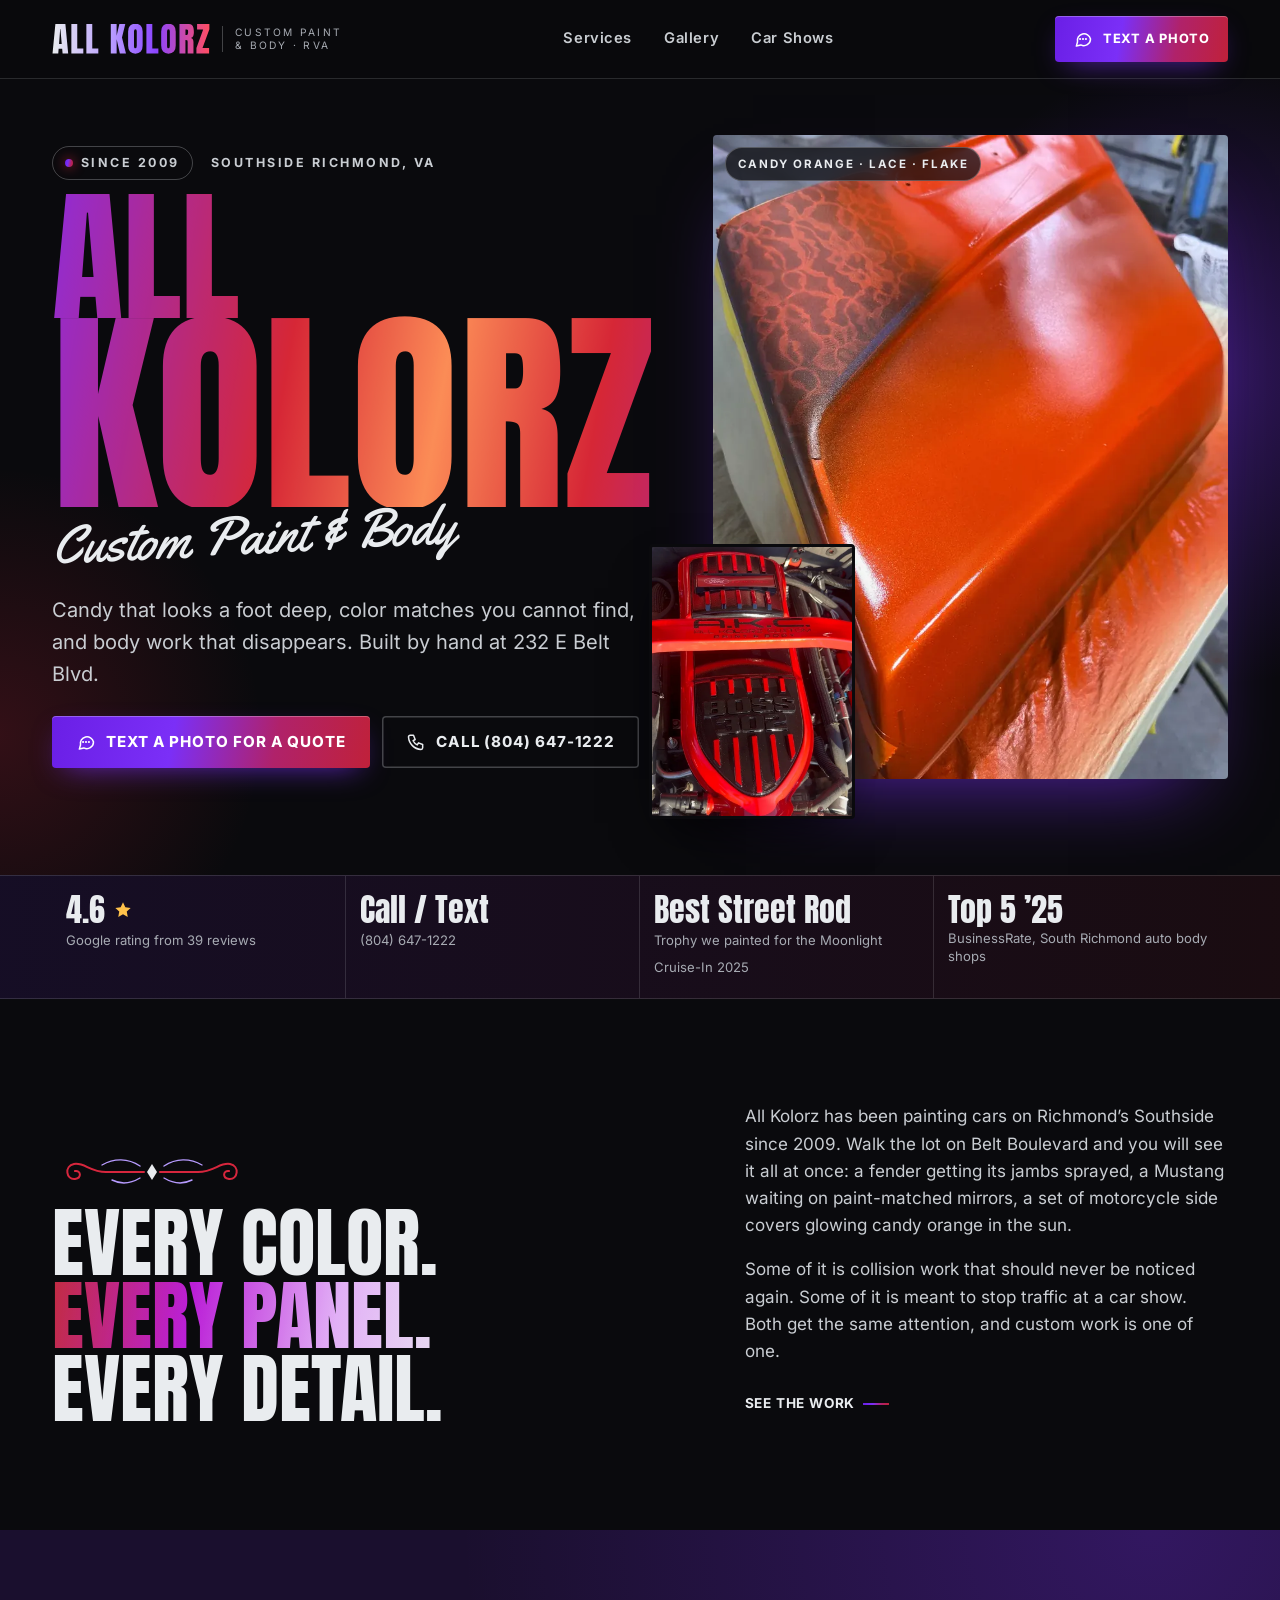
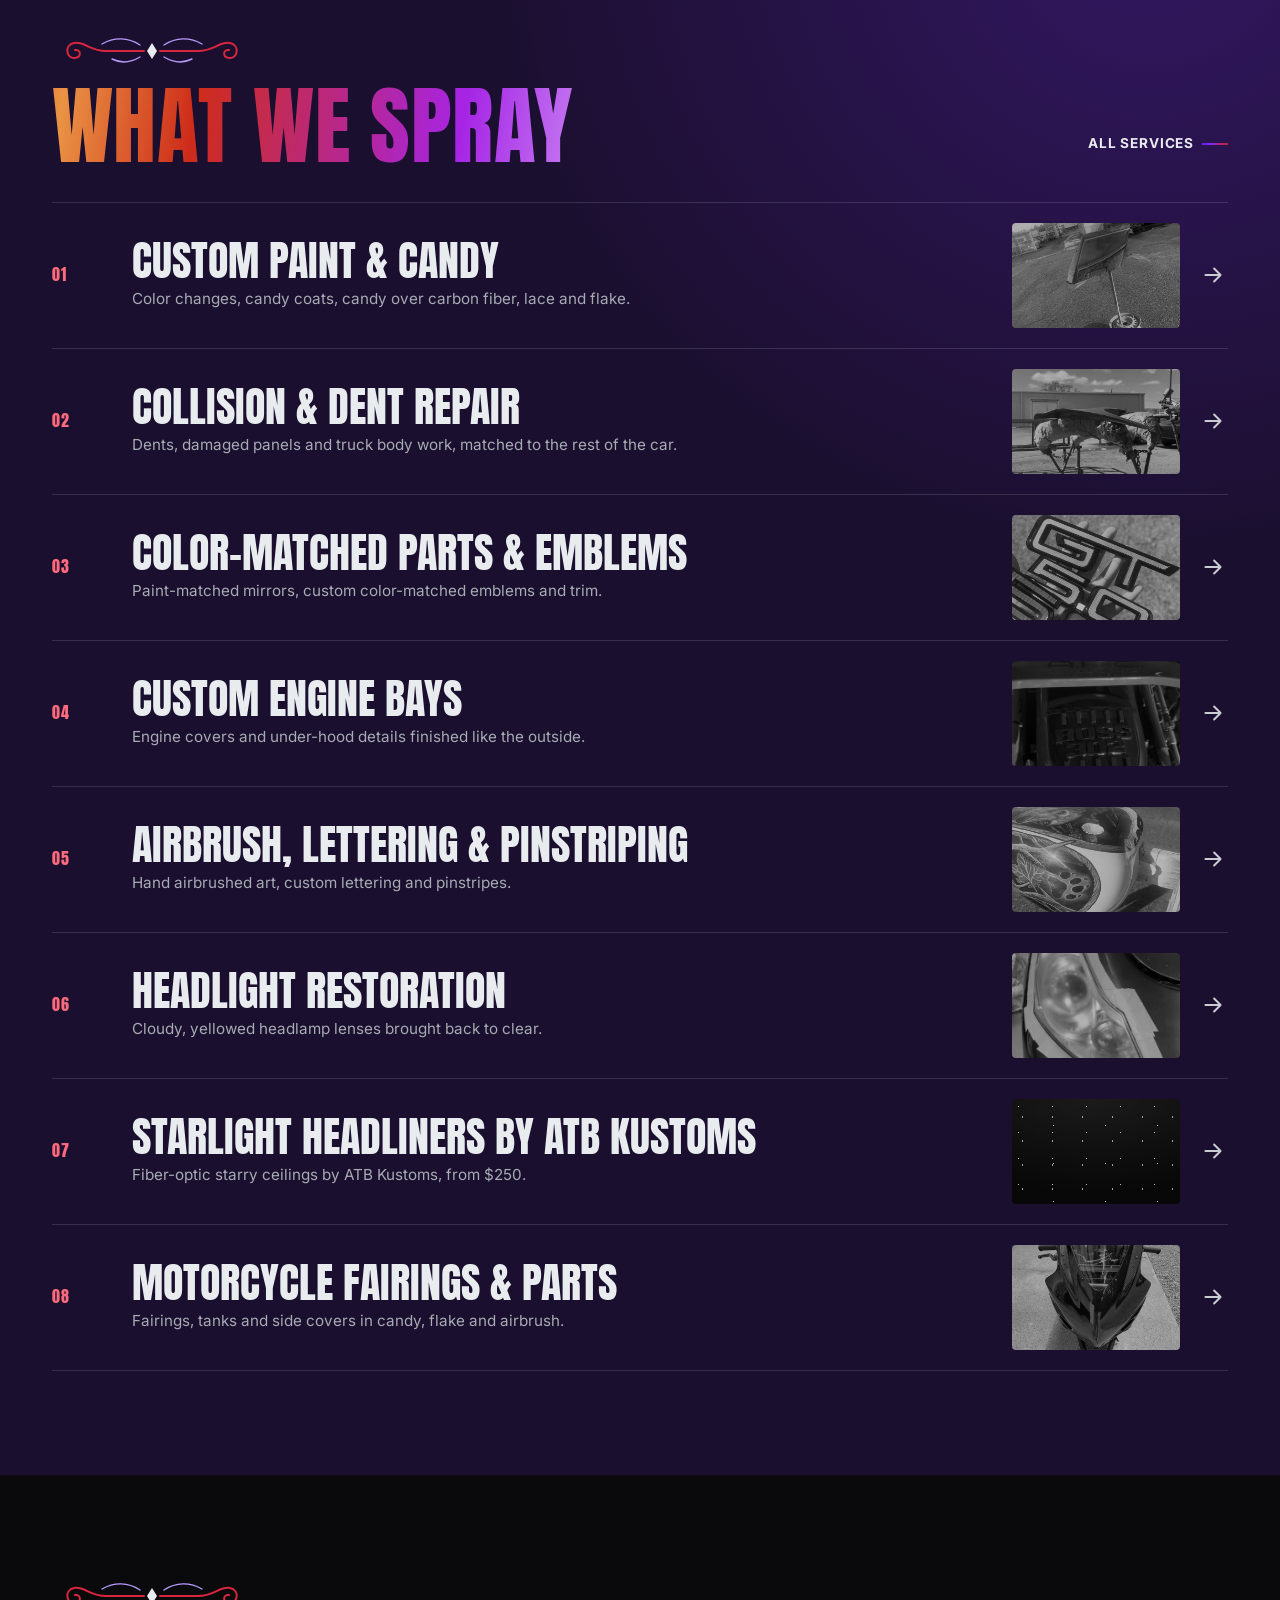
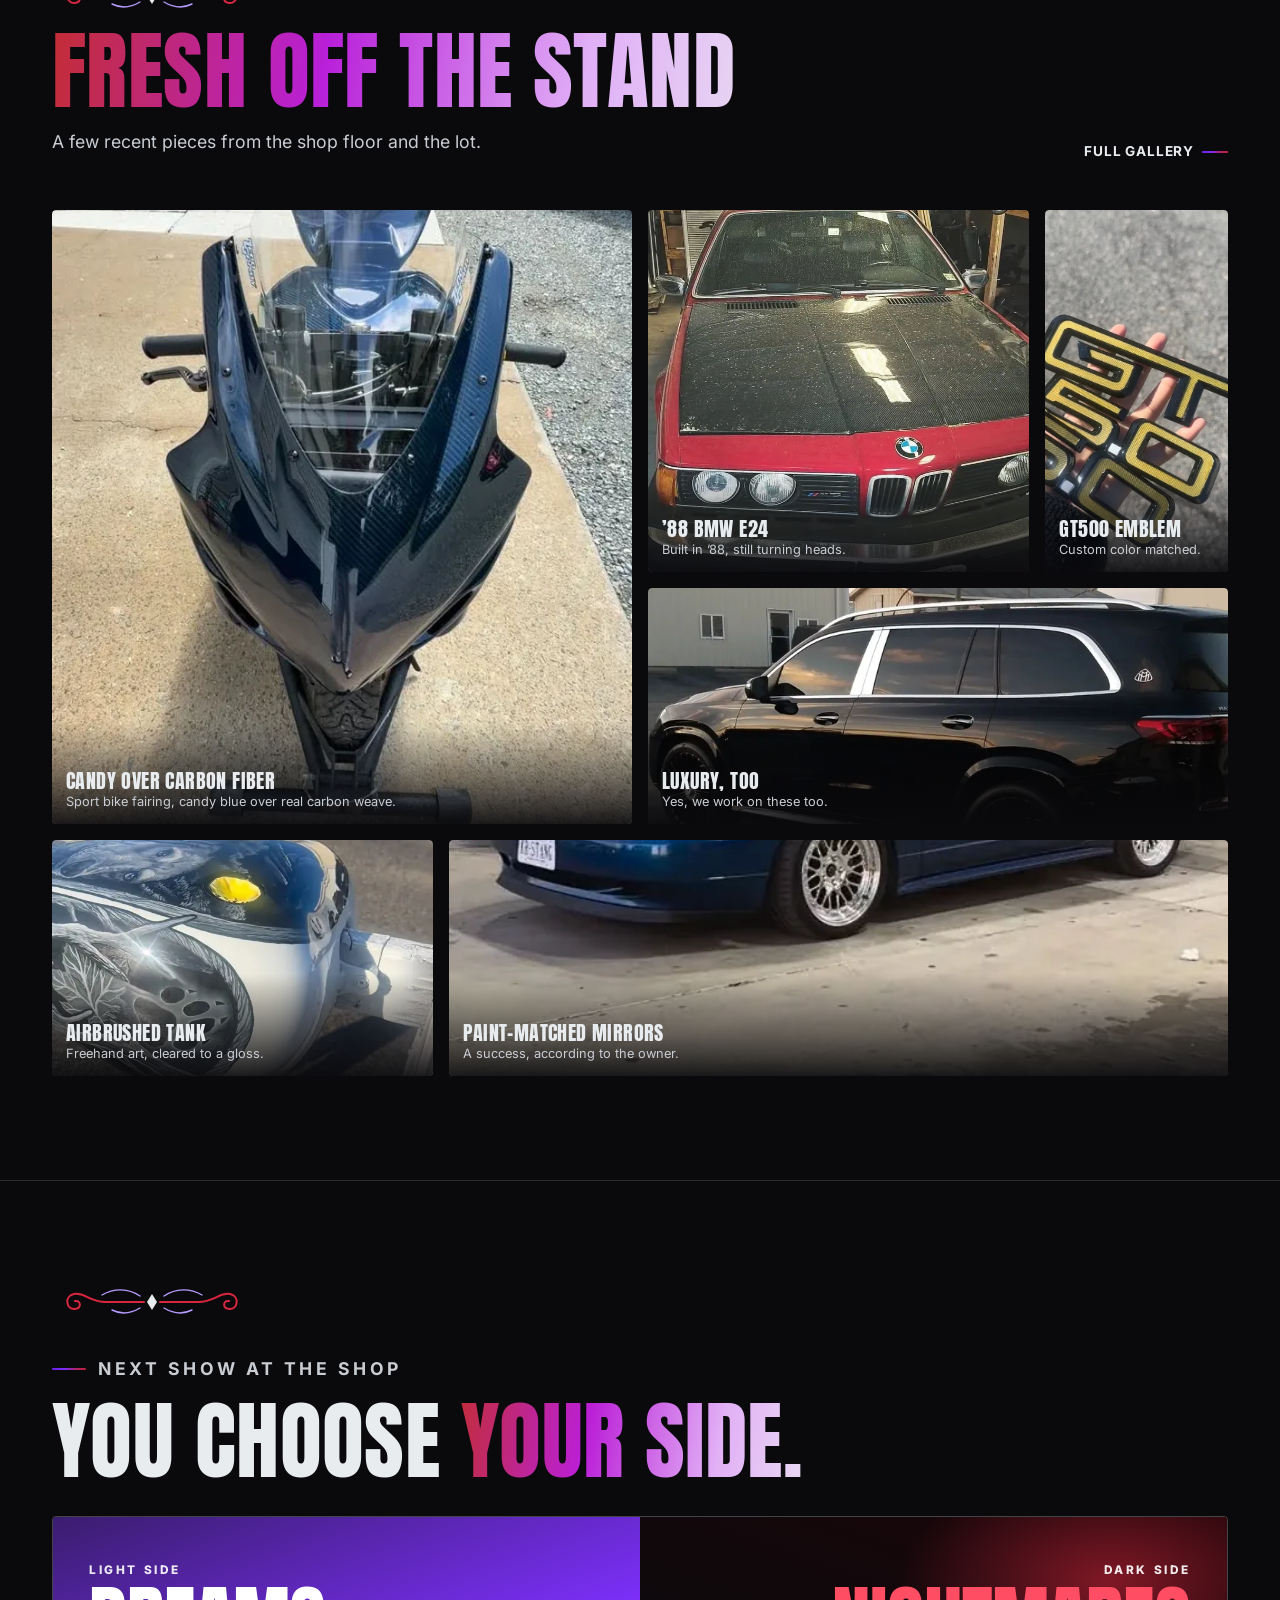
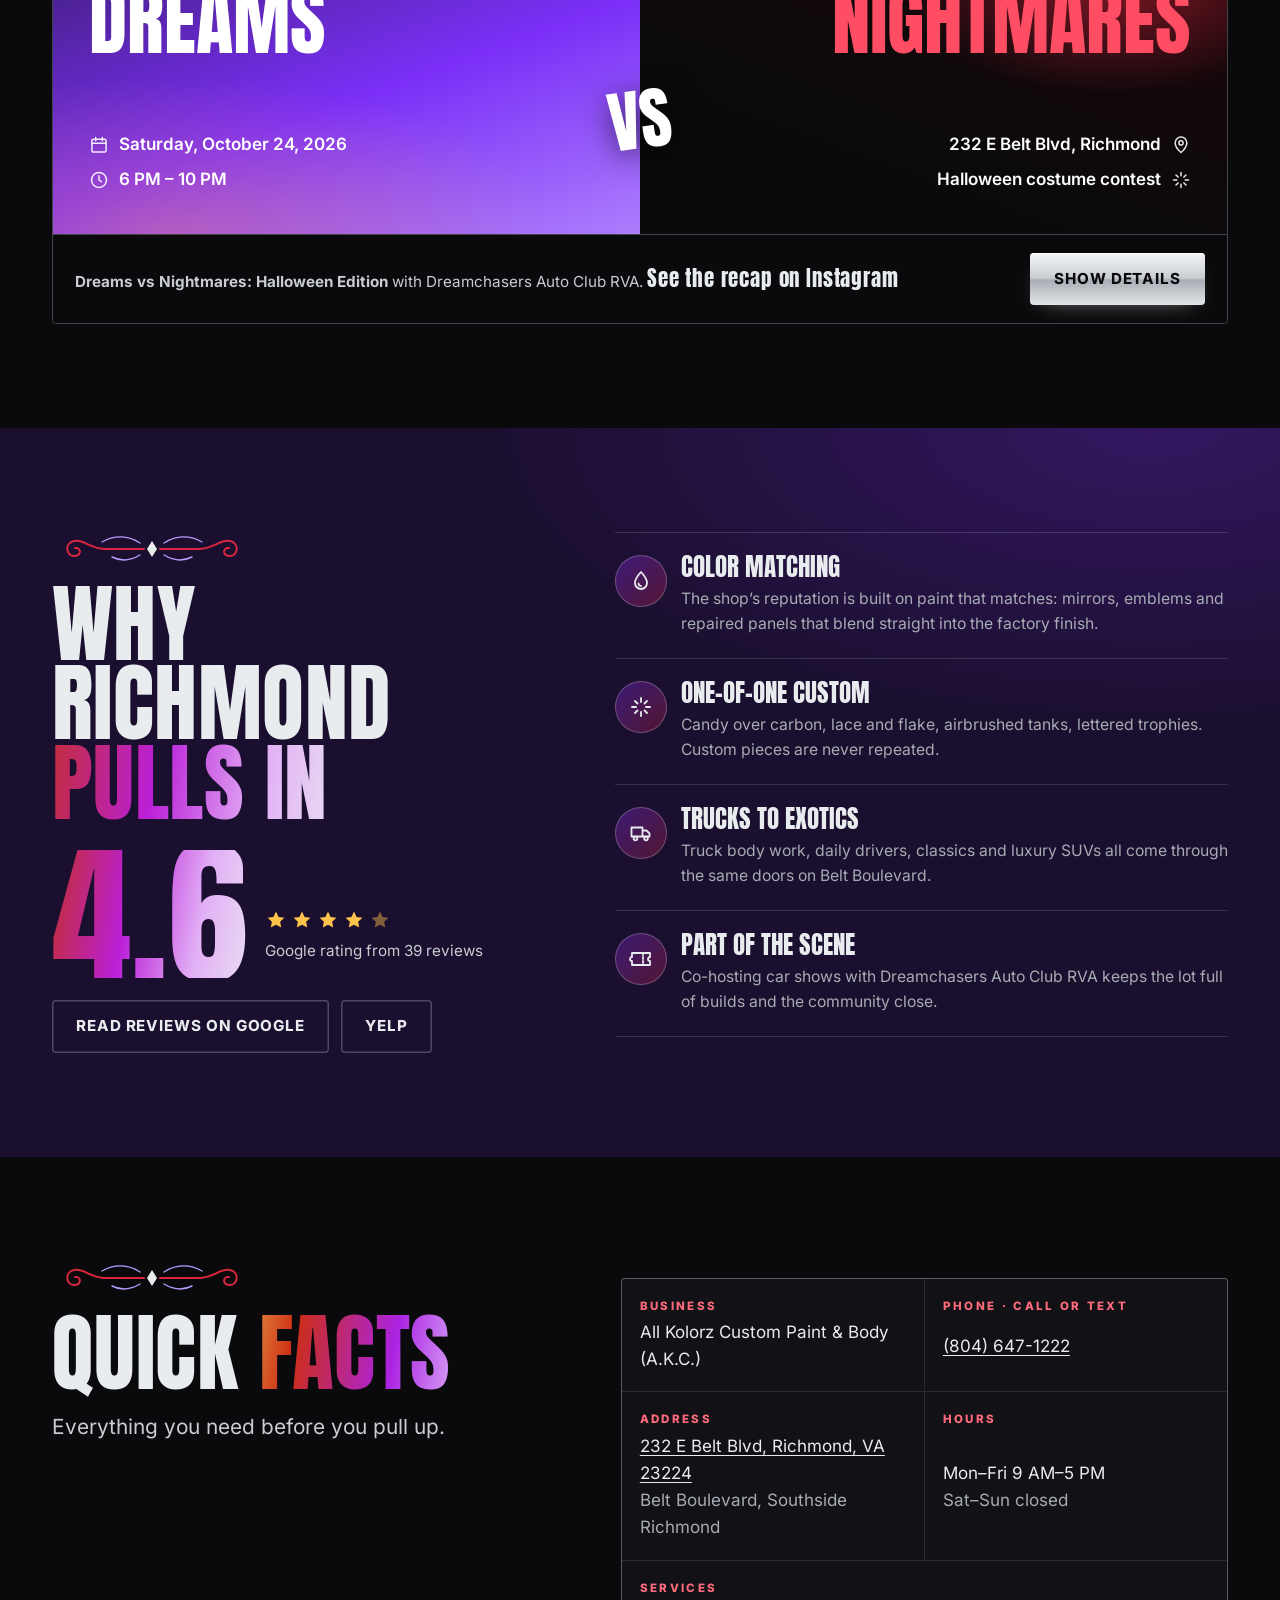
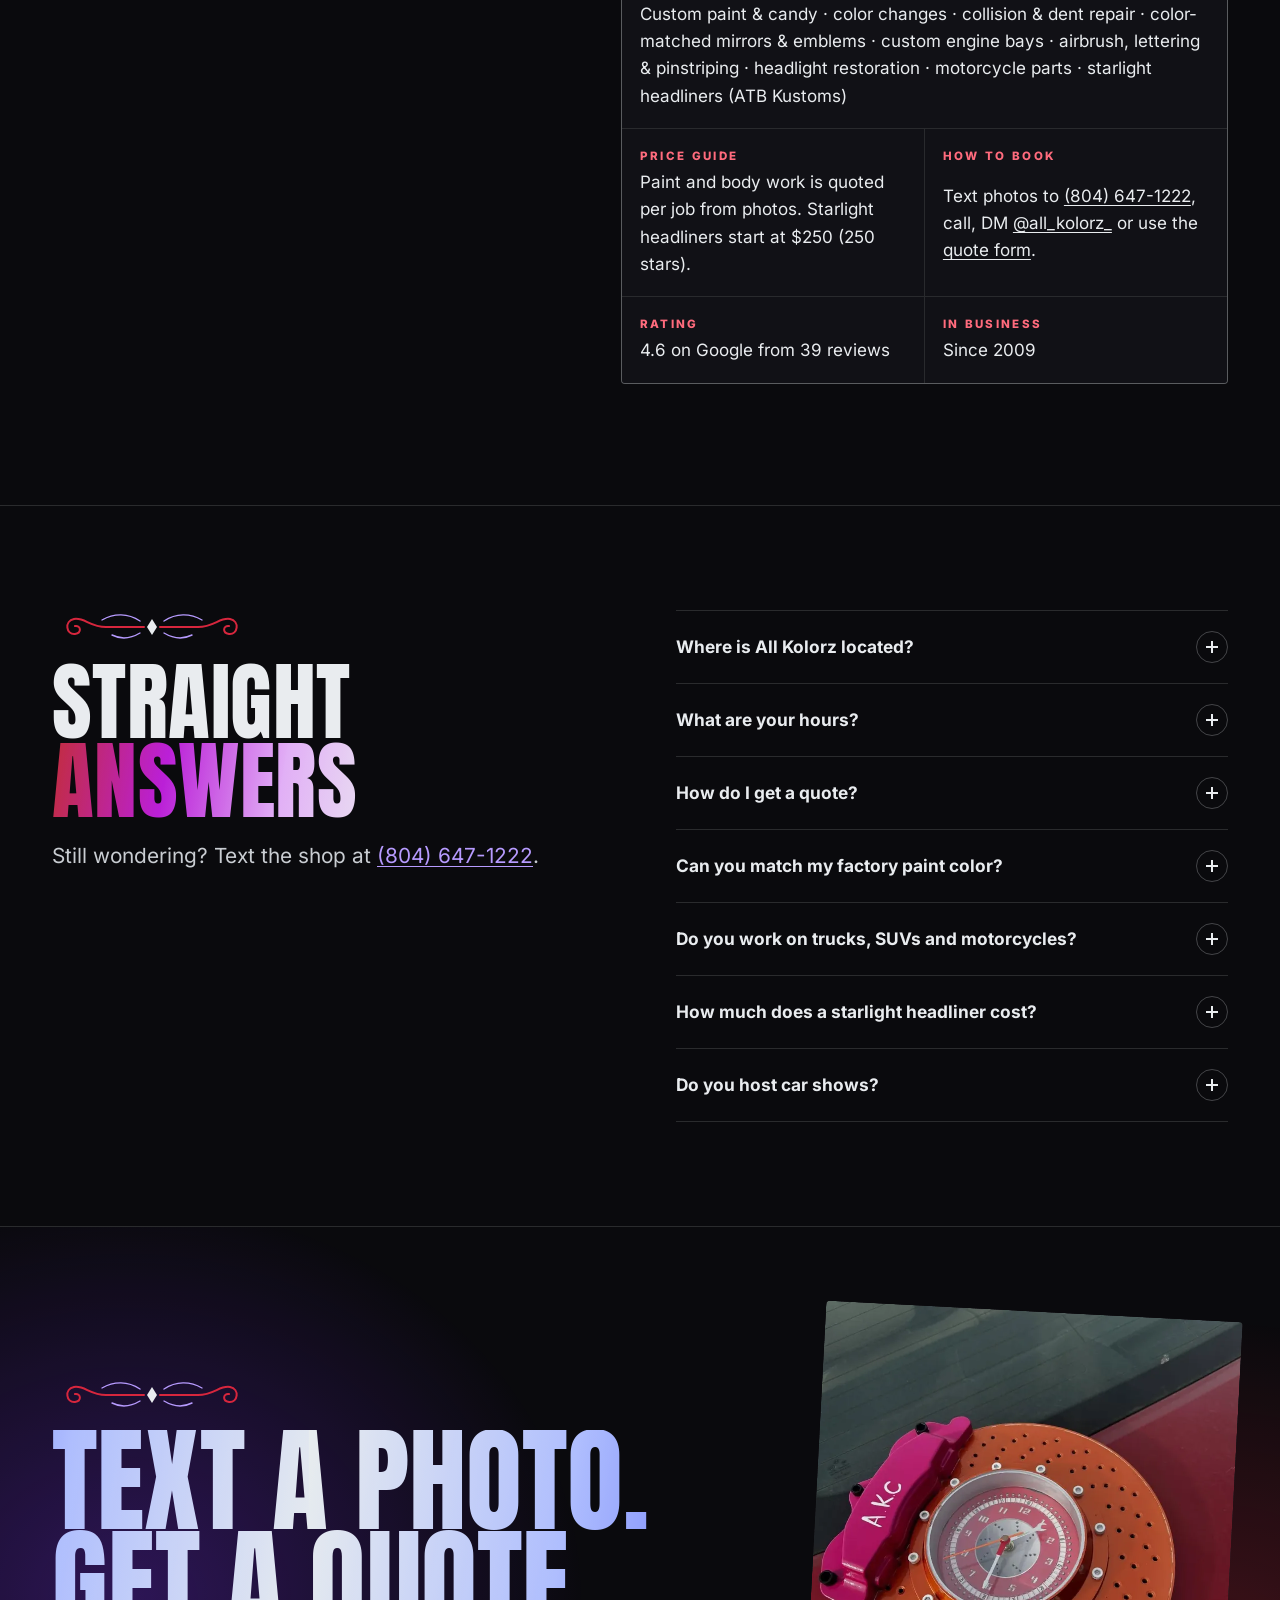
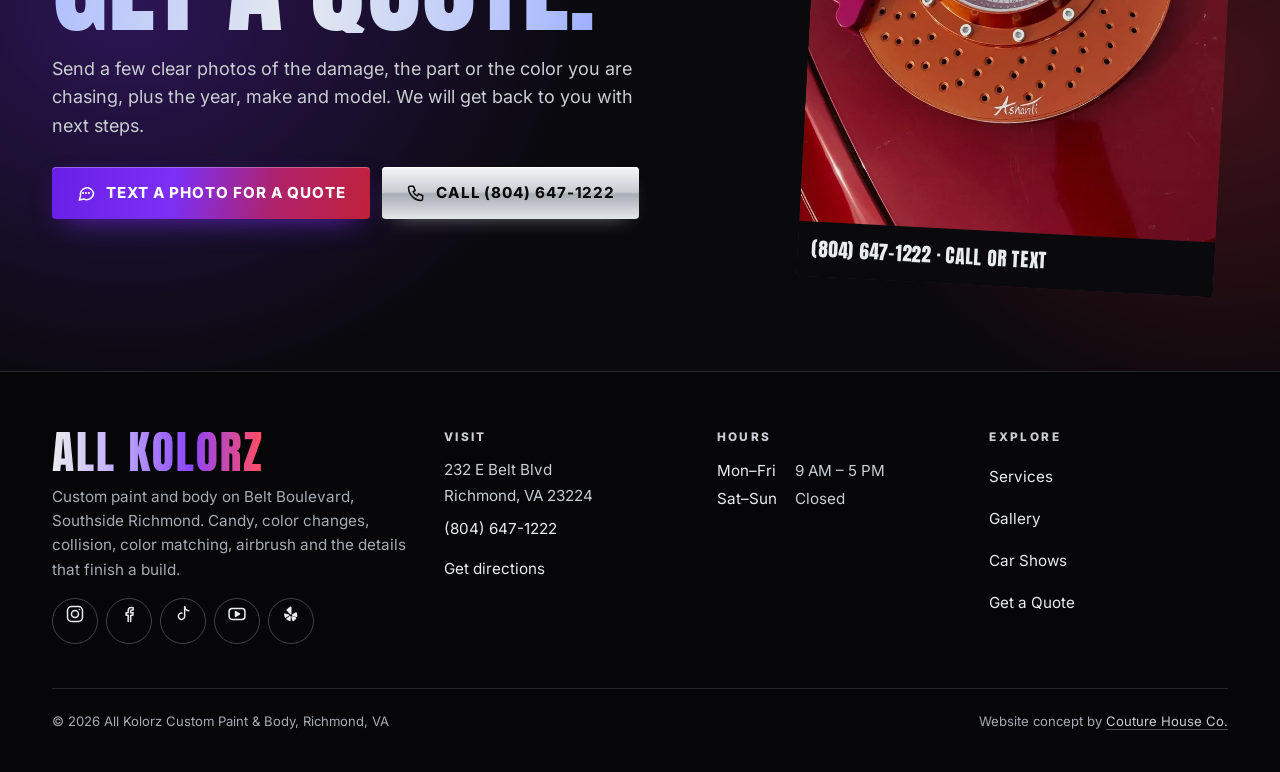
<file: index.html>
<!doctype html>
<html lang="en">
<head>
<meta charset="utf-8">
<meta name="viewport" content="width=device-width, initial-scale=1, viewport-fit=cover">
<title>All Kolorz Custom Paint &amp; Body | Richmond, VA</title>
<meta name="description" content="Custom paint, candy, collision repair and color matching on Belt Blvd in Southside Richmond, VA. Since 2009. Text a photo for a quote: (804) 647-1222.">
<link rel="canonical" href="https://all-kolorz-custom-paint-body.netlify.app/">
<meta name="theme-color" content="#0A0A0D">
<meta name="color-scheme" content="dark">
<meta name="robots" content="index, follow, max-image-preview:large">
<meta property="og:type" content="website">
<meta property="og:site_name" content="All Kolorz Custom Paint &amp; Body">
<meta property="og:title" content="All Kolorz Custom Paint &amp; Body | Richmond, VA">
<meta property="og:description" content="Custom paint, candy, collision repair and color matching on Belt Blvd in Southside Richmond, VA. Since 2009. Text a photo for a quote: (804) 647-1222.">
<meta property="og:url" content="https://all-kolorz-custom-paint-body.netlify.app/">
<meta property="og:image" content="https://all-kolorz-custom-paint-body.netlify.app/assets/img/og.jpg">
<meta property="og:image:width" content="1200">
<meta property="og:image:height" content="630">
<meta property="og:image:alt" content="All Kolorz Custom Paint and Body wordmark beside a candy orange motorcycle part">
<meta property="og:locale" content="en_US">
<meta name="twitter:card" content="summary_large_image">
<meta name="twitter:title" content="All Kolorz Custom Paint &amp; Body | Richmond, VA">
<meta name="twitter:description" content="Custom paint, candy, collision repair and color matching on Belt Blvd in Southside Richmond, VA. Since 2009. Text a photo for a quote: (804) 647-1222.">
<meta name="twitter:image" content="https://all-kolorz-custom-paint-body.netlify.app/assets/img/og.jpg">
<link rel="icon" href="favicon.svg" type="image/svg+xml">
<link rel="icon" href="assets/img/favicon-32.png" sizes="32x32" type="image/png">
<link rel="apple-touch-icon" href="assets/img/apple-touch-icon.png">
<link rel="manifest" href="site.webmanifest">
<link rel="preload" href="assets/fonts/anton-latin-400-normal.woff2" as="font" type="font/woff2" crossorigin>
<link rel="preload" href="assets/fonts/inter-latin-wght-normal.woff2" as="font" type="font/woff2" crossorigin>
<link rel="stylesheet" href="assets/css/fonts.css?v=20260930b">
<link rel="stylesheet" href="assets/css/site.css?v=20260930b">
<script>document.documentElement.classList.add('js')</script>
<script src="assets/js/site.js" defer></script>
<script type="application/ld+json">{"@context":"https://schema.org","@type":"AutoBodyShop","@id":"https://all-kolorz-custom-paint-body.netlify.app/#business","name":"All Kolorz Custom Paint & Body","alternateName":["All Kolorz","A.K.C. Paint & Body"],"url":"https://all-kolorz-custom-paint-body.netlify.app/","logo":"https://all-kolorz-custom-paint-body.netlify.app/assets/img/logo.png","image":["https://all-kolorz-custom-paint-body.netlify.app/assets/img/og.jpg","https://all-kolorz-custom-paint-body.netlify.app/assets/img/candy-orange-fairing-lace.webp","https://all-kolorz-custom-paint-body.netlify.app/assets/img/custom-engine-bay-boss-302.webp"],"description":"Custom paint and body shop on Belt Boulevard in Southside Richmond, VA: candy paint and color changes, collision and dent repair, color-matched parts and emblems, custom engine bays, airbrush, lettering, pinstriping, headlight restoration and starlight headliners.","telephone":"+1-804-647-1222","address":{"@type":"PostalAddress","streetAddress":"232 E Belt Blvd","addressLocality":"Richmond","addressRegion":"VA","postalCode":"23224","addressCountry":"US"},"openingHoursSpecification":[{"@type":"OpeningHoursSpecification","dayOfWeek":["Monday","Tuesday","Wednesday","Thursday","Friday"],"opens":"09:00","closes":"17:00"}],"foundingDate":"2009","areaServed":[{"@type":"City","name":"Richmond, VA"},{"@type":"Place","name":"Southside Richmond"},{"@type":"AdministrativeArea","name":"Chesterfield County, VA"},{"@type":"AdministrativeArea","name":"Henrico County, VA"}],"sameAs":["https://www.instagram.com/all_kolorz_/","https://www.facebook.com/allkolorz804/","https://www.tiktok.com/@allkolorzcustompaint","https://www.youtube.com/@AllKolorzCustomPaint","https://www.yelp.com/biz/all-kolorz-custom-paint-and-body-richmond"],"hasMap":"https://www.google.com/maps/search/?api=1&query=All+Kolorz+Custom+Paint+%26+Body+232+E+Belt+Blvd+Richmond+VA+23224","hasOfferCatalog":{"@type":"OfferCatalog","name":"Custom paint and body services","itemListElement":[{"@type":"Offer","itemOffered":{"@type":"Service","name":"Custom Paint & Candy","description":"Color changes, candy coats including candy over carbon fiber, lace and flake finishes.","url":"https://all-kolorz-custom-paint-body.netlify.app/services.html#custom-paint"}},{"@type":"Offer","itemOffered":{"@type":"Service","name":"Collision & Dent Repair","description":"Collision and dent repair, panel refinishing and truck body work, color matched to the car.","url":"https://all-kolorz-custom-paint-body.netlify.app/services.html#collision"}},{"@type":"Offer","itemOffered":{"@type":"Service","name":"Color-Matched Parts & Emblems","description":"Paint-matched mirrors, custom color-matched emblems and trim.","url":"https://all-kolorz-custom-paint-body.netlify.app/services.html#color-matched"}},{"@type":"Offer","itemOffered":{"@type":"Service","name":"Custom Engine Bays","description":"Custom-painted engine covers, bays and under-hood details.","url":"https://all-kolorz-custom-paint-body.netlify.app/services.html#engine-bays"}},{"@type":"Offer","itemOffered":{"@type":"Service","name":"Airbrush, Lettering & Pinstriping","description":"Hand airbrushed art, custom lettering and pinstriping on vehicles, parts and one-off pieces.","url":"https://all-kolorz-custom-paint-body.netlify.app/services.html#airbrush"}},{"@type":"Offer","itemOffered":{"@type":"Service","name":"Headlight Restoration","description":"Restoring cloudy, yellowed headlamp lenses.","url":"https://all-kolorz-custom-paint-body.netlify.app/services.html#headlights"}},{"@type":"Offer","itemOffered":{"@type":"Service","name":"Starlight Headliners by ATB Kustoms","description":"Fiber-optic starlight headliner installs with color and brightness control.","url":"https://all-kolorz-custom-paint-body.netlify.app/services.html#starlight"},"priceSpecification":{"@type":"PriceSpecification","minPrice":250,"maxPrice":900,"priceCurrency":"USD","description":"Starting prices from 250 to 1,200 stars; varies by vehicle"}},{"@type":"Offer","itemOffered":{"@type":"Service","name":"Motorcycle Fairings & Parts","description":"Paint, candy and airbrush for motorcycle fairings, tanks and side covers.","url":"https://all-kolorz-custom-paint-body.netlify.app/services.html#motorcycle"}}]},"aggregateRating":{"@type":"AggregateRating","ratingValue":"4.6","reviewCount":"39","bestRating":"5","worstRating":"1"}}</script>
<script type="application/ld+json">{"@context":"https://schema.org","@type":"WebSite","name":"All Kolorz Custom Paint & Body","url":"https://all-kolorz-custom-paint-body.netlify.app/","publisher":{"@id":"https://all-kolorz-custom-paint-body.netlify.app/#business"}}</script>
<script type="application/ld+json">{"@context":"https://schema.org","@type":"FAQPage","mainEntity":[{"@type":"Question","name":"Where is All Kolorz located?","acceptedAnswer":{"@type":"Answer","text":"All Kolorz Custom Paint &amp; Body is at 232 E Belt Blvd, Richmond, VA 23224, on Belt Boulevard in Southside Richmond."}},{"@type":"Question","name":"What are your hours?","acceptedAnswer":{"@type":"Answer","text":"Monday through Friday, 9 AM to 5 PM. The shop is closed Saturday and Sunday; evening car shows are announced on Instagram."}},{"@type":"Question","name":"How do I get a quote?","acceptedAnswer":{"@type":"Answer","text":"Text clear photos plus your vehicle year, make and model to (804) 647-1222, call, send a DM to @all_kolorz_ on Instagram, or fill out the quote form on this site. Every job is priced individually."}},{"@type":"Question","name":"Can you match my factory paint color?","acceptedAnswer":{"@type":"Answer","text":"Yes. Color matching is what the shop is known for, from paint-matched mirrors and emblems to panels blended back into the rest of the car."}},{"@type":"Question","name":"Do you work on trucks, SUVs and motorcycles?","acceptedAnswer":{"@type":"Answer","text":"Yes. The shop handles cars, trucks and SUVs, from daily drivers to luxury SUVs and classics, and paints motorcycle fairings, tanks and side covers."}},{"@type":"Question","name":"How much does a starlight headliner cost?","acceptedAnswer":{"@type":"Answer","text":"ATB Kustoms starlight packages start at $250 for 250 stars and run to $900 for 1,200 stars, with larger counts priced per vehicle. Prices vary by vehicle type."}},{"@type":"Question","name":"Do you host car shows?","acceptedAnswer":{"@type":"Answer","text":"Yes. All Kolorz co-hosts car shows with Dreamchasers Auto Club RVA at the shop. The next one is Dreams vs Nightmares: Halloween Edition on Saturday, October 24, 2026, 6 to 10 PM."}}]}</script>
</head><body>
<a class="skip" href="#main">Skip to content</a>
<header class="site-header">
  <div class="wrap">
    <a class="brand" href="index.html" aria-label="All Kolorz Custom Paint and Body, home"><svg class="" viewBox="0 31.7 460.4 86" role="img" aria-label="All Kolorz"><defs><linearGradient id="wm-h" x1="0" y1="0" x2="1" y2="0"><stop offset="0" stop-color="#E9ECEF"/><stop offset=".38" stop-color="#B79BFF"/><stop offset=".66" stop-color="#8B45FF"/><stop offset="1" stop-color="#FF4D63"/></linearGradient></defs><path fill="url(#wm-h)" d="M1.46484375 117.626953125 9.765625 31.689453125H38.916015625L47.0703125 117.626953125H30.810546875L29.58984375 103.759765625H19.23828125L18.1640625 117.626953125ZM20.458984375 90.0390625H28.271484375L24.51171875 46.337890625H23.73046875ZM56.34375 117.626953125V31.689453125H73.53125V102.978515625H91.20703125V117.626953125ZM100.08984375 117.626953125V31.689453125H117.27734375V102.978515625H134.953125V117.626953125ZM171.2734375 117.626953125V31.689453125H188.265625V66.11328125L196.2734375 31.689453125H213.55859375L203.939453125 71.044921875L215.560546875 117.626953125H197.73828125L188.36328125 76.025390625V117.626953125ZM242.998046875 118.408203125Q232.6953125 118.408203125 227.2509765625 112.1826171875Q221.806640625 105.95703125 221.806640625 94.189453125V53.369140625Q221.806640625 42.333984375 227.2021484375 36.62109375Q232.59765625 30.908203125 242.998046875 30.908203125Q253.3984375 30.908203125 258.7939453125 36.62109375Q264.189453125 42.333984375 264.189453125 53.369140625V94.189453125Q264.189453125 105.95703125 258.7451171875 112.1826171875Q253.30078125 118.408203125 242.998046875 118.408203125ZM243.14453125 102.587890625Q247.05078125 102.587890625 247.05078125 95.01953125V53.076171875Q247.05078125 46.728515625 243.2421875 46.728515625Q238.9453125 46.728515625 238.9453125 53.22265625V95.1171875Q238.9453125 99.12109375 239.921875 100.8544921875Q240.8984375 102.587890625 243.14453125 102.587890625ZM275.123046875 117.626953125V31.689453125H292.310546875V102.978515625H309.986328125V117.626953125ZM339.376953125 118.408203125Q329.07421875 118.408203125 323.6298828125 112.1826171875Q318.185546875 105.95703125 318.185546875 94.189453125V53.369140625Q318.185546875 42.333984375 323.5810546875 36.62109375Q328.9765625 30.908203125 339.376953125 30.908203125Q349.77734375 30.908203125 355.1728515625 36.62109375Q360.568359375 42.333984375 360.568359375 53.369140625V94.189453125Q360.568359375 105.95703125 355.1240234375 112.1826171875Q349.6796875 118.408203125 339.376953125 118.408203125ZM339.5234375 102.587890625Q343.4296875 102.587890625 343.4296875 95.01953125V53.076171875Q343.4296875 46.728515625 339.62109375 46.728515625Q335.32421875 46.728515625 335.32421875 53.22265625V95.1171875Q335.32421875 99.12109375 336.30078125 100.8544921875Q337.27734375 102.587890625 339.5234375 102.587890625ZM371.501953125 117.626953125V31.689453125H397.869140625Q404.4609375 31.689453125 407.830078125 34.6923828125Q411.19921875 37.6953125 412.3466796875 43.0908203125Q413.494140625 48.486328125 413.494140625 55.76171875Q413.494140625 62.79296875 411.7119140625 66.9921875Q409.9296875 71.19140625 404.998046875 72.802734375Q409.05078125 73.6328125 410.6865234375 76.8310546875Q412.322265625 80.029296875 412.322265625 85.107421875V117.626953125H395.37890625V83.984375Q395.37890625 80.224609375 393.8408203125 79.3212890625Q392.302734375 78.41796875 388.884765625 78.41796875V117.626953125ZM388.982421875 63.525390625H393.1328125Q396.697265625 63.525390625 396.697265625 55.76171875Q396.697265625 50.732421875 395.916015625 49.169921875Q395.134765625 47.607421875 392.986328125 47.607421875H388.982421875ZM420.912109375 117.626953125V102.001953125L440.58984375 47.509765625H422.81640625V31.689453125H458.705078125V46.728515625L438.685546875 101.806640625H457.875V117.626953125Z"/></svg><small>Custom Paint<br>&amp; Body &middot; RVA</small></a>
    <nav class="nav" aria-label="Primary"><ul><li><a href="services.html">Services</a></li><li><a href="gallery.html">Gallery</a></li><li><a href="car-shows.html">Car Shows</a></li></ul></nav>
    <a class="btn btn--candy header-cta" href="sms:+18046471222"><svg class="" viewBox="0 0 24 24" fill="none" stroke="currentColor" stroke-width="1.8" stroke-linecap="round" stroke-linejoin="round" aria-hidden="true" focusable="false"><path d="M21 12a8 8 0 0 1-11.6 7.1L4 20.5l1.4-4.9A8 8 0 1 1 21 12Z"/><path d="M8.5 12h.01M12 12h.01M15.5 12h.01" stroke-width="2.6"/></svg>Text a photo</a>
    <button class="menu-btn" type="button" aria-expanded="false" aria-controls="mobile-nav"><span class="bars" aria-hidden="true"></span><span class="menu-label">Menu</span></button>
  </div>
</header>
<nav class="mobile-nav" id="mobile-nav" aria-label="Mobile" hidden>
  <ul><li><a class="big" href="index.html" aria-current="page">Home<span>01</span></a></li><li><a class="big" href="services.html">Services<span>02</span></a></li><li><a class="big" href="gallery.html">Gallery<span>03</span></a></li><li><a class="big" href="car-shows.html">Car Shows<span>04</span></a></li><li><a class="big" href="quote.html">Get a Quote<span>05</span></a></li></ul>
  <div class="mn-contact">
    <a class="btn btn--candy" href="sms:+18046471222"><svg class="" viewBox="0 0 24 24" fill="none" stroke="currentColor" stroke-width="1.8" stroke-linecap="round" stroke-linejoin="round" aria-hidden="true" focusable="false"><path d="M21 12a8 8 0 0 1-11.6 7.1L4 20.5l1.4-4.9A8 8 0 1 1 21 12Z"/><path d="M8.5 12h.01M12 12h.01M15.5 12h.01" stroke-width="2.6"/></svg>Text a photo for a quote</a>
    <a class="btn btn--ghost" href="tel:+18046471222"><svg class="" viewBox="0 0 24 24" fill="none" stroke="currentColor" stroke-width="1.8" stroke-linecap="round" stroke-linejoin="round" aria-hidden="true" focusable="false"><path d="M5 4h4l2 5-2.5 1.5a11 11 0 0 0 5 5L15 13l5 2v4a2 2 0 0 1-2 2A16 16 0 0 1 3 6a2 2 0 0 1 2-2"/></svg>Call (804) 647-1222</a>
  </div>
  <p class="mn-meta">232 E Belt Blvd, Richmond, VA 23224<br>Mon&ndash;Fri 9 AM&ndash;5 PM</p>
</nav>
<main id="main">
<section class="hero" aria-labelledby="hero-h">
  <div class="wrap">
    <div class="hero__copy">
      <div class="hero__kicker"><span class="since">Since 2009</span><span>Southside Richmond, VA</span></div>
      <h1 id="hero-h"><span class="hero__word flip" data-hero><span class="l1">All</span><span class="l2">Kolorz</span></span><span class="hero__sub">Custom Paint &amp; Body</span></h1>
      <p class="hero__lead">Candy that looks a foot deep, color matches you cannot find, and body work that disappears. Built by hand at 232 E Belt Blvd.</p>
      <div class="btn-row">
        <a class="btn btn--candy" href="sms:+18046471222"><svg class="" viewBox="0 0 24 24" fill="none" stroke="currentColor" stroke-width="1.8" stroke-linecap="round" stroke-linejoin="round" aria-hidden="true" focusable="false"><path d="M21 12a8 8 0 0 1-11.6 7.1L4 20.5l1.4-4.9A8 8 0 1 1 21 12Z"/><path d="M8.5 12h.01M12 12h.01M15.5 12h.01" stroke-width="2.6"/></svg>Text a photo for a quote</a>
        <a class="btn btn--ghost" href="tel:+18046471222"><svg class="" viewBox="0 0 24 24" fill="none" stroke="currentColor" stroke-width="1.8" stroke-linecap="round" stroke-linejoin="round" aria-hidden="true" focusable="false"><path d="M5 4h4l2 5-2.5 1.5a11 11 0 0 0 5 5L15 13l5 2v4a2 2 0 0 1-2 2A16 16 0 0 1 3 6a2 2 0 0 1 2-2"/></svg>Call (804) 647-1222</a>
      </div>
    </div>
    <div class="hero__media">
      <div class="hero__main spray">
        <span class="hero__tag">Candy orange &middot; lace &middot; flake</span>
        <img src="assets/img/candy-orange-fairing-lace.webp" srcset="assets/img/candy-orange-fairing-lace-800.webp 800w, assets/img/candy-orange-fairing-lace.webp 1012w" sizes="(min-width:1024px) 46vw, 100vw" width="1012" height="1692" alt="Motorcycle fairing freshly sprayed in candy orange with a lace-pattern fade, drying in the paint booth" fetchpriority="high" decoding="async">
      </div>
      <div class="hero__inset"><img src="assets/img/custom-engine-bay-boss-302.webp" width="720" height="960" alt="Custom red and carbon Boss 302 engine cover with A.K.C. All Kolorz Custom lettering on the strut bar" decoding="async"></div>
    </div>
  </div>
</section>

<section class="trust" aria-label="Highlights">
  <ul class="wrap">
    <li><a href="https://www.google.com/maps/search/?api=1&query=All+Kolorz+Custom+Paint+%26+Body+232+E+Belt+Blvd+Richmond+VA+23224" rel="noopener" target="_blank"><span class="big">4.6 <svg viewBox="0 0 24 24" aria-hidden="true" focusable="false"><path fill="currentColor" d="M12 2.8l2.8 5.9 6.4.8-4.7 4.4 1.2 6.4L12 17.2l-5.7 3.1 1.2-6.4L2.8 9.5l6.4-.8z"/></svg></span><span class="small">Google rating from 39 reviews</span></a></li>
    <li><a href="sms:+18046471222"><span class="big">Call / Text</span><span class="small">(804) 647-1222</span></a></li>
    <li><a href="car-shows.html#trophy"><span class="big">Best Street Rod</span><span class="small">Trophy we painted for the Moonlight Cruise-In 2025</span></a></li>
    <li><span class="big">Top 5 &rsquo;25</span><span class="small">BusinessRate, South Richmond auto body shops</span></li>
  </ul>
</section>

<section class="sec" aria-labelledby="man-h">
  <div class="wrap manifesto">
    <div class="rise">
      <svg class="pin" viewBox="0 0 200 34" aria-hidden="true" focusable="false"><path class="p1" pathLength="1" d="M108 17 H146 C162 17 168 7 178 9 C188 11 186 25 177 24 C170 23 171 15 177 16"/><path class="p1" pathLength="1" d="M92 17 H54 C38 17 32 7 22 9 C12 11 14 25 23 24 C30 23 29 15 23 16"/><path class="p2" pathLength="1" d="M112 11 C124 3 138 3 150 10"/><path class="p2" pathLength="1" d="M88 11 C76 3 62 3 50 10"/><path class="p2" pathLength="1" d="M112 23 C122 29 132 29 140 25"/><path class="p2" pathLength="1" d="M88 23 C78 29 68 29 60 25"/><path class="p3" d="M100 9 L105 17 L100 25 L95 17 Z"/></svg>
      <h2 id="man-h" class="manifesto__big">Every color.<br><em class="flip">Every panel.</em><br>Every detail.</h2>
    </div>
    <div class="manifesto__copy rise">
      <p>All Kolorz has been painting cars on Richmond&rsquo;s Southside since 2009. Walk the lot on Belt Boulevard and you will see it all at once: a fender getting its jambs sprayed, a Mustang waiting on paint-matched mirrors, a set of motorcycle side covers glowing candy orange in the sun.</p>
      <p>Some of it is collision work that should never be noticed again. Some of it is meant to stop traffic at a car show. Both get the same attention, and custom work is one of one.</p>
      <a class="textlink" href="gallery.html">See the work</a>
    </div>
  </div>
</section>

<section class="sec sec--plum" aria-labelledby="svc-h">
  <div class="wrap">
    <div class="sec__head sec__head--row">
      <div>
        <svg class="pin" viewBox="0 0 200 34" aria-hidden="true" focusable="false"><path class="p1" pathLength="1" d="M108 17 H146 C162 17 168 7 178 9 C188 11 186 25 177 24 C170 23 171 15 177 16"/><path class="p1" pathLength="1" d="M92 17 H54 C38 17 32 7 22 9 C12 11 14 25 23 24 C30 23 29 15 23 16"/><path class="p2" pathLength="1" d="M112 11 C124 3 138 3 150 10"/><path class="p2" pathLength="1" d="M88 11 C76 3 62 3 50 10"/><path class="p2" pathLength="1" d="M112 23 C122 29 132 29 140 25"/><path class="p2" pathLength="1" d="M88 23 C78 29 68 29 60 25"/><path class="p3" d="M100 9 L105 17 L100 25 L95 17 Z"/></svg>
        <h2 id="svc-h" class="h2 flip">What we spray</h2>
      </div>
      <a class="textlink" href="services.html">All services</a>
    </div>
    <ol class="svc-index"><li><a href="services.html#custom-paint"><span class="num">01</span><span class="name">Custom Paint &amp; Candy<span class="desc">Color changes, candy coats, candy over carbon fiber, lace and flake.</span></span><span class="thumb"><img src="assets/img/candy-orange-side-cover.webp" width="720" height="405" alt="Candy orange side cover" loading="lazy" decoding="async"></span><svg class="arr" viewBox="0 0 24 24" fill="none" stroke="currentColor" stroke-width="1.8" stroke-linecap="round" stroke-linejoin="round" aria-hidden="true" focusable="false"><path d="M5 12h14M13 6l6 6-6 6"/></svg></a></li><li><a href="services.html#collision"><span class="num">02</span><span class="name">Collision &amp; Dent Repair<span class="desc">Dents, damaged panels and truck body work, matched to the rest of the car.</span></span><span class="thumb"><img src="assets/img/fender-jamb-spray.webp" width="576" height="1136" alt="Fender jambs being sprayed" loading="lazy" decoding="async"></span><svg class="arr" viewBox="0 0 24 24" fill="none" stroke="currentColor" stroke-width="1.8" stroke-linecap="round" stroke-linejoin="round" aria-hidden="true" focusable="false"><path d="M5 12h14M13 6l6 6-6 6"/></svg></a></li><li><a href="services.html#color-matched"><span class="num">03</span><span class="name">Color-Matched Parts &amp; Emblems<span class="desc">Paint-matched mirrors, custom color-matched emblems and trim.</span></span><span class="thumb"><img src="assets/img/gt500-color-matched-emblem.webp" width="640" height="943" alt="Custom GT500 emblem" loading="lazy" decoding="async"></span><svg class="arr" viewBox="0 0 24 24" fill="none" stroke="currentColor" stroke-width="1.8" stroke-linecap="round" stroke-linejoin="round" aria-hidden="true" focusable="false"><path d="M5 12h14M13 6l6 6-6 6"/></svg></a></li><li><a href="services.html#engine-bays"><span class="num">04</span><span class="name">Custom Engine Bays<span class="desc">Engine covers and under-hood details finished like the outside.</span></span><span class="thumb"><img src="assets/img/custom-engine-bay-boss-302.webp" width="720" height="960" alt="Custom Boss 302 engine bay" loading="lazy" decoding="async"></span><svg class="arr" viewBox="0 0 24 24" fill="none" stroke="currentColor" stroke-width="1.8" stroke-linecap="round" stroke-linejoin="round" aria-hidden="true" focusable="false"><path d="M5 12h14M13 6l6 6-6 6"/></svg></a></li><li><a href="services.html#airbrush"><span class="num">05</span><span class="name">Airbrush, Lettering &amp; Pinstriping<span class="desc">Hand airbrushed art, custom lettering and pinstripes.</span></span><span class="thumb"><img src="assets/img/airbrushed-motorcycle-tank.webp" width="640" height="830" alt="Airbrushed motorcycle tank" loading="lazy" decoding="async"></span><svg class="arr" viewBox="0 0 24 24" fill="none" stroke="currentColor" stroke-width="1.8" stroke-linecap="round" stroke-linejoin="round" aria-hidden="true" focusable="false"><path d="M5 12h14M13 6l6 6-6 6"/></svg></a></li><li><a href="services.html#headlights"><span class="num">06</span><span class="name">Headlight Restoration<span class="desc">Cloudy, yellowed headlamp lenses brought back to clear.</span></span><span class="thumb"><img src="assets/img/headlamp-restoration-prep.webp" srcset="assets/img/headlamp-restoration-prep-800.webp 800w, assets/img/headlamp-restoration-prep.webp 1440w" sizes="180px" width="1440" height="1800" alt="Headlamp masked for restoration" loading="lazy" decoding="async"></span><svg class="arr" viewBox="0 0 24 24" fill="none" stroke="currentColor" stroke-width="1.8" stroke-linecap="round" stroke-linejoin="round" aria-hidden="true" focusable="false"><path d="M5 12h14M13 6l6 6-6 6"/></svg></a></li><li><a href="services.html#starlight"><span class="num">07</span><span class="name">Starlight Headliners by ATB Kustoms<span class="desc">Fiber-optic starry ceilings by ATB Kustoms, from $250.</span></span><span class="thumb thumb--stars" aria-hidden="true"></span><svg class="arr" viewBox="0 0 24 24" fill="none" stroke="currentColor" stroke-width="1.8" stroke-linecap="round" stroke-linejoin="round" aria-hidden="true" focusable="false"><path d="M5 12h14M13 6l6 6-6 6"/></svg></a></li><li><a href="services.html#motorcycle"><span class="num">08</span><span class="name">Motorcycle Fairings &amp; Parts<span class="desc">Fairings, tanks and side covers in candy, flake and airbrush.</span></span><span class="thumb"><img src="assets/img/candy-over-carbon-fiber-fairing.webp" width="640" height="1068" alt="Candy over carbon fiber fairing" loading="lazy" decoding="async"></span><svg class="arr" viewBox="0 0 24 24" fill="none" stroke="currentColor" stroke-width="1.8" stroke-linecap="round" stroke-linejoin="round" aria-hidden="true" focusable="false"><path d="M5 12h14M13 6l6 6-6 6"/></svg></a></li></ol>
  </div>
</section>

<section class="sec" aria-labelledby="builds-h">
  <div class="wrap">
    <div class="sec__head sec__head--row">
      <div>
        <svg class="pin" viewBox="0 0 200 34" aria-hidden="true" focusable="false"><path class="p1" pathLength="1" d="M108 17 H146 C162 17 168 7 178 9 C188 11 186 25 177 24 C170 23 171 15 177 16"/><path class="p1" pathLength="1" d="M92 17 H54 C38 17 32 7 22 9 C12 11 14 25 23 24 C30 23 29 15 23 16"/><path class="p2" pathLength="1" d="M112 11 C124 3 138 3 150 10"/><path class="p2" pathLength="1" d="M88 11 C76 3 62 3 50 10"/><path class="p2" pathLength="1" d="M112 23 C122 29 132 29 140 25"/><path class="p2" pathLength="1" d="M88 23 C78 29 68 29 60 25"/><path class="p3" d="M100 9 L105 17 L100 25 L95 17 Z"/></svg>
        <h2 id="builds-h" class="h2 flip">Fresh off the stand</h2>
        <p>A few recent pieces from the shop floor and the lot.</p>
      </div>
      <a class="textlink" href="gallery.html">Full gallery</a>
    </div>
    <div class="builds">
      <figure class="build build--a spray"><img src="assets/img/candy-over-carbon-fiber-fairing.webp" width="640" height="1068" alt="Sport bike front fairing in deep blue candy laid over carbon fiber weave" loading="lazy" decoding="async"><figcaption><b>Candy over carbon fiber</b>Sport bike fairing, candy blue over real carbon weave.</figcaption></figure>
      <figure class="build build--b spray"><img src="assets/img/bmw-e24-1988-refinish.webp" width="720" height="1280" alt="Red 1988 BMW E24 coupe with a carbon hood parked inside the All Kolorz shop" loading="lazy" decoding="async"><figcaption><b>&rsquo;88 BMW E24</b>Built in &rsquo;88, still turning heads.</figcaption></figure>
      <figure class="build build--c spray"><img src="assets/img/gt500-color-matched-emblem.webp" width="640" height="943" alt="Custom GT500 emblem finished in gold and gloss black, held in hand" loading="lazy" decoding="async"><figcaption><b>GT500 emblem</b>Custom color matched.</figcaption></figure>
      <figure class="build build--d spray"><img src="assets/img/maybach-gls-black-paint.webp" srcset="assets/img/maybach-gls-black-paint-800.webp 800w, assets/img/maybach-gls-black-paint.webp 1440w" sizes="(min-width:768px) 48vw, 100vw" width="1440" height="1037" alt="Black Mercedes-Maybach GLS SUV with a deep gloss finish parked outside the shop at sunset" loading="lazy" decoding="async"><figcaption><b>Luxury, too</b>Yes, we work on these too.</figcaption></figure>
      <figure class="build build--e spray"><img src="assets/img/airbrushed-motorcycle-tank.webp" width="640" height="830" alt="Motorcycle gas tank with a hand airbrushed grayscale mural of leaves and animal tracks" loading="lazy" decoding="async"><figcaption><b>Airbrushed tank</b>Freehand art, cleared to a gloss.</figcaption></figure>
      <figure class="build build--f spray"><img src="assets/img/mustang-paint-matched-mirrors.webp" width="640" height="909" alt="Blue SN95 Ford Mustang with paint-matched mirrors at a gas station at dusk" style="object-position:50% 70%" loading="lazy" decoding="async"><figcaption><b>Paint-matched mirrors</b>A success, according to the owner.</figcaption></figure>
    </div>
  </div>
</section>

<section class="sec sec--line" aria-labelledby="event-h" id="next-show">
  <div class="wrap">
    <div class="sec__head">
      <svg class="pin" viewBox="0 0 200 34" aria-hidden="true" focusable="false"><path class="p1" pathLength="1" d="M108 17 H146 C162 17 168 7 178 9 C188 11 186 25 177 24 C170 23 171 15 177 16"/><path class="p1" pathLength="1" d="M92 17 H54 C38 17 32 7 22 9 C12 11 14 25 23 24 C30 23 29 15 23 16"/><path class="p2" pathLength="1" d="M112 11 C124 3 138 3 150 10"/><path class="p2" pathLength="1" d="M88 11 C76 3 62 3 50 10"/><path class="p2" pathLength="1" d="M112 23 C122 29 132 29 140 25"/><path class="p2" pathLength="1" d="M88 23 C78 29 68 29 60 25"/><path class="p3" d="M100 9 L105 17 L100 25 L95 17 Z"/></svg>
      <p class="eyebrow">Next show at the shop</p>
      <h2 id="event-h" class="h2">You choose <span class="flip">your side.</span></h2>
    </div>
    <div class="event rise">
      <div class="event__side event__light">
        <p class="event__label">Light side</p>
        <p class="event__title">Dreams</p>
        <div class="event__meta">
          <div><svg class="" viewBox="0 0 24 24" fill="none" stroke="currentColor" stroke-width="1.8" stroke-linecap="round" stroke-linejoin="round" aria-hidden="true" focusable="false"><rect x="3.5" y="5" width="17" height="15.5" rx="2"/><path d="M3.5 10h17M8 3v4M16 3v4"/></svg><span>Saturday, October 24, 2026</span></div>
          <div><svg class="" viewBox="0 0 24 24" fill="none" stroke="currentColor" stroke-width="1.8" stroke-linecap="round" stroke-linejoin="round" aria-hidden="true" focusable="false"><circle cx="12" cy="12" r="9"/><path d="M12 7v5l3 2"/></svg><span>6 PM &ndash; 10 PM</span></div>
        </div>
      </div>
      <span class="event__vs" aria-hidden="true">VS</span>
      <div class="event__side event__dark">
        <p class="event__label">Dark side</p>
        <p class="event__title">Nightmares</p>
        <div class="event__meta">
          <div><span>232 E Belt Blvd, Richmond</span><svg class="" viewBox="0 0 24 24" fill="none" stroke="currentColor" stroke-width="1.8" stroke-linecap="round" stroke-linejoin="round" aria-hidden="true" focusable="false"><path d="M12 21s-7-6.2-7-11.5a7 7 0 0 1 14 0C19 14.8 12 21 12 21Z"/><circle cx="12" cy="9.5" r="2.5"/></svg></div>
          <div><span>Halloween costume contest</span><svg class="" viewBox="0 0 24 24" fill="none" stroke="currentColor" stroke-width="1.8" stroke-linecap="round" stroke-linejoin="round" aria-hidden="true" focusable="false"><path d="M12 3v4M12 17v4M3 12h4M17 12h4M6 6l2.5 2.5M15.5 15.5 18 18M6 18l2.5-2.5M15.5 8.5 18 6"/></svg></div>
        </div>
      </div>
      <div class="event__foot">
        <p><strong>Dreams vs Nightmares: Halloween Edition</strong> with Dreamchasers Auto Club RVA. <span class="countdown" data-countdown="2026-10-24T18:00:00-04:00" data-after="See the recap on Instagram"></span></p>
        <a class="btn btn--chrome" href="car-shows.html#dreams-vs-nightmares">Show details</a>
      </div>
    </div>
  </div>
</section>

<section class="sec sec--plum" aria-labelledby="rep-h">
  <div class="wrap rep">
    <div class="rise">
      <svg class="pin" viewBox="0 0 200 34" aria-hidden="true" focusable="false"><path class="p1" pathLength="1" d="M108 17 H146 C162 17 168 7 178 9 C188 11 186 25 177 24 C170 23 171 15 177 16"/><path class="p1" pathLength="1" d="M92 17 H54 C38 17 32 7 22 9 C12 11 14 25 23 24 C30 23 29 15 23 16"/><path class="p2" pathLength="1" d="M112 11 C124 3 138 3 150 10"/><path class="p2" pathLength="1" d="M88 11 C76 3 62 3 50 10"/><path class="p2" pathLength="1" d="M112 23 C122 29 132 29 140 25"/><path class="p2" pathLength="1" d="M88 23 C78 29 68 29 60 25"/><path class="p3" d="M100 9 L105 17 L100 25 L95 17 Z"/></svg>
      <h2 id="rep-h" class="h2">Why Richmond<br><span class="flip">pulls in</span></h2>
      <div class="rep__score" style="margin-top:28px">
        <span class="rep__num flip">4.6</span>
        <div><div class="rep__stars" aria-hidden="true"><svg viewBox="0 0 24 24" aria-hidden="true" focusable="false"><path fill="currentColor" d="M12 2.8l2.8 5.9 6.4.8-4.7 4.4 1.2 6.4L12 17.2l-5.7 3.1 1.2-6.4L2.8 9.5l6.4-.8z"/></svg><svg viewBox="0 0 24 24" aria-hidden="true" focusable="false"><path fill="currentColor" d="M12 2.8l2.8 5.9 6.4.8-4.7 4.4 1.2 6.4L12 17.2l-5.7 3.1 1.2-6.4L2.8 9.5l6.4-.8z"/></svg><svg viewBox="0 0 24 24" aria-hidden="true" focusable="false"><path fill="currentColor" d="M12 2.8l2.8 5.9 6.4.8-4.7 4.4 1.2 6.4L12 17.2l-5.7 3.1 1.2-6.4L2.8 9.5l6.4-.8z"/></svg><svg viewBox="0 0 24 24" aria-hidden="true" focusable="false"><path fill="currentColor" d="M12 2.8l2.8 5.9 6.4.8-4.7 4.4 1.2 6.4L12 17.2l-5.7 3.1 1.2-6.4L2.8 9.5l6.4-.8z"/></svg><span style="opacity:.45;display:flex"><svg viewBox="0 0 24 24" aria-hidden="true" focusable="false"><path fill="currentColor" d="M12 2.8l2.8 5.9 6.4.8-4.7 4.4 1.2 6.4L12 17.2l-5.7 3.1 1.2-6.4L2.8 9.5l6.4-.8z"/></svg></span></div><p class="rep__count">Google rating from 39 reviews</p></div>
      </div>
      <div class="btn-row" style="margin-top:22px">
        <a class="btn btn--ghost" href="https://www.google.com/maps/search/?api=1&query=All+Kolorz+Custom+Paint+%26+Body+232+E+Belt+Blvd+Richmond+VA+23224" rel="noopener" target="_blank">Read reviews on Google</a>
        <a class="btn btn--ghost" href="https://www.yelp.com/biz/all-kolorz-custom-paint-and-body-richmond" rel="noopener" target="_blank">Yelp</a>
      </div>
    </div>
    <ul class="themes rise">
      <li><span class="ico"><svg class="" viewBox="0 0 24 24" fill="none" stroke="currentColor" stroke-width="1.8" stroke-linecap="round" stroke-linejoin="round" aria-hidden="true" focusable="false"><path d="M12 3s6 6.4 6 11a6 6 0 0 1-12 0c0-4.6 6-11 6-11Z"/><path d="M9.5 14.5a2.6 2.6 0 0 0 2.5 2.5"/></svg></span><div><h3>Color matching</h3><p>The shop&rsquo;s reputation is built on paint that matches: mirrors, emblems and repaired panels that blend straight into the factory finish.</p></div></li>
      <li><span class="ico"><svg class="" viewBox="0 0 24 24" fill="none" stroke="currentColor" stroke-width="1.8" stroke-linecap="round" stroke-linejoin="round" aria-hidden="true" focusable="false"><path d="M12 3v4M12 17v4M3 12h4M17 12h4M6 6l2.5 2.5M15.5 15.5 18 18M6 18l2.5-2.5M15.5 8.5 18 6"/></svg></span><div><h3>One-of-one custom</h3><p>Candy over carbon, lace and flake, airbrushed tanks, lettered trophies. Custom pieces are never repeated.</p></div></li>
      <li><span class="ico"><svg class="" viewBox="0 0 24 24" fill="none" stroke="currentColor" stroke-width="1.8" stroke-linecap="round" stroke-linejoin="round" aria-hidden="true" focusable="false"><path d="M2.5 6.5h11v9h-11zM13.5 9.5h4l3 3v3h-7z"/><circle cx="6.5" cy="17.5" r="1.8"/><circle cx="17" cy="17.5" r="1.8"/></svg></span><div><h3>Trucks to exotics</h3><p>Truck body work, daily drivers, classics and luxury SUVs all come through the same doors on Belt Boulevard.</p></div></li>
      <li><span class="ico"><svg class="" viewBox="0 0 24 24" fill="none" stroke="currentColor" stroke-width="1.8" stroke-linecap="round" stroke-linejoin="round" aria-hidden="true" focusable="false"><path d="M3 8a2 2 0 0 0 0 4v4h18v-4a2 2 0 0 1 0-4V4H3z" transform="translate(0 2)"/><path d="M14 6v12" stroke-dasharray="2 2"/></svg></span><div><h3>Part of the scene</h3><p>Co-hosting car shows with Dreamchasers Auto Club RVA keeps the lot full of builds and the community close.</p></div></li>
    </ul>
  </div>
</section>

<section class="sec" aria-labelledby="facts-h">
  <div class="wrap split split--facts">
    <div class="rise">
      <svg class="pin" viewBox="0 0 200 34" aria-hidden="true" focusable="false"><path class="p1" pathLength="1" d="M108 17 H146 C162 17 168 7 178 9 C188 11 186 25 177 24 C170 23 171 15 177 16"/><path class="p1" pathLength="1" d="M92 17 H54 C38 17 32 7 22 9 C12 11 14 25 23 24 C30 23 29 15 23 16"/><path class="p2" pathLength="1" d="M112 11 C124 3 138 3 150 10"/><path class="p2" pathLength="1" d="M88 11 C76 3 62 3 50 10"/><path class="p2" pathLength="1" d="M112 23 C122 29 132 29 140 25"/><path class="p2" pathLength="1" d="M88 23 C78 29 68 29 60 25"/><path class="p3" d="M100 9 L105 17 L100 25 L95 17 Z"/></svg>
      <h2 id="facts-h" class="h2">Quick <span class="flip">facts</span></h2>
      <p class="lead" style="margin-top:18px">Everything you need before you pull up.</p>
    </div>
    <div class="rise"><dl class="facts">
  <div><dt>Business</dt><dd>All Kolorz Custom Paint &amp; Body (A.K.C.)</dd></div>
  <div><dt>Phone &middot; call or text</dt><dd><a href="tel:+18046471222">(804) 647-1222</a></dd></div>
  <div><dt>Address</dt><dd><a href="https://www.google.com/maps/search/?api=1&query=All+Kolorz+Custom+Paint+%26+Body+232+E+Belt+Blvd+Richmond+VA+23224" rel="noopener" target="_blank">232 E Belt Blvd, Richmond, VA 23224</a><br><span class="muted">Belt Boulevard, Southside Richmond</span></dd></div>
  <div><dt>Hours</dt><dd>Mon&ndash;Fri 9 AM&ndash;5 PM<br><span class="muted">Sat&ndash;Sun closed</span></dd></div>
  <div class="full"><dt>Services</dt><dd>Custom paint &amp; candy &middot; color changes &middot; collision &amp; dent repair &middot; color-matched mirrors &amp; emblems &middot; custom engine bays &middot; airbrush, lettering &amp; pinstriping &middot; headlight restoration &middot; motorcycle parts &middot; starlight headliners (ATB Kustoms)</dd></div>
  <div><dt>Price guide</dt><dd>Paint and body work is quoted per job from photos. Starlight headliners start at $250 (250 stars).</dd></div>
  <div><dt>How to book</dt><dd>Text photos to <a href="sms:+18046471222">(804) 647-1222</a>, call, DM <a href="https://www.instagram.com/all_kolorz_/" rel="noopener" target="_blank">@all_kolorz_</a> or use the <a href="quote.html">quote form</a>.</dd></div>
  <div><dt>Rating</dt><dd>4.6 on Google from 39 reviews</dd></div>
  <div><dt>In business</dt><dd>Since 2009</dd></div>
</dl></div>
  </div>
</section>

<section class="sec sec--line" aria-labelledby="faq-h">
  <div class="wrap split">
    <div class="rise">
      <svg class="pin" viewBox="0 0 200 34" aria-hidden="true" focusable="false"><path class="p1" pathLength="1" d="M108 17 H146 C162 17 168 7 178 9 C188 11 186 25 177 24 C170 23 171 15 177 16"/><path class="p1" pathLength="1" d="M92 17 H54 C38 17 32 7 22 9 C12 11 14 25 23 24 C30 23 29 15 23 16"/><path class="p2" pathLength="1" d="M112 11 C124 3 138 3 150 10"/><path class="p2" pathLength="1" d="M88 11 C76 3 62 3 50 10"/><path class="p2" pathLength="1" d="M112 23 C122 29 132 29 140 25"/><path class="p2" pathLength="1" d="M88 23 C78 29 68 29 60 25"/><path class="p3" d="M100 9 L105 17 L100 25 L95 17 Z"/></svg>
      <h2 id="faq-h" class="h2">Straight <span class="flip">answers</span></h2>
      <p class="lead" style="margin-top:18px">Still wondering? Text the shop at <a href="sms:+18046471222">(804) 647-1222</a>.</p>
    </div>
    <div class="rise"><div class="faq"><details><summary>Where is All Kolorz located?<span class="pm" aria-hidden="true"></span></summary><div class="ans"><p>All Kolorz Custom Paint &amp; Body is at 232 E Belt Blvd, Richmond, VA 23224, on Belt Boulevard in Southside Richmond.</p></div></details><details><summary>What are your hours?<span class="pm" aria-hidden="true"></span></summary><div class="ans"><p>Monday through Friday, 9 AM to 5 PM. The shop is closed Saturday and Sunday; evening car shows are announced on Instagram.</p></div></details><details><summary>How do I get a quote?<span class="pm" aria-hidden="true"></span></summary><div class="ans"><p>Text clear photos plus your vehicle year, make and model to (804) 647-1222, call, send a DM to @all_kolorz_ on Instagram, or fill out the quote form on this site. Every job is priced individually.</p></div></details><details><summary>Can you match my factory paint color?<span class="pm" aria-hidden="true"></span></summary><div class="ans"><p>Yes. Color matching is what the shop is known for, from paint-matched mirrors and emblems to panels blended back into the rest of the car.</p></div></details><details><summary>Do you work on trucks, SUVs and motorcycles?<span class="pm" aria-hidden="true"></span></summary><div class="ans"><p>Yes. The shop handles cars, trucks and SUVs, from daily drivers to luxury SUVs and classics, and paints motorcycle fairings, tanks and side covers.</p></div></details><details><summary>How much does a starlight headliner cost?<span class="pm" aria-hidden="true"></span></summary><div class="ans"><p>ATB Kustoms starlight packages start at $250 for 250 stars and run to $900 for 1,200 stars, with larger counts priced per vehicle. Prices vary by vehicle type.</p></div></details><details><summary>Do you host car shows?<span class="pm" aria-hidden="true"></span></summary><div class="ans"><p>Yes. All Kolorz co-hosts car shows with Dreamchasers Auto Club RVA at the shop. The next one is Dreams vs Nightmares: Halloween Edition on Saturday, October 24, 2026, 6 to 10 PM.</p></div></details></div></div>
  </div>
</section>
<section class="cta-band" aria-labelledby="cta-h">
  <div class="wrap cta-grid">
  <div class="rise">
    <svg class="pin" viewBox="0 0 200 34" aria-hidden="true" focusable="false"><path class="p1" pathLength="1" d="M108 17 H146 C162 17 168 7 178 9 C188 11 186 25 177 24 C170 23 171 15 177 16"/><path class="p1" pathLength="1" d="M92 17 H54 C38 17 32 7 22 9 C12 11 14 25 23 24 C30 23 29 15 23 16"/><path class="p2" pathLength="1" d="M112 11 C124 3 138 3 150 10"/><path class="p2" pathLength="1" d="M88 11 C76 3 62 3 50 10"/><path class="p2" pathLength="1" d="M112 23 C122 29 132 29 140 25"/><path class="p2" pathLength="1" d="M88 23 C78 29 68 29 60 25"/><path class="p3" d="M100 9 L105 17 L100 25 L95 17 Z"/></svg>
    <h2 id="cta-h" class="flip">Text a photo.<br>Get a quote.</h2>
    <p>Send a few clear photos of the damage, the part or the color you are chasing, plus the year, make and model. We will get back to you with next steps.</p>
    <div class="btn-row">
      <a class="btn btn--candy" href="sms:+18046471222"><svg class="" viewBox="0 0 24 24" fill="none" stroke="currentColor" stroke-width="1.8" stroke-linecap="round" stroke-linejoin="round" aria-hidden="true" focusable="false"><path d="M21 12a8 8 0 0 1-11.6 7.1L4 20.5l1.4-4.9A8 8 0 1 1 21 12Z"/><path d="M8.5 12h.01M12 12h.01M15.5 12h.01" stroke-width="2.6"/></svg>Text a photo for a quote</a>
      <a class="btn btn--chrome" href="tel:+18046471222"><svg class="" viewBox="0 0 24 24" fill="none" stroke="currentColor" stroke-width="1.8" stroke-linecap="round" stroke-linejoin="round" aria-hidden="true" focusable="false"><path d="M5 4h4l2 5-2.5 1.5a11 11 0 0 0 5 5L15 13l5 2v4a2 2 0 0 1-2 2A16 16 0 0 1 3 6a2 2 0 0 1 2-2"/></svg>Call (804) 647-1222</a>
    </div>
  </div>
  <figure class="cta-pic spray"><img src="assets/img/akc-brake-rotor-clock.webp" srcset="assets/img/akc-brake-rotor-clock-800.webp 800w, assets/img/akc-brake-rotor-clock.webp 1350w" sizes="(min-width:1024px) 34vw, 100vw" width="1350" height="1620" alt="Custom clock made from an orange brake rotor and a pink caliper lettered A.K.C." loading="lazy" decoding="async"><figcaption>(804) 647-1222 &middot; call or text</figcaption></figure>
  </div>
</section></main>
<footer class="site-footer">
  <div class="wrap">
    <div class="foot-grid">
      <div class="foot-brand">
        <svg class="" viewBox="0 31.7 460.4 86" role="img" aria-label="All Kolorz"><defs><linearGradient id="wm-f" x1="0" y1="0" x2="1" y2="0"><stop offset="0" stop-color="#E9ECEF"/><stop offset=".38" stop-color="#B79BFF"/><stop offset=".66" stop-color="#8B45FF"/><stop offset="1" stop-color="#FF4D63"/></linearGradient></defs><path fill="url(#wm-f)" d="M1.46484375 117.626953125 9.765625 31.689453125H38.916015625L47.0703125 117.626953125H30.810546875L29.58984375 103.759765625H19.23828125L18.1640625 117.626953125ZM20.458984375 90.0390625H28.271484375L24.51171875 46.337890625H23.73046875ZM56.34375 117.626953125V31.689453125H73.53125V102.978515625H91.20703125V117.626953125ZM100.08984375 117.626953125V31.689453125H117.27734375V102.978515625H134.953125V117.626953125ZM171.2734375 117.626953125V31.689453125H188.265625V66.11328125L196.2734375 31.689453125H213.55859375L203.939453125 71.044921875L215.560546875 117.626953125H197.73828125L188.36328125 76.025390625V117.626953125ZM242.998046875 118.408203125Q232.6953125 118.408203125 227.2509765625 112.1826171875Q221.806640625 105.95703125 221.806640625 94.189453125V53.369140625Q221.806640625 42.333984375 227.2021484375 36.62109375Q232.59765625 30.908203125 242.998046875 30.908203125Q253.3984375 30.908203125 258.7939453125 36.62109375Q264.189453125 42.333984375 264.189453125 53.369140625V94.189453125Q264.189453125 105.95703125 258.7451171875 112.1826171875Q253.30078125 118.408203125 242.998046875 118.408203125ZM243.14453125 102.587890625Q247.05078125 102.587890625 247.05078125 95.01953125V53.076171875Q247.05078125 46.728515625 243.2421875 46.728515625Q238.9453125 46.728515625 238.9453125 53.22265625V95.1171875Q238.9453125 99.12109375 239.921875 100.8544921875Q240.8984375 102.587890625 243.14453125 102.587890625ZM275.123046875 117.626953125V31.689453125H292.310546875V102.978515625H309.986328125V117.626953125ZM339.376953125 118.408203125Q329.07421875 118.408203125 323.6298828125 112.1826171875Q318.185546875 105.95703125 318.185546875 94.189453125V53.369140625Q318.185546875 42.333984375 323.5810546875 36.62109375Q328.9765625 30.908203125 339.376953125 30.908203125Q349.77734375 30.908203125 355.1728515625 36.62109375Q360.568359375 42.333984375 360.568359375 53.369140625V94.189453125Q360.568359375 105.95703125 355.1240234375 112.1826171875Q349.6796875 118.408203125 339.376953125 118.408203125ZM339.5234375 102.587890625Q343.4296875 102.587890625 343.4296875 95.01953125V53.076171875Q343.4296875 46.728515625 339.62109375 46.728515625Q335.32421875 46.728515625 335.32421875 53.22265625V95.1171875Q335.32421875 99.12109375 336.30078125 100.8544921875Q337.27734375 102.587890625 339.5234375 102.587890625ZM371.501953125 117.626953125V31.689453125H397.869140625Q404.4609375 31.689453125 407.830078125 34.6923828125Q411.19921875 37.6953125 412.3466796875 43.0908203125Q413.494140625 48.486328125 413.494140625 55.76171875Q413.494140625 62.79296875 411.7119140625 66.9921875Q409.9296875 71.19140625 404.998046875 72.802734375Q409.05078125 73.6328125 410.6865234375 76.8310546875Q412.322265625 80.029296875 412.322265625 85.107421875V117.626953125H395.37890625V83.984375Q395.37890625 80.224609375 393.8408203125 79.3212890625Q392.302734375 78.41796875 388.884765625 78.41796875V117.626953125ZM388.982421875 63.525390625H393.1328125Q396.697265625 63.525390625 396.697265625 55.76171875Q396.697265625 50.732421875 395.916015625 49.169921875Q395.134765625 47.607421875 392.986328125 47.607421875H388.982421875ZM420.912109375 117.626953125V102.001953125L440.58984375 47.509765625H422.81640625V31.689453125H458.705078125V46.728515625L438.685546875 101.806640625H457.875V117.626953125Z"/></svg>
        <p>Custom paint and body on Belt Boulevard, Southside Richmond. Candy, color changes, collision, color matching, airbrush and the details that finish a build.</p>
        <div class="socials">
          <a href="https://www.instagram.com/all_kolorz_/" aria-label="All Kolorz on Instagram" rel="noopener" target="_blank"><svg class="" viewBox="0 0 24 24" fill="none" stroke="currentColor" stroke-width="1.8" stroke-linecap="round" stroke-linejoin="round" aria-hidden="true" focusable="false"><rect x="3" y="3" width="18" height="18" rx="5"/><circle cx="12" cy="12" r="4.2"/><circle cx="17.4" cy="6.6" r="1" fill="currentColor" stroke="none"/></svg></a>
          <a href="https://www.facebook.com/allkolorz804/" aria-label="All Kolorz on Facebook" rel="noopener" target="_blank"><svg class="" viewBox="0 0 24 24" fill="none" stroke="currentColor" stroke-width="1.8" stroke-linecap="round" stroke-linejoin="round" aria-hidden="true" focusable="false"><path d="M14 21v-7.5h2.6l.4-3H14V8.6c0-.9.3-1.5 1.6-1.5H17V4.4A21 21 0 0 0 14.8 4.3C12.6 4.3 11 5.6 11 8.1v2.4H8.5v3H11V21"/></svg></a>
          <a href="https://www.tiktok.com/@allkolorzcustompaint" aria-label="All Kolorz on TikTok" rel="noopener" target="_blank"><svg class="" viewBox="0 0 24 24" fill="none" stroke="currentColor" stroke-width="1.8" stroke-linecap="round" stroke-linejoin="round" aria-hidden="true" focusable="false"><path d="M14 3.5v11.2a3.8 3.8 0 1 1-3.3-3.8"/><path d="M14 3.5c.4 2.6 2.2 4.4 5 4.6"/></svg></a>
          <a href="https://www.youtube.com/@AllKolorzCustomPaint" aria-label="All Kolorz on YouTube" rel="noopener" target="_blank"><svg class="" viewBox="0 0 24 24" fill="none" stroke="currentColor" stroke-width="1.8" stroke-linecap="round" stroke-linejoin="round" aria-hidden="true" focusable="false"><rect x="2.5" y="5.5" width="19" height="13" rx="3.5"/><path d="M10.2 9.2v5.6l4.8-2.8z" fill="currentColor"/></svg></a>
          <a href="https://www.yelp.com/biz/all-kolorz-custom-paint-and-body-richmond" aria-label="All Kolorz on Yelp" rel="noopener" target="_blank"><svg class="" viewBox="0 0 24 24" fill="none" stroke="currentColor" stroke-width="1.8" stroke-linecap="round" stroke-linejoin="round" aria-hidden="true" focusable="false"><path d="M10.6 3.2c.9-.3 2 .2 2 1.2v7.3c0 .8-1 1.2-1.6.6L7 8c-.6-.6-.4-1.6.4-2zM13.4 14.6l4.2 1.4c.8.3 1 1.3.4 1.9l-2.6 2.6c-.6.6-1.6.3-1.8-.5l-1.2-4.3c-.2-.7.4-1.3 1-1.1zM13.6 12.4l3.9-2.2c.7-.4 1.6 0 1.7.8l.4 3.5c.1.8-.7 1.4-1.5 1.1l-4.3-1.3c-.7-.2-.8-1.5-.2-1.9zM10.4 14.3l-3.6 2.8c-.6.5-.5 1.5.2 1.8l3.2 1.5c.7.3 1.5-.2 1.5-1v-4.3c0-.8-.8-1.3-1.3-.8zM9.6 12.6 5 11.4c-.8-.2-1.5.5-1.3 1.3l.7 3c.2.8 1.1 1.1 1.7.6l3.8-2.5c.6-.4.4-1.1-.3-1.2z" fill="currentColor" stroke="none"/></svg></a>
        </div>
      </div>
      <div>
        <h2>Visit</h2>
        <address>232 E Belt Blvd<br>Richmond, VA 23224<br><a href="tel:+18046471222">(804) 647-1222</a></address>
        <a href="https://www.google.com/maps/dir/?api=1&destination=232+E+Belt+Blvd+Richmond+VA+23224" rel="noopener" target="_blank">Get directions</a>
      </div>
      <div>
        <h2>Hours</h2>
        <dl class="hours"><dt>Mon&ndash;Fri</dt><dd>9 AM &ndash; 5 PM</dd><dt>Sat&ndash;Sun</dt><dd>Closed</dd></dl>
      </div>
      <div>
        <h2>Explore</h2>
        <ul>
          <li><a href="services.html">Services</a></li>
          <li><a href="gallery.html">Gallery</a></li>
          <li><a href="car-shows.html">Car Shows</a></li>
          <li><a href="quote.html">Get a Quote</a></li>
        </ul>
      </div>
    </div>
    <div class="foot-bottom">
      <span>&copy; <span data-year>2026</span> All Kolorz Custom Paint &amp; Body, Richmond, VA</span>
      <span>Website concept by <a href="https://couturehouse.co" rel="noopener" target="_blank">Couture House Co.</a></span>
    </div>
  </div>
</footer>
<div class="mbar">
  <a class="btn btn--candy" href="sms:+18046471222"><svg class="" viewBox="0 0 24 24" fill="none" stroke="currentColor" stroke-width="1.8" stroke-linecap="round" stroke-linejoin="round" aria-hidden="true" focusable="false"><path d="M21 12a8 8 0 0 1-11.6 7.1L4 20.5l1.4-4.9A8 8 0 1 1 21 12Z"/><path d="M8.5 12h.01M12 12h.01M15.5 12h.01" stroke-width="2.6"/></svg>Text a photo</a>
  <a class="btn btn--chrome" href="tel:+18046471222"><svg class="" viewBox="0 0 24 24" fill="none" stroke="currentColor" stroke-width="1.8" stroke-linecap="round" stroke-linejoin="round" aria-hidden="true" focusable="false"><path d="M5 4h4l2 5-2.5 1.5a11 11 0 0 0 5 5L15 13l5 2v4a2 2 0 0 1-2 2A16 16 0 0 1 3 6a2 2 0 0 1 2-2"/></svg>Call</a>
</div>
</body>
</html>
</file>
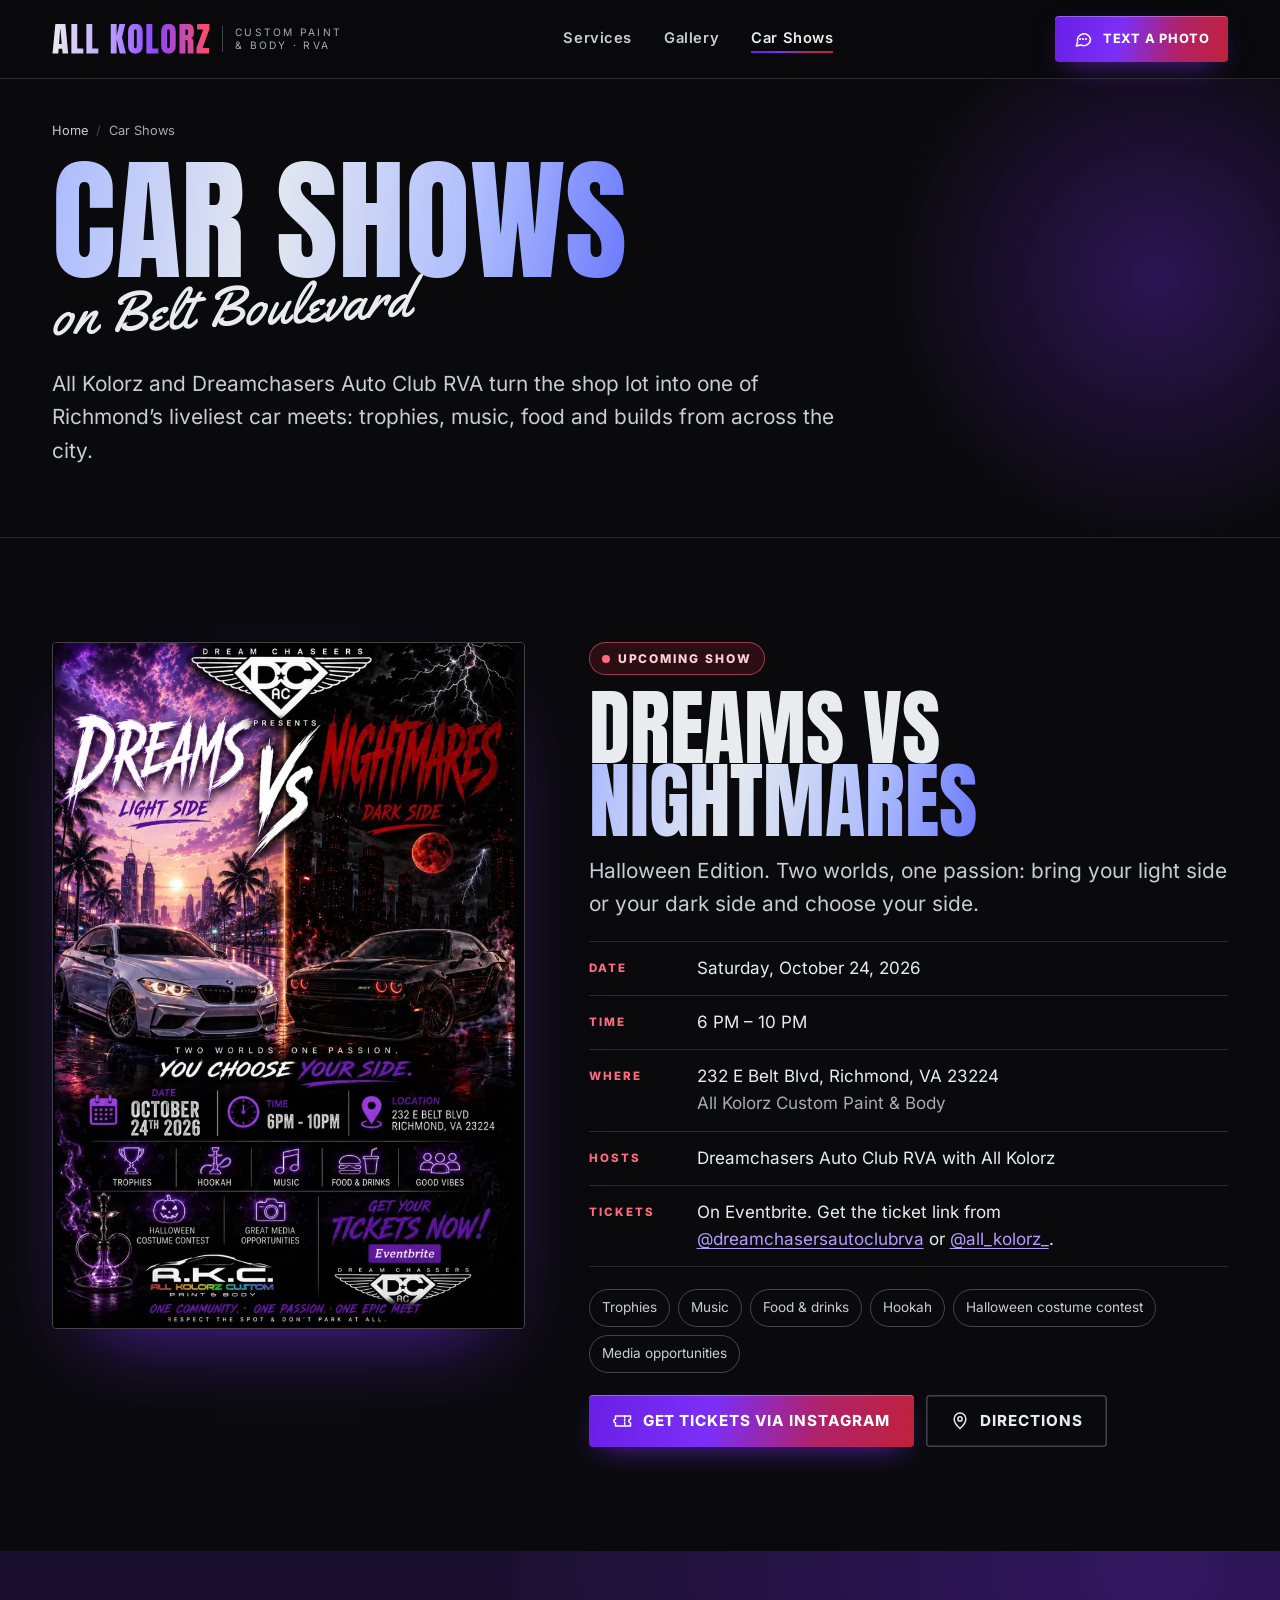
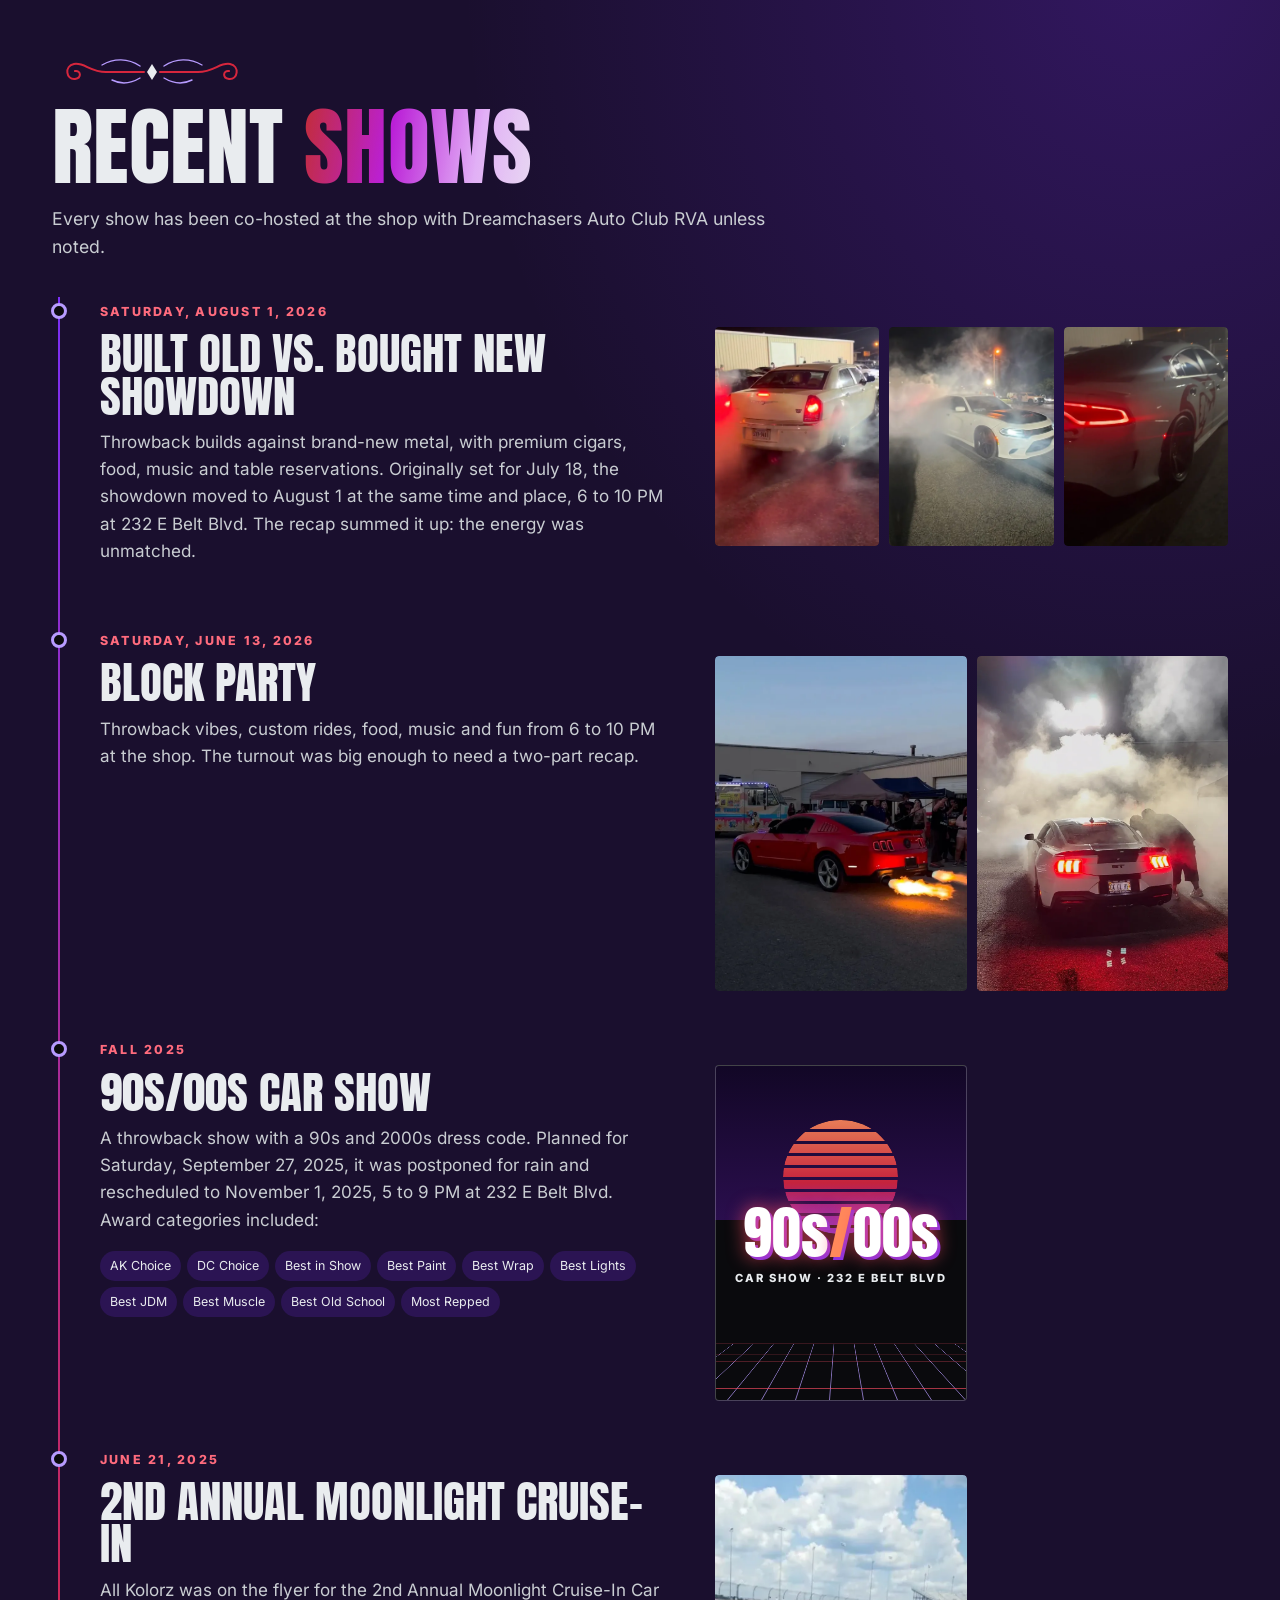
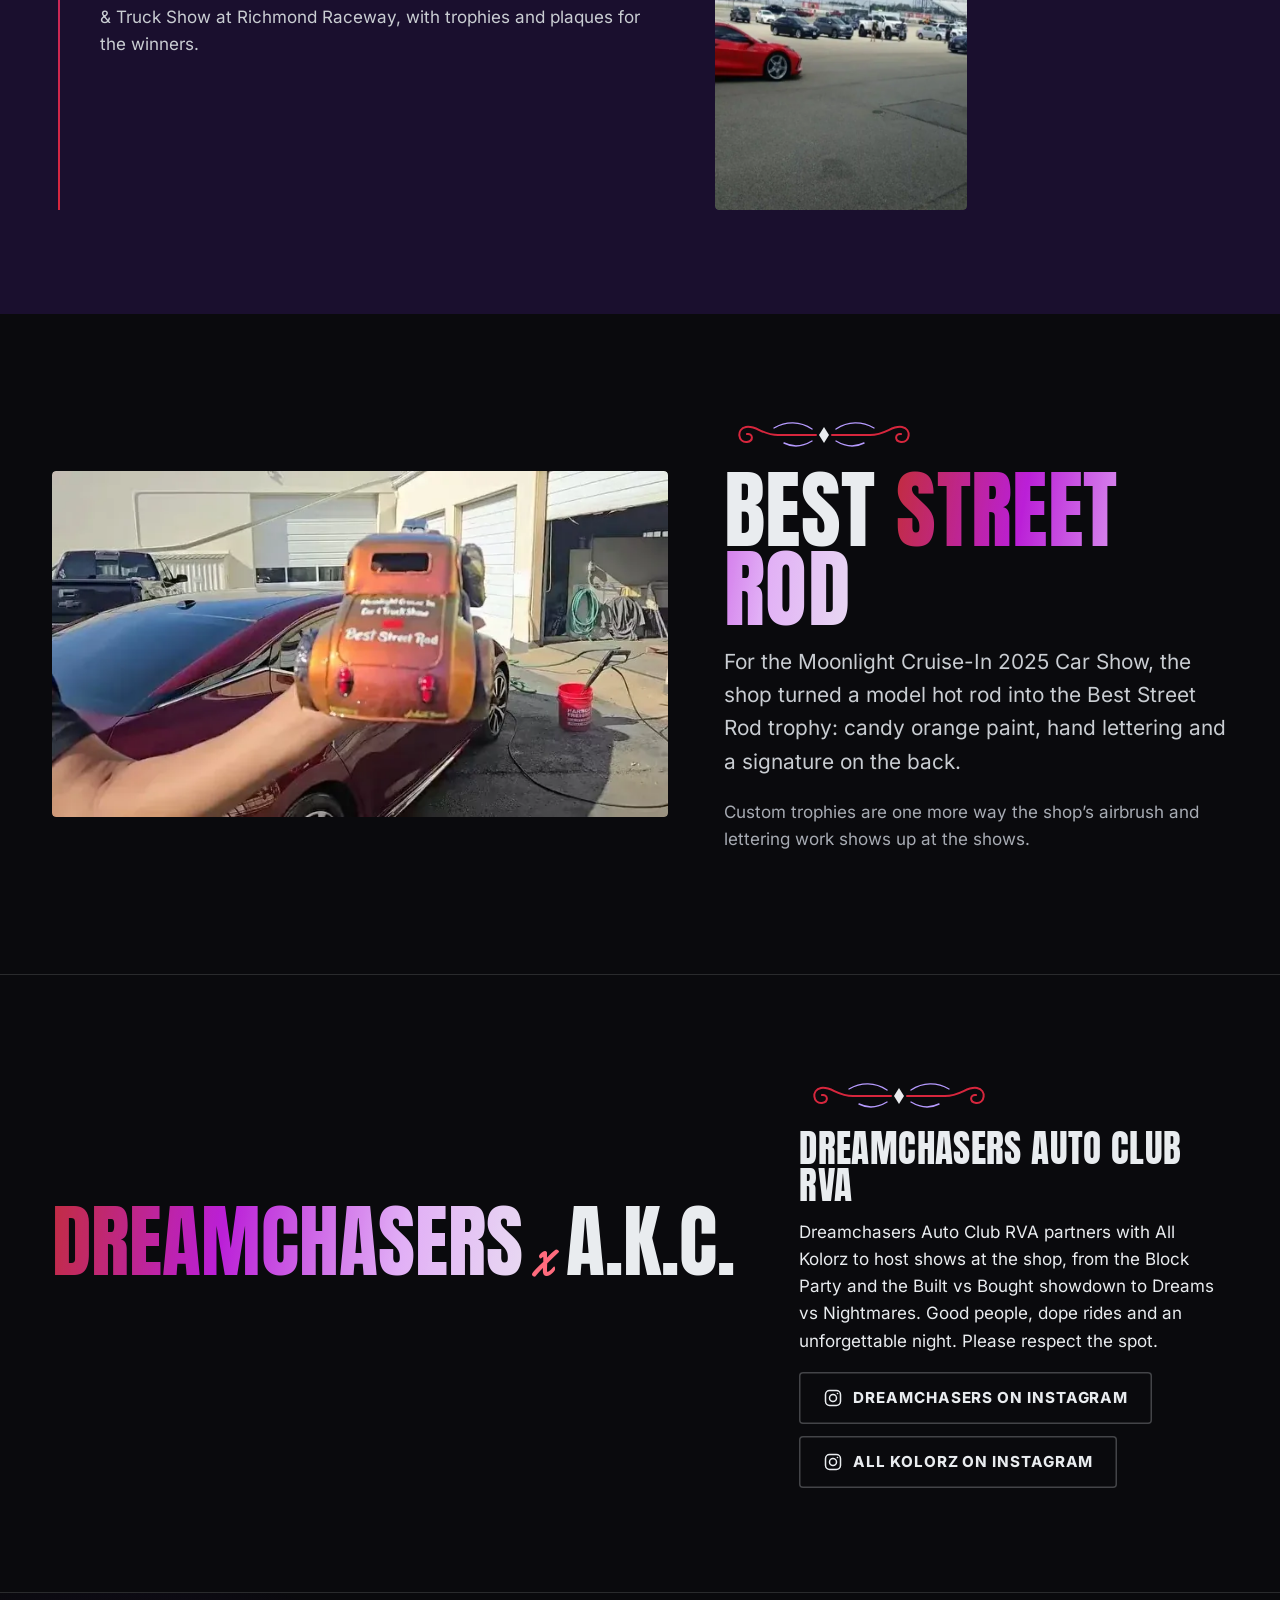
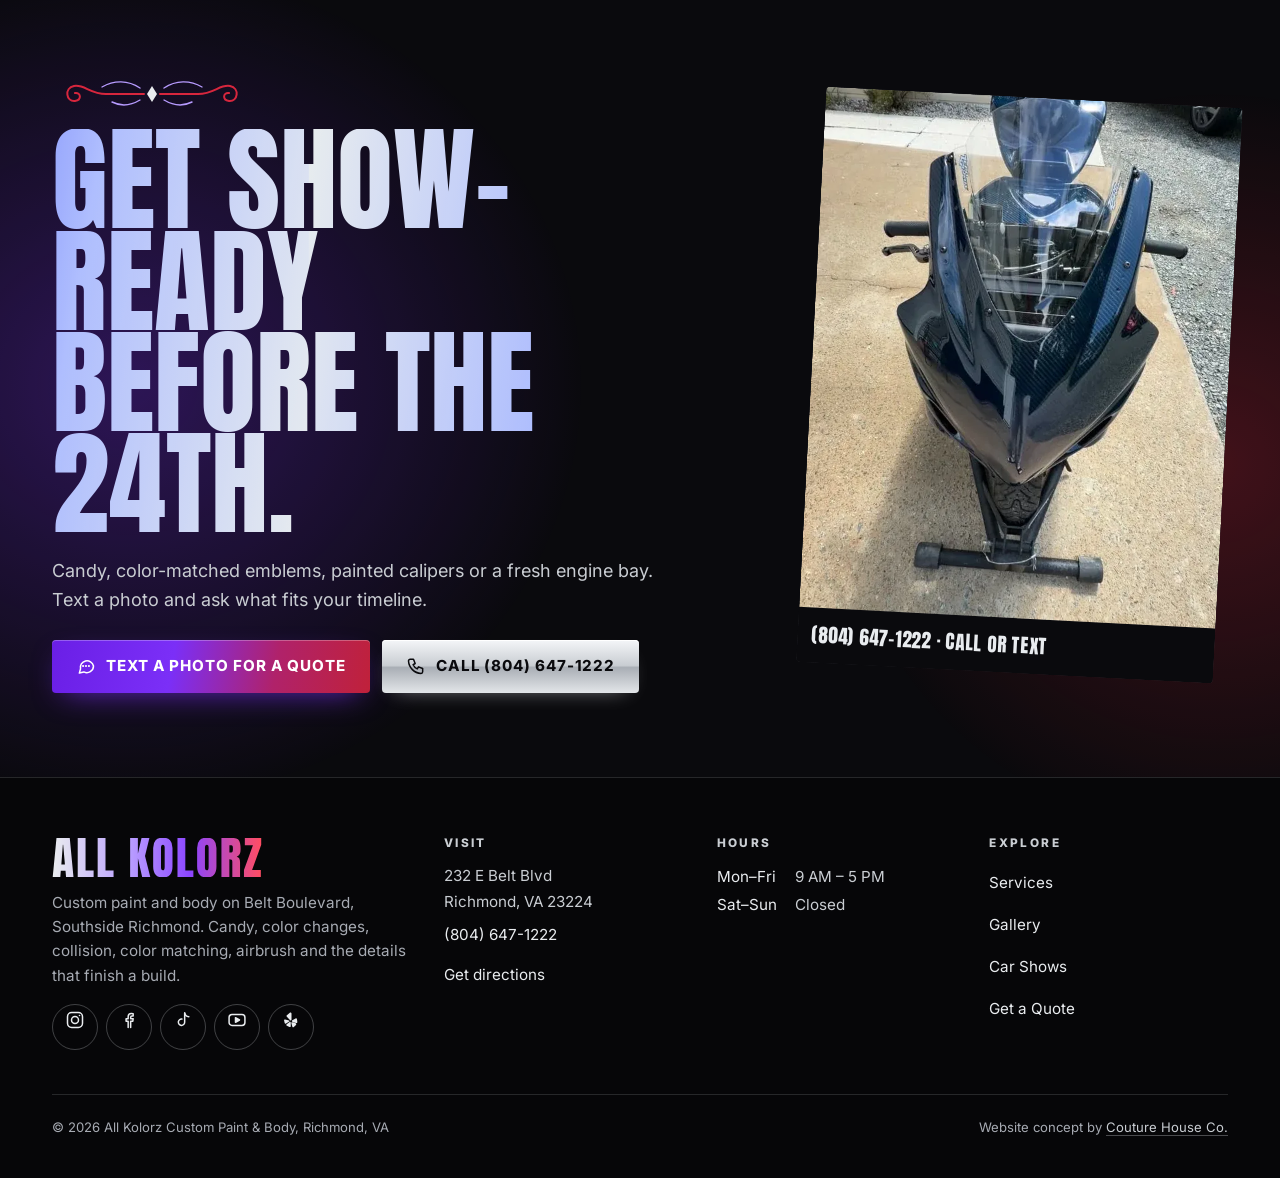
<file: car-shows.html>
<!doctype html>
<html lang="en">
<head>
<meta charset="utf-8">
<meta name="viewport" content="width=device-width, initial-scale=1, viewport-fit=cover">
<title>Richmond Car Shows at All Kolorz | Richmond, VA</title>
<meta name="description" content="Car shows at All Kolorz with Dreamchasers Auto Club RVA. Next: Dreams vs Nightmares Halloween Edition, Sat Oct 24, 2026, 6-10 PM, 232 E Belt Blvd.">
<link rel="canonical" href="https://all-kolorz-custom-paint-body.netlify.app/car-shows.html">
<meta name="theme-color" content="#0A0A0D">
<meta name="color-scheme" content="dark">
<meta name="robots" content="index, follow, max-image-preview:large">
<meta property="og:type" content="website">
<meta property="og:site_name" content="All Kolorz Custom Paint &amp; Body">
<meta property="og:title" content="Richmond Car Shows at All Kolorz | Richmond, VA">
<meta property="og:description" content="Car shows at All Kolorz with Dreamchasers Auto Club RVA. Next: Dreams vs Nightmares Halloween Edition, Sat Oct 24, 2026, 6-10 PM, 232 E Belt Blvd.">
<meta property="og:url" content="https://all-kolorz-custom-paint-body.netlify.app/car-shows.html">
<meta property="og:image" content="https://all-kolorz-custom-paint-body.netlify.app/assets/img/og.jpg">
<meta property="og:image:width" content="1200">
<meta property="og:image:height" content="630">
<meta property="og:image:alt" content="All Kolorz Custom Paint and Body wordmark beside a candy orange motorcycle part">
<meta property="og:locale" content="en_US">
<meta name="twitter:card" content="summary_large_image">
<meta name="twitter:title" content="Richmond Car Shows at All Kolorz | Richmond, VA">
<meta name="twitter:description" content="Car shows at All Kolorz with Dreamchasers Auto Club RVA. Next: Dreams vs Nightmares Halloween Edition, Sat Oct 24, 2026, 6-10 PM, 232 E Belt Blvd.">
<meta name="twitter:image" content="https://all-kolorz-custom-paint-body.netlify.app/assets/img/og.jpg">
<link rel="icon" href="favicon.svg" type="image/svg+xml">
<link rel="icon" href="assets/img/favicon-32.png" sizes="32x32" type="image/png">
<link rel="apple-touch-icon" href="assets/img/apple-touch-icon.png">
<link rel="manifest" href="site.webmanifest">
<link rel="preload" href="assets/fonts/anton-latin-400-normal.woff2" as="font" type="font/woff2" crossorigin>
<link rel="preload" href="assets/fonts/inter-latin-wght-normal.woff2" as="font" type="font/woff2" crossorigin>
<link rel="stylesheet" href="assets/css/fonts.css?v=20260930b">
<link rel="stylesheet" href="assets/css/site.css?v=20260930b">
<script>document.documentElement.classList.add('js')</script>
<script src="assets/js/site.js" defer></script>
<script type="application/ld+json">{"@context":"https://schema.org","@type":"AutoBodyShop","@id":"https://all-kolorz-custom-paint-body.netlify.app/#business","name":"All Kolorz Custom Paint & Body","alternateName":["All Kolorz","A.K.C. Paint & Body"],"url":"https://all-kolorz-custom-paint-body.netlify.app/","logo":"https://all-kolorz-custom-paint-body.netlify.app/assets/img/logo.png","image":["https://all-kolorz-custom-paint-body.netlify.app/assets/img/og.jpg","https://all-kolorz-custom-paint-body.netlify.app/assets/img/candy-orange-fairing-lace.webp","https://all-kolorz-custom-paint-body.netlify.app/assets/img/custom-engine-bay-boss-302.webp"],"description":"Custom paint and body shop on Belt Boulevard in Southside Richmond, VA: candy paint and color changes, collision and dent repair, color-matched parts and emblems, custom engine bays, airbrush, lettering, pinstriping, headlight restoration and starlight headliners.","telephone":"+1-804-647-1222","address":{"@type":"PostalAddress","streetAddress":"232 E Belt Blvd","addressLocality":"Richmond","addressRegion":"VA","postalCode":"23224","addressCountry":"US"},"openingHoursSpecification":[{"@type":"OpeningHoursSpecification","dayOfWeek":["Monday","Tuesday","Wednesday","Thursday","Friday"],"opens":"09:00","closes":"17:00"}],"foundingDate":"2009","areaServed":[{"@type":"City","name":"Richmond, VA"},{"@type":"Place","name":"Southside Richmond"},{"@type":"AdministrativeArea","name":"Chesterfield County, VA"},{"@type":"AdministrativeArea","name":"Henrico County, VA"}],"sameAs":["https://www.instagram.com/all_kolorz_/","https://www.facebook.com/allkolorz804/","https://www.tiktok.com/@allkolorzcustompaint","https://www.youtube.com/@AllKolorzCustomPaint","https://www.yelp.com/biz/all-kolorz-custom-paint-and-body-richmond"],"hasMap":"https://www.google.com/maps/search/?api=1&query=All+Kolorz+Custom+Paint+%26+Body+232+E+Belt+Blvd+Richmond+VA+23224","hasOfferCatalog":{"@type":"OfferCatalog","name":"Custom paint and body services","itemListElement":[{"@type":"Offer","itemOffered":{"@type":"Service","name":"Custom Paint & Candy","description":"Color changes, candy coats including candy over carbon fiber, lace and flake finishes.","url":"https://all-kolorz-custom-paint-body.netlify.app/services.html#custom-paint"}},{"@type":"Offer","itemOffered":{"@type":"Service","name":"Collision & Dent Repair","description":"Collision and dent repair, panel refinishing and truck body work, color matched to the car.","url":"https://all-kolorz-custom-paint-body.netlify.app/services.html#collision"}},{"@type":"Offer","itemOffered":{"@type":"Service","name":"Color-Matched Parts & Emblems","description":"Paint-matched mirrors, custom color-matched emblems and trim.","url":"https://all-kolorz-custom-paint-body.netlify.app/services.html#color-matched"}},{"@type":"Offer","itemOffered":{"@type":"Service","name":"Custom Engine Bays","description":"Custom-painted engine covers, bays and under-hood details.","url":"https://all-kolorz-custom-paint-body.netlify.app/services.html#engine-bays"}},{"@type":"Offer","itemOffered":{"@type":"Service","name":"Airbrush, Lettering & Pinstriping","description":"Hand airbrushed art, custom lettering and pinstriping on vehicles, parts and one-off pieces.","url":"https://all-kolorz-custom-paint-body.netlify.app/services.html#airbrush"}},{"@type":"Offer","itemOffered":{"@type":"Service","name":"Headlight Restoration","description":"Restoring cloudy, yellowed headlamp lenses.","url":"https://all-kolorz-custom-paint-body.netlify.app/services.html#headlights"}},{"@type":"Offer","itemOffered":{"@type":"Service","name":"Starlight Headliners by ATB Kustoms","description":"Fiber-optic starlight headliner installs with color and brightness control.","url":"https://all-kolorz-custom-paint-body.netlify.app/services.html#starlight"},"priceSpecification":{"@type":"PriceSpecification","minPrice":250,"maxPrice":900,"priceCurrency":"USD","description":"Starting prices from 250 to 1,200 stars; varies by vehicle"}},{"@type":"Offer","itemOffered":{"@type":"Service","name":"Motorcycle Fairings & Parts","description":"Paint, candy and airbrush for motorcycle fairings, tanks and side covers.","url":"https://all-kolorz-custom-paint-body.netlify.app/services.html#motorcycle"}}]}}</script>
<script type="application/ld+json">{"@context":"https://schema.org","@type":"BreadcrumbList","itemListElement":[{"@type":"ListItem","position":1,"name":"Home","item":"https://all-kolorz-custom-paint-body.netlify.app/"},{"@type":"ListItem","position":2,"name":"Car Shows","item":"https://all-kolorz-custom-paint-body.netlify.app/car-shows.html"}]}</script>
<script type="application/ld+json">{"@context":"https://schema.org","@type":"Event","name":"Dreams vs Nightmares: Halloween Edition","description":"Dreamchasers Auto Club RVA and All Kolorz Custom Paint & Body present a Halloween car show: light side vs dark side. Trophies, music, food and drinks, hookah, a Halloween costume contest and media opportunities.","startDate":"2026-10-24T18:00:00-04:00","endDate":"2026-10-24T22:00:00-04:00","eventStatus":"https://schema.org/EventScheduled","eventAttendanceMode":"https://schema.org/OfflineEventAttendanceMode","image":["https://all-kolorz-custom-paint-body.netlify.app/assets/img/dreams-vs-nightmares-flyer.webp"],"location":{"@type":"Place","name":"All Kolorz Custom Paint & Body","address":{"@type":"PostalAddress","streetAddress":"232 E Belt Blvd","addressLocality":"Richmond","addressRegion":"VA","postalCode":"23224","addressCountry":"US"}},"organizer":[{"@type":"Organization","name":"Dreamchasers Auto Club RVA","url":"https://www.instagram.com/dreamchasersautoclubrva/"},{"@type":"AutoBodyShop","name":"All Kolorz Custom Paint & Body","url":"https://all-kolorz-custom-paint-body.netlify.app/"}],"url":"https://all-kolorz-custom-paint-body.netlify.app/car-shows.html#dreams-vs-nightmares"}</script>
</head><body>
<a class="skip" href="#main">Skip to content</a>
<header class="site-header">
  <div class="wrap">
    <a class="brand" href="index.html" aria-label="All Kolorz Custom Paint and Body, home"><svg class="" viewBox="0 31.7 460.4 86" role="img" aria-label="All Kolorz"><defs><linearGradient id="wm-h" x1="0" y1="0" x2="1" y2="0"><stop offset="0" stop-color="#E9ECEF"/><stop offset=".38" stop-color="#B79BFF"/><stop offset=".66" stop-color="#8B45FF"/><stop offset="1" stop-color="#FF4D63"/></linearGradient></defs><path fill="url(#wm-h)" d="M1.46484375 117.626953125 9.765625 31.689453125H38.916015625L47.0703125 117.626953125H30.810546875L29.58984375 103.759765625H19.23828125L18.1640625 117.626953125ZM20.458984375 90.0390625H28.271484375L24.51171875 46.337890625H23.73046875ZM56.34375 117.626953125V31.689453125H73.53125V102.978515625H91.20703125V117.626953125ZM100.08984375 117.626953125V31.689453125H117.27734375V102.978515625H134.953125V117.626953125ZM171.2734375 117.626953125V31.689453125H188.265625V66.11328125L196.2734375 31.689453125H213.55859375L203.939453125 71.044921875L215.560546875 117.626953125H197.73828125L188.36328125 76.025390625V117.626953125ZM242.998046875 118.408203125Q232.6953125 118.408203125 227.2509765625 112.1826171875Q221.806640625 105.95703125 221.806640625 94.189453125V53.369140625Q221.806640625 42.333984375 227.2021484375 36.62109375Q232.59765625 30.908203125 242.998046875 30.908203125Q253.3984375 30.908203125 258.7939453125 36.62109375Q264.189453125 42.333984375 264.189453125 53.369140625V94.189453125Q264.189453125 105.95703125 258.7451171875 112.1826171875Q253.30078125 118.408203125 242.998046875 118.408203125ZM243.14453125 102.587890625Q247.05078125 102.587890625 247.05078125 95.01953125V53.076171875Q247.05078125 46.728515625 243.2421875 46.728515625Q238.9453125 46.728515625 238.9453125 53.22265625V95.1171875Q238.9453125 99.12109375 239.921875 100.8544921875Q240.8984375 102.587890625 243.14453125 102.587890625ZM275.123046875 117.626953125V31.689453125H292.310546875V102.978515625H309.986328125V117.626953125ZM339.376953125 118.408203125Q329.07421875 118.408203125 323.6298828125 112.1826171875Q318.185546875 105.95703125 318.185546875 94.189453125V53.369140625Q318.185546875 42.333984375 323.5810546875 36.62109375Q328.9765625 30.908203125 339.376953125 30.908203125Q349.77734375 30.908203125 355.1728515625 36.62109375Q360.568359375 42.333984375 360.568359375 53.369140625V94.189453125Q360.568359375 105.95703125 355.1240234375 112.1826171875Q349.6796875 118.408203125 339.376953125 118.408203125ZM339.5234375 102.587890625Q343.4296875 102.587890625 343.4296875 95.01953125V53.076171875Q343.4296875 46.728515625 339.62109375 46.728515625Q335.32421875 46.728515625 335.32421875 53.22265625V95.1171875Q335.32421875 99.12109375 336.30078125 100.8544921875Q337.27734375 102.587890625 339.5234375 102.587890625ZM371.501953125 117.626953125V31.689453125H397.869140625Q404.4609375 31.689453125 407.830078125 34.6923828125Q411.19921875 37.6953125 412.3466796875 43.0908203125Q413.494140625 48.486328125 413.494140625 55.76171875Q413.494140625 62.79296875 411.7119140625 66.9921875Q409.9296875 71.19140625 404.998046875 72.802734375Q409.05078125 73.6328125 410.6865234375 76.8310546875Q412.322265625 80.029296875 412.322265625 85.107421875V117.626953125H395.37890625V83.984375Q395.37890625 80.224609375 393.8408203125 79.3212890625Q392.302734375 78.41796875 388.884765625 78.41796875V117.626953125ZM388.982421875 63.525390625H393.1328125Q396.697265625 63.525390625 396.697265625 55.76171875Q396.697265625 50.732421875 395.916015625 49.169921875Q395.134765625 47.607421875 392.986328125 47.607421875H388.982421875ZM420.912109375 117.626953125V102.001953125L440.58984375 47.509765625H422.81640625V31.689453125H458.705078125V46.728515625L438.685546875 101.806640625H457.875V117.626953125Z"/></svg><small>Custom Paint<br>&amp; Body &middot; RVA</small></a>
    <nav class="nav" aria-label="Primary"><ul><li><a href="services.html">Services</a></li><li><a href="gallery.html">Gallery</a></li><li><a href="car-shows.html" aria-current="page">Car Shows</a></li></ul></nav>
    <a class="btn btn--candy header-cta" href="sms:+18046471222"><svg class="" viewBox="0 0 24 24" fill="none" stroke="currentColor" stroke-width="1.8" stroke-linecap="round" stroke-linejoin="round" aria-hidden="true" focusable="false"><path d="M21 12a8 8 0 0 1-11.6 7.1L4 20.5l1.4-4.9A8 8 0 1 1 21 12Z"/><path d="M8.5 12h.01M12 12h.01M15.5 12h.01" stroke-width="2.6"/></svg>Text a photo</a>
    <button class="menu-btn" type="button" aria-expanded="false" aria-controls="mobile-nav"><span class="bars" aria-hidden="true"></span><span class="menu-label">Menu</span></button>
  </div>
</header>
<nav class="mobile-nav" id="mobile-nav" aria-label="Mobile" hidden>
  <ul><li><a class="big" href="index.html">Home<span>01</span></a></li><li><a class="big" href="services.html">Services<span>02</span></a></li><li><a class="big" href="gallery.html">Gallery<span>03</span></a></li><li><a class="big" href="car-shows.html" aria-current="page">Car Shows<span>04</span></a></li><li><a class="big" href="quote.html">Get a Quote<span>05</span></a></li></ul>
  <div class="mn-contact">
    <a class="btn btn--candy" href="sms:+18046471222"><svg class="" viewBox="0 0 24 24" fill="none" stroke="currentColor" stroke-width="1.8" stroke-linecap="round" stroke-linejoin="round" aria-hidden="true" focusable="false"><path d="M21 12a8 8 0 0 1-11.6 7.1L4 20.5l1.4-4.9A8 8 0 1 1 21 12Z"/><path d="M8.5 12h.01M12 12h.01M15.5 12h.01" stroke-width="2.6"/></svg>Text a photo for a quote</a>
    <a class="btn btn--ghost" href="tel:+18046471222"><svg class="" viewBox="0 0 24 24" fill="none" stroke="currentColor" stroke-width="1.8" stroke-linecap="round" stroke-linejoin="round" aria-hidden="true" focusable="false"><path d="M5 4h4l2 5-2.5 1.5a11 11 0 0 0 5 5L15 13l5 2v4a2 2 0 0 1-2 2A16 16 0 0 1 3 6a2 2 0 0 1 2-2"/></svg>Call (804) 647-1222</a>
  </div>
  <p class="mn-meta">232 E Belt Blvd, Richmond, VA 23224<br>Mon&ndash;Fri 9 AM&ndash;5 PM</p>
</nav>
<main id="main">
<section class="phero" aria-labelledby="page-h">
  <div class="wrap">
    <nav class="crumbs" aria-label="Breadcrumb"><ol><li><a href="index.html">Home</a></li><li aria-current="page">Car Shows</li></ol></nav>
    <h1 id="page-h"><span class="flip">Car shows</span><span class="script">on Belt Boulevard</span></h1>
    <p class="lead">All Kolorz and Dreamchasers Auto Club RVA turn the shop lot into one of Richmond&rsquo;s liveliest car meets: trophies, music, food and builds from across the city.</p>
  </div>
</section>

<section class="sec" id="dreams-vs-nightmares" aria-labelledby="up-h">
  <div class="wrap upcoming">
    <figure class="poster spray"><img src="assets/img/dreams-vs-nightmares-flyer.webp" srcset="assets/img/dreams-vs-nightmares-flyer-800.webp 800w, assets/img/dreams-vs-nightmares-flyer.webp 1236w" sizes="(min-width:1024px) 38vw, 100vw" width="1236" height="1800" alt="Dreams vs Nightmares Halloween Edition flyer: light side vs dark side, October 24, 2026, 6 to 10 PM, 232 E Belt Blvd, presented by Dream Chasers Auto Club with All Kolorz Custom Paint and Body" loading="lazy" decoding="async"></figure>
    <div class="rise">
      <p class="status">Upcoming show</p>
      <h2 id="up-h">Dreams vs <span class="flip">Nightmares</span></h2>
      <p class="lead">Halloween Edition. Two worlds, one passion: bring your light side or your dark side and choose your side.</p>
      <dl class="detail-list">
        <div><dt>Date</dt><dd>Saturday, October 24, 2026</dd></div>
        <div><dt>Time</dt><dd>6 PM &ndash; 10 PM</dd></div>
        <div><dt>Where</dt><dd>232 E Belt Blvd, Richmond, VA 23224<br><span class="muted">All Kolorz Custom Paint &amp; Body</span></dd></div>
        <div><dt>Hosts</dt><dd>Dreamchasers Auto Club RVA with All Kolorz</dd></div>
        <div><dt>Tickets</dt><dd>On Eventbrite. Get the ticket link from <a href="https://www.instagram.com/dreamchasersautoclubrva/" rel="noopener" target="_blank">@dreamchasersautoclubrva</a> or <a href="https://www.instagram.com/all_kolorz_/" rel="noopener" target="_blank">@all_kolorz_</a>.</dd></div>
      </dl>
      <ul class="pills" aria-label="At the show">
        <li>Trophies</li><li>Music</li><li>Food &amp; drinks</li><li>Hookah</li><li>Halloween costume contest</li><li>Media opportunities</li>
      </ul>
      <div class="btn-row">
        <a class="btn btn--candy" href="https://www.instagram.com/dreamchasersautoclubrva/" rel="noopener" target="_blank"><svg class="" viewBox="0 0 24 24" fill="none" stroke="currentColor" stroke-width="1.8" stroke-linecap="round" stroke-linejoin="round" aria-hidden="true" focusable="false"><path d="M3 8a2 2 0 0 0 0 4v4h18v-4a2 2 0 0 1 0-4V4H3z" transform="translate(0 2)"/><path d="M14 6v12" stroke-dasharray="2 2"/></svg>Get tickets via Instagram</a>
        <a class="btn btn--ghost" href="https://www.google.com/maps/dir/?api=1&destination=232+E+Belt+Blvd+Richmond+VA+23224" rel="noopener" target="_blank"><svg class="" viewBox="0 0 24 24" fill="none" stroke="currentColor" stroke-width="1.8" stroke-linecap="round" stroke-linejoin="round" aria-hidden="true" focusable="false"><path d="M12 21s-7-6.2-7-11.5a7 7 0 0 1 14 0C19 14.8 12 21 12 21Z"/><circle cx="12" cy="9.5" r="2.5"/></svg>Directions</a>
      </div>
    </div>
  </div>
</section>

<section class="sec sec--plum" aria-labelledby="recent-h">
  <div class="wrap">
    <div class="sec__head">
      <svg class="pin" viewBox="0 0 200 34" aria-hidden="true" focusable="false"><path class="p1" pathLength="1" d="M108 17 H146 C162 17 168 7 178 9 C188 11 186 25 177 24 C170 23 171 15 177 16"/><path class="p1" pathLength="1" d="M92 17 H54 C38 17 32 7 22 9 C12 11 14 25 23 24 C30 23 29 15 23 16"/><path class="p2" pathLength="1" d="M112 11 C124 3 138 3 150 10"/><path class="p2" pathLength="1" d="M88 11 C76 3 62 3 50 10"/><path class="p2" pathLength="1" d="M112 23 C122 29 132 29 140 25"/><path class="p2" pathLength="1" d="M88 23 C78 29 68 29 60 25"/><path class="p3" d="M100 9 L105 17 L100 25 L95 17 Z"/></svg>
      <h2 id="recent-h" class="h2">Recent <span class="flip">shows</span></h2>
      <p>Every show has been co-hosted at the shop with Dreamchasers Auto Club RVA unless noted.</p>
    </div>
    <ol class="timeline">
      <li class="rise">
        <div class="tl-text">
        <time datetime="2026-08-01">Saturday, August 1, 2026</time>
        <h3>Built Old vs. Bought New Showdown</h3>
        <p>Throwback builds against brand-new metal, with premium cigars, food, music and table reservations. Originally set for July 18, the showdown moved to August 1 at the same time and place, 6 to 10 PM at 232 E Belt Blvd. The recap summed it up: the energy was unmatched.</p>
        </div>
        <div class="tl-media">
          <figure class="spray"><img src="assets/img/night-show-burnout.webp" srcset="assets/img/night-show-burnout-800.webp 800w, assets/img/night-show-burnout.webp 952w" sizes="(min-width:768px) 20vw, 50vw" width="952" height="1602" alt="White Chrysler 300 doing a burnout at night in front of a crowd outside the shop" loading="lazy" decoding="async"></figure>
          <figure class="spray"><img src="assets/img/night-show-charger.webp" width="720" height="935" alt="White Dodge Charger rolling through tire smoke under the lights at a night car show" loading="lazy" decoding="async"></figure>
          <figure class="spray"><img src="assets/img/night-show-graphics-charger.webp" srcset="assets/img/night-show-graphics-charger-800.webp 800w, assets/img/night-show-graphics-charger.webp 952w" sizes="(min-width:768px) 20vw, 50vw" width="952" height="1530" alt="Dodge Charger with custom side graphics and glowing tail lights at night" loading="lazy" decoding="async"></figure>
        </div>
      </li>
      <li class="rise">
        <div class="tl-text">
        <time datetime="2026-06-13">Saturday, June 13, 2026</time>
        <h3>Block Party</h3>
        <p>Throwback vibes, custom rides, food, music and fun from 6 to 10 PM at the shop. The turnout was big enough to need a two-part recap.</p>
        </div>
        <div class="tl-media">
          <figure class="spray"><img src="assets/img/block-party-flames.webp" srcset="assets/img/block-party-flames-800.webp 800w, assets/img/block-party-flames.webp 1015w" sizes="(min-width:768px) 20vw, 50vw" width="1015" height="1656" alt="Red Mustang shooting flames from the exhaust at the Block Party, with food trucks and tents behind" loading="lazy" decoding="async"></figure>
          <figure class="spray"><img src="assets/img/block-party-burnout.webp" srcset="assets/img/block-party-burnout-800.webp 800w, assets/img/block-party-burnout.webp 1350w" sizes="(min-width:768px) 20vw, 50vw" width="1350" height="1800" alt="White Mustang GT in a cloud of tire smoke at the Block Party car meet" loading="lazy" decoding="async"></figure>
        </div>
      </li>
      <li class="rise">
        <div class="tl-text">
        <time datetime="2025-11-01">Fall 2025</time>
        <h3>90s/00s Car Show</h3>
        <p>A throwback show with a 90s and 2000s dress code. Planned for Saturday, September 27, 2025, it was postponed for rain and rescheduled to November 1, 2025, 5 to 9 PM at 232 E Belt Blvd. Award categories included:</p>
        <ul class="cats"><li>AK Choice</li><li>DC Choice</li><li>Best in Show</li><li>Best Paint</li><li>Best Wrap</li><li>Best Lights</li><li>Best JDM</li><li>Best Muscle</li><li>Best Old School</li><li>Most Repped</li></ul>
        </div>
        <div class="tl-media tl-media--one"><div class="retro" aria-hidden="true"><span class="retro__sun"></span><span class="retro__t">90s<i>/</i>00s</span><span class="retro__s">Car show &middot; 232 E Belt Blvd</span></div></div>
      </li>
      <li class="rise">
        <div class="tl-text">
        <time datetime="2025-06-21">June 21, 2025</time>
        <h3>2nd Annual Moonlight Cruise-In</h3>
        <p>All Kolorz was on the flyer for the 2nd Annual Moonlight Cruise-In Car &amp; Truck Show at Richmond Raceway, with trophies and plaques for the winners.</p>
        </div>
        <div class="tl-media tl-media--one"><figure class="spray"><img src="assets/img/moonlight-cruise-in-raceway.webp" width="540" height="720" alt="Red Corvette and rows of show cars on the lot at Richmond Raceway under summer clouds" loading="lazy" decoding="async"></figure></div>
      </li>
    </ol>
  </div>
</section>

<section class="sec" id="trophy" aria-labelledby="trophy-h">
  <div class="wrap trophy">
    <figure class="spray"><img src="assets/img/best-street-rod-trophy.webp" width="720" height="405" alt="Hand-painted candy orange hot rod trophy lettered Best Street Rod for the Moonlight Cruise-In Car and Truck Show, held up outside the shop" loading="lazy" decoding="async"></figure>
    <div class="rise">
      <svg class="pin" viewBox="0 0 200 34" aria-hidden="true" focusable="false"><path class="p1" pathLength="1" d="M108 17 H146 C162 17 168 7 178 9 C188 11 186 25 177 24 C170 23 171 15 177 16"/><path class="p1" pathLength="1" d="M92 17 H54 C38 17 32 7 22 9 C12 11 14 25 23 24 C30 23 29 15 23 16"/><path class="p2" pathLength="1" d="M112 11 C124 3 138 3 150 10"/><path class="p2" pathLength="1" d="M88 11 C76 3 62 3 50 10"/><path class="p2" pathLength="1" d="M112 23 C122 29 132 29 140 25"/><path class="p2" pathLength="1" d="M88 23 C78 29 68 29 60 25"/><path class="p3" d="M100 9 L105 17 L100 25 L95 17 Z"/></svg>
      <h2 id="trophy-h" class="h2">Best <span class="flip">Street Rod</span></h2>
      <p class="lead" style="margin-top:16px">For the Moonlight Cruise-In 2025 Car Show, the shop turned a model hot rod into the Best Street Rod trophy: candy orange paint, hand lettering and a signature on the back.</p>
      <p class="muted">Custom trophies are one more way the shop&rsquo;s airbrush and lettering work shows up at the shows.</p>
    </div>
  </div>
</section>

<section class="sec sec--line" aria-labelledby="partner-h">
  <div class="wrap partner">
    <div class="rise">
      <p class="partner__mark" aria-hidden="true"><span class="flip">Dreamchasers</span><span class="x">x</span>A.K.C.</p>
    </div>
    <div class="rise">
      <svg class="pin" viewBox="0 0 200 34" aria-hidden="true" focusable="false"><path class="p1" pathLength="1" d="M108 17 H146 C162 17 168 7 178 9 C188 11 186 25 177 24 C170 23 171 15 177 16"/><path class="p1" pathLength="1" d="M92 17 H54 C38 17 32 7 22 9 C12 11 14 25 23 24 C30 23 29 15 23 16"/><path class="p2" pathLength="1" d="M112 11 C124 3 138 3 150 10"/><path class="p2" pathLength="1" d="M88 11 C76 3 62 3 50 10"/><path class="p2" pathLength="1" d="M112 23 C122 29 132 29 140 25"/><path class="p2" pathLength="1" d="M88 23 C78 29 68 29 60 25"/><path class="p3" d="M100 9 L105 17 L100 25 L95 17 Z"/></svg>
      <h2 id="partner-h" class="h3">Dreamchasers Auto Club RVA</h2>
      <p style="margin-top:14px">Dreamchasers Auto Club RVA partners with All Kolorz to host shows at the shop, from the Block Party and the Built vs Bought showdown to Dreams vs Nightmares. Good people, dope rides and an unforgettable night. Please respect the spot.</p>
      <div class="btn-row"><a class="btn btn--ghost" href="https://www.instagram.com/dreamchasersautoclubrva/" rel="noopener" target="_blank"><svg class="" viewBox="0 0 24 24" fill="none" stroke="currentColor" stroke-width="1.8" stroke-linecap="round" stroke-linejoin="round" aria-hidden="true" focusable="false"><rect x="3" y="3" width="18" height="18" rx="5"/><circle cx="12" cy="12" r="4.2"/><circle cx="17.4" cy="6.6" r="1" fill="currentColor" stroke="none"/></svg>Dreamchasers on Instagram</a><a class="btn btn--ghost" href="https://www.instagram.com/all_kolorz_/" rel="noopener" target="_blank"><svg class="" viewBox="0 0 24 24" fill="none" stroke="currentColor" stroke-width="1.8" stroke-linecap="round" stroke-linejoin="round" aria-hidden="true" focusable="false"><rect x="3" y="3" width="18" height="18" rx="5"/><circle cx="12" cy="12" r="4.2"/><circle cx="17.4" cy="6.6" r="1" fill="currentColor" stroke="none"/></svg>All Kolorz on Instagram</a></div>
    </div>
  </div>
</section>
<section class="cta-band" aria-labelledby="cta-h">
  <div class="wrap cta-grid">
  <div class="rise">
    <svg class="pin" viewBox="0 0 200 34" aria-hidden="true" focusable="false"><path class="p1" pathLength="1" d="M108 17 H146 C162 17 168 7 178 9 C188 11 186 25 177 24 C170 23 171 15 177 16"/><path class="p1" pathLength="1" d="M92 17 H54 C38 17 32 7 22 9 C12 11 14 25 23 24 C30 23 29 15 23 16"/><path class="p2" pathLength="1" d="M112 11 C124 3 138 3 150 10"/><path class="p2" pathLength="1" d="M88 11 C76 3 62 3 50 10"/><path class="p2" pathLength="1" d="M112 23 C122 29 132 29 140 25"/><path class="p2" pathLength="1" d="M88 23 C78 29 68 29 60 25"/><path class="p3" d="M100 9 L105 17 L100 25 L95 17 Z"/></svg>
    <h2 id="cta-h" class="flip">Get show-ready<br>before the 24th.</h2>
    <p>Candy, color-matched emblems, painted calipers or a fresh engine bay. Text a photo and ask what fits your timeline.</p>
    <div class="btn-row">
      <a class="btn btn--candy" href="sms:+18046471222"><svg class="" viewBox="0 0 24 24" fill="none" stroke="currentColor" stroke-width="1.8" stroke-linecap="round" stroke-linejoin="round" aria-hidden="true" focusable="false"><path d="M21 12a8 8 0 0 1-11.6 7.1L4 20.5l1.4-4.9A8 8 0 1 1 21 12Z"/><path d="M8.5 12h.01M12 12h.01M15.5 12h.01" stroke-width="2.6"/></svg>Text a photo for a quote</a>
      <a class="btn btn--chrome" href="tel:+18046471222"><svg class="" viewBox="0 0 24 24" fill="none" stroke="currentColor" stroke-width="1.8" stroke-linecap="round" stroke-linejoin="round" aria-hidden="true" focusable="false"><path d="M5 4h4l2 5-2.5 1.5a11 11 0 0 0 5 5L15 13l5 2v4a2 2 0 0 1-2 2A16 16 0 0 1 3 6a2 2 0 0 1 2-2"/></svg>Call (804) 647-1222</a>
    </div>
  </div>
  <figure class="cta-pic spray"><img src="assets/img/candy-over-carbon-fiber-fairing.webp" width="640" height="1068" alt="Candy blue over carbon fiber sport bike fairing" loading="lazy" decoding="async"><figcaption>(804) 647-1222 &middot; call or text</figcaption></figure>
  </div>
</section></main>
<footer class="site-footer">
  <div class="wrap">
    <div class="foot-grid">
      <div class="foot-brand">
        <svg class="" viewBox="0 31.7 460.4 86" role="img" aria-label="All Kolorz"><defs><linearGradient id="wm-f" x1="0" y1="0" x2="1" y2="0"><stop offset="0" stop-color="#E9ECEF"/><stop offset=".38" stop-color="#B79BFF"/><stop offset=".66" stop-color="#8B45FF"/><stop offset="1" stop-color="#FF4D63"/></linearGradient></defs><path fill="url(#wm-f)" d="M1.46484375 117.626953125 9.765625 31.689453125H38.916015625L47.0703125 117.626953125H30.810546875L29.58984375 103.759765625H19.23828125L18.1640625 117.626953125ZM20.458984375 90.0390625H28.271484375L24.51171875 46.337890625H23.73046875ZM56.34375 117.626953125V31.689453125H73.53125V102.978515625H91.20703125V117.626953125ZM100.08984375 117.626953125V31.689453125H117.27734375V102.978515625H134.953125V117.626953125ZM171.2734375 117.626953125V31.689453125H188.265625V66.11328125L196.2734375 31.689453125H213.55859375L203.939453125 71.044921875L215.560546875 117.626953125H197.73828125L188.36328125 76.025390625V117.626953125ZM242.998046875 118.408203125Q232.6953125 118.408203125 227.2509765625 112.1826171875Q221.806640625 105.95703125 221.806640625 94.189453125V53.369140625Q221.806640625 42.333984375 227.2021484375 36.62109375Q232.59765625 30.908203125 242.998046875 30.908203125Q253.3984375 30.908203125 258.7939453125 36.62109375Q264.189453125 42.333984375 264.189453125 53.369140625V94.189453125Q264.189453125 105.95703125 258.7451171875 112.1826171875Q253.30078125 118.408203125 242.998046875 118.408203125ZM243.14453125 102.587890625Q247.05078125 102.587890625 247.05078125 95.01953125V53.076171875Q247.05078125 46.728515625 243.2421875 46.728515625Q238.9453125 46.728515625 238.9453125 53.22265625V95.1171875Q238.9453125 99.12109375 239.921875 100.8544921875Q240.8984375 102.587890625 243.14453125 102.587890625ZM275.123046875 117.626953125V31.689453125H292.310546875V102.978515625H309.986328125V117.626953125ZM339.376953125 118.408203125Q329.07421875 118.408203125 323.6298828125 112.1826171875Q318.185546875 105.95703125 318.185546875 94.189453125V53.369140625Q318.185546875 42.333984375 323.5810546875 36.62109375Q328.9765625 30.908203125 339.376953125 30.908203125Q349.77734375 30.908203125 355.1728515625 36.62109375Q360.568359375 42.333984375 360.568359375 53.369140625V94.189453125Q360.568359375 105.95703125 355.1240234375 112.1826171875Q349.6796875 118.408203125 339.376953125 118.408203125ZM339.5234375 102.587890625Q343.4296875 102.587890625 343.4296875 95.01953125V53.076171875Q343.4296875 46.728515625 339.62109375 46.728515625Q335.32421875 46.728515625 335.32421875 53.22265625V95.1171875Q335.32421875 99.12109375 336.30078125 100.8544921875Q337.27734375 102.587890625 339.5234375 102.587890625ZM371.501953125 117.626953125V31.689453125H397.869140625Q404.4609375 31.689453125 407.830078125 34.6923828125Q411.19921875 37.6953125 412.3466796875 43.0908203125Q413.494140625 48.486328125 413.494140625 55.76171875Q413.494140625 62.79296875 411.7119140625 66.9921875Q409.9296875 71.19140625 404.998046875 72.802734375Q409.05078125 73.6328125 410.6865234375 76.8310546875Q412.322265625 80.029296875 412.322265625 85.107421875V117.626953125H395.37890625V83.984375Q395.37890625 80.224609375 393.8408203125 79.3212890625Q392.302734375 78.41796875 388.884765625 78.41796875V117.626953125ZM388.982421875 63.525390625H393.1328125Q396.697265625 63.525390625 396.697265625 55.76171875Q396.697265625 50.732421875 395.916015625 49.169921875Q395.134765625 47.607421875 392.986328125 47.607421875H388.982421875ZM420.912109375 117.626953125V102.001953125L440.58984375 47.509765625H422.81640625V31.689453125H458.705078125V46.728515625L438.685546875 101.806640625H457.875V117.626953125Z"/></svg>
        <p>Custom paint and body on Belt Boulevard, Southside Richmond. Candy, color changes, collision, color matching, airbrush and the details that finish a build.</p>
        <div class="socials">
          <a href="https://www.instagram.com/all_kolorz_/" aria-label="All Kolorz on Instagram" rel="noopener" target="_blank"><svg class="" viewBox="0 0 24 24" fill="none" stroke="currentColor" stroke-width="1.8" stroke-linecap="round" stroke-linejoin="round" aria-hidden="true" focusable="false"><rect x="3" y="3" width="18" height="18" rx="5"/><circle cx="12" cy="12" r="4.2"/><circle cx="17.4" cy="6.6" r="1" fill="currentColor" stroke="none"/></svg></a>
          <a href="https://www.facebook.com/allkolorz804/" aria-label="All Kolorz on Facebook" rel="noopener" target="_blank"><svg class="" viewBox="0 0 24 24" fill="none" stroke="currentColor" stroke-width="1.8" stroke-linecap="round" stroke-linejoin="round" aria-hidden="true" focusable="false"><path d="M14 21v-7.5h2.6l.4-3H14V8.6c0-.9.3-1.5 1.6-1.5H17V4.4A21 21 0 0 0 14.8 4.3C12.6 4.3 11 5.6 11 8.1v2.4H8.5v3H11V21"/></svg></a>
          <a href="https://www.tiktok.com/@allkolorzcustompaint" aria-label="All Kolorz on TikTok" rel="noopener" target="_blank"><svg class="" viewBox="0 0 24 24" fill="none" stroke="currentColor" stroke-width="1.8" stroke-linecap="round" stroke-linejoin="round" aria-hidden="true" focusable="false"><path d="M14 3.5v11.2a3.8 3.8 0 1 1-3.3-3.8"/><path d="M14 3.5c.4 2.6 2.2 4.4 5 4.6"/></svg></a>
          <a href="https://www.youtube.com/@AllKolorzCustomPaint" aria-label="All Kolorz on YouTube" rel="noopener" target="_blank"><svg class="" viewBox="0 0 24 24" fill="none" stroke="currentColor" stroke-width="1.8" stroke-linecap="round" stroke-linejoin="round" aria-hidden="true" focusable="false"><rect x="2.5" y="5.5" width="19" height="13" rx="3.5"/><path d="M10.2 9.2v5.6l4.8-2.8z" fill="currentColor"/></svg></a>
          <a href="https://www.yelp.com/biz/all-kolorz-custom-paint-and-body-richmond" aria-label="All Kolorz on Yelp" rel="noopener" target="_blank"><svg class="" viewBox="0 0 24 24" fill="none" stroke="currentColor" stroke-width="1.8" stroke-linecap="round" stroke-linejoin="round" aria-hidden="true" focusable="false"><path d="M10.6 3.2c.9-.3 2 .2 2 1.2v7.3c0 .8-1 1.2-1.6.6L7 8c-.6-.6-.4-1.6.4-2zM13.4 14.6l4.2 1.4c.8.3 1 1.3.4 1.9l-2.6 2.6c-.6.6-1.6.3-1.8-.5l-1.2-4.3c-.2-.7.4-1.3 1-1.1zM13.6 12.4l3.9-2.2c.7-.4 1.6 0 1.7.8l.4 3.5c.1.8-.7 1.4-1.5 1.1l-4.3-1.3c-.7-.2-.8-1.5-.2-1.9zM10.4 14.3l-3.6 2.8c-.6.5-.5 1.5.2 1.8l3.2 1.5c.7.3 1.5-.2 1.5-1v-4.3c0-.8-.8-1.3-1.3-.8zM9.6 12.6 5 11.4c-.8-.2-1.5.5-1.3 1.3l.7 3c.2.8 1.1 1.1 1.7.6l3.8-2.5c.6-.4.4-1.1-.3-1.2z" fill="currentColor" stroke="none"/></svg></a>
        </div>
      </div>
      <div>
        <h2>Visit</h2>
        <address>232 E Belt Blvd<br>Richmond, VA 23224<br><a href="tel:+18046471222">(804) 647-1222</a></address>
        <a href="https://www.google.com/maps/dir/?api=1&destination=232+E+Belt+Blvd+Richmond+VA+23224" rel="noopener" target="_blank">Get directions</a>
      </div>
      <div>
        <h2>Hours</h2>
        <dl class="hours"><dt>Mon&ndash;Fri</dt><dd>9 AM &ndash; 5 PM</dd><dt>Sat&ndash;Sun</dt><dd>Closed</dd></dl>
      </div>
      <div>
        <h2>Explore</h2>
        <ul>
          <li><a href="services.html">Services</a></li>
          <li><a href="gallery.html">Gallery</a></li>
          <li><a href="car-shows.html">Car Shows</a></li>
          <li><a href="quote.html">Get a Quote</a></li>
        </ul>
      </div>
    </div>
    <div class="foot-bottom">
      <span>&copy; <span data-year>2026</span> All Kolorz Custom Paint &amp; Body, Richmond, VA</span>
      <span>Website concept by <a href="https://couturehouse.co" rel="noopener" target="_blank">Couture House Co.</a></span>
    </div>
  </div>
</footer>
<div class="mbar">
  <a class="btn btn--candy" href="sms:+18046471222"><svg class="" viewBox="0 0 24 24" fill="none" stroke="currentColor" stroke-width="1.8" stroke-linecap="round" stroke-linejoin="round" aria-hidden="true" focusable="false"><path d="M21 12a8 8 0 0 1-11.6 7.1L4 20.5l1.4-4.9A8 8 0 1 1 21 12Z"/><path d="M8.5 12h.01M12 12h.01M15.5 12h.01" stroke-width="2.6"/></svg>Text a photo</a>
  <a class="btn btn--chrome" href="tel:+18046471222"><svg class="" viewBox="0 0 24 24" fill="none" stroke="currentColor" stroke-width="1.8" stroke-linecap="round" stroke-linejoin="round" aria-hidden="true" focusable="false"><path d="M5 4h4l2 5-2.5 1.5a11 11 0 0 0 5 5L15 13l5 2v4a2 2 0 0 1-2 2A16 16 0 0 1 3 6a2 2 0 0 1 2-2"/></svg>Call</a>
</div>
</body>
</html>
</file>
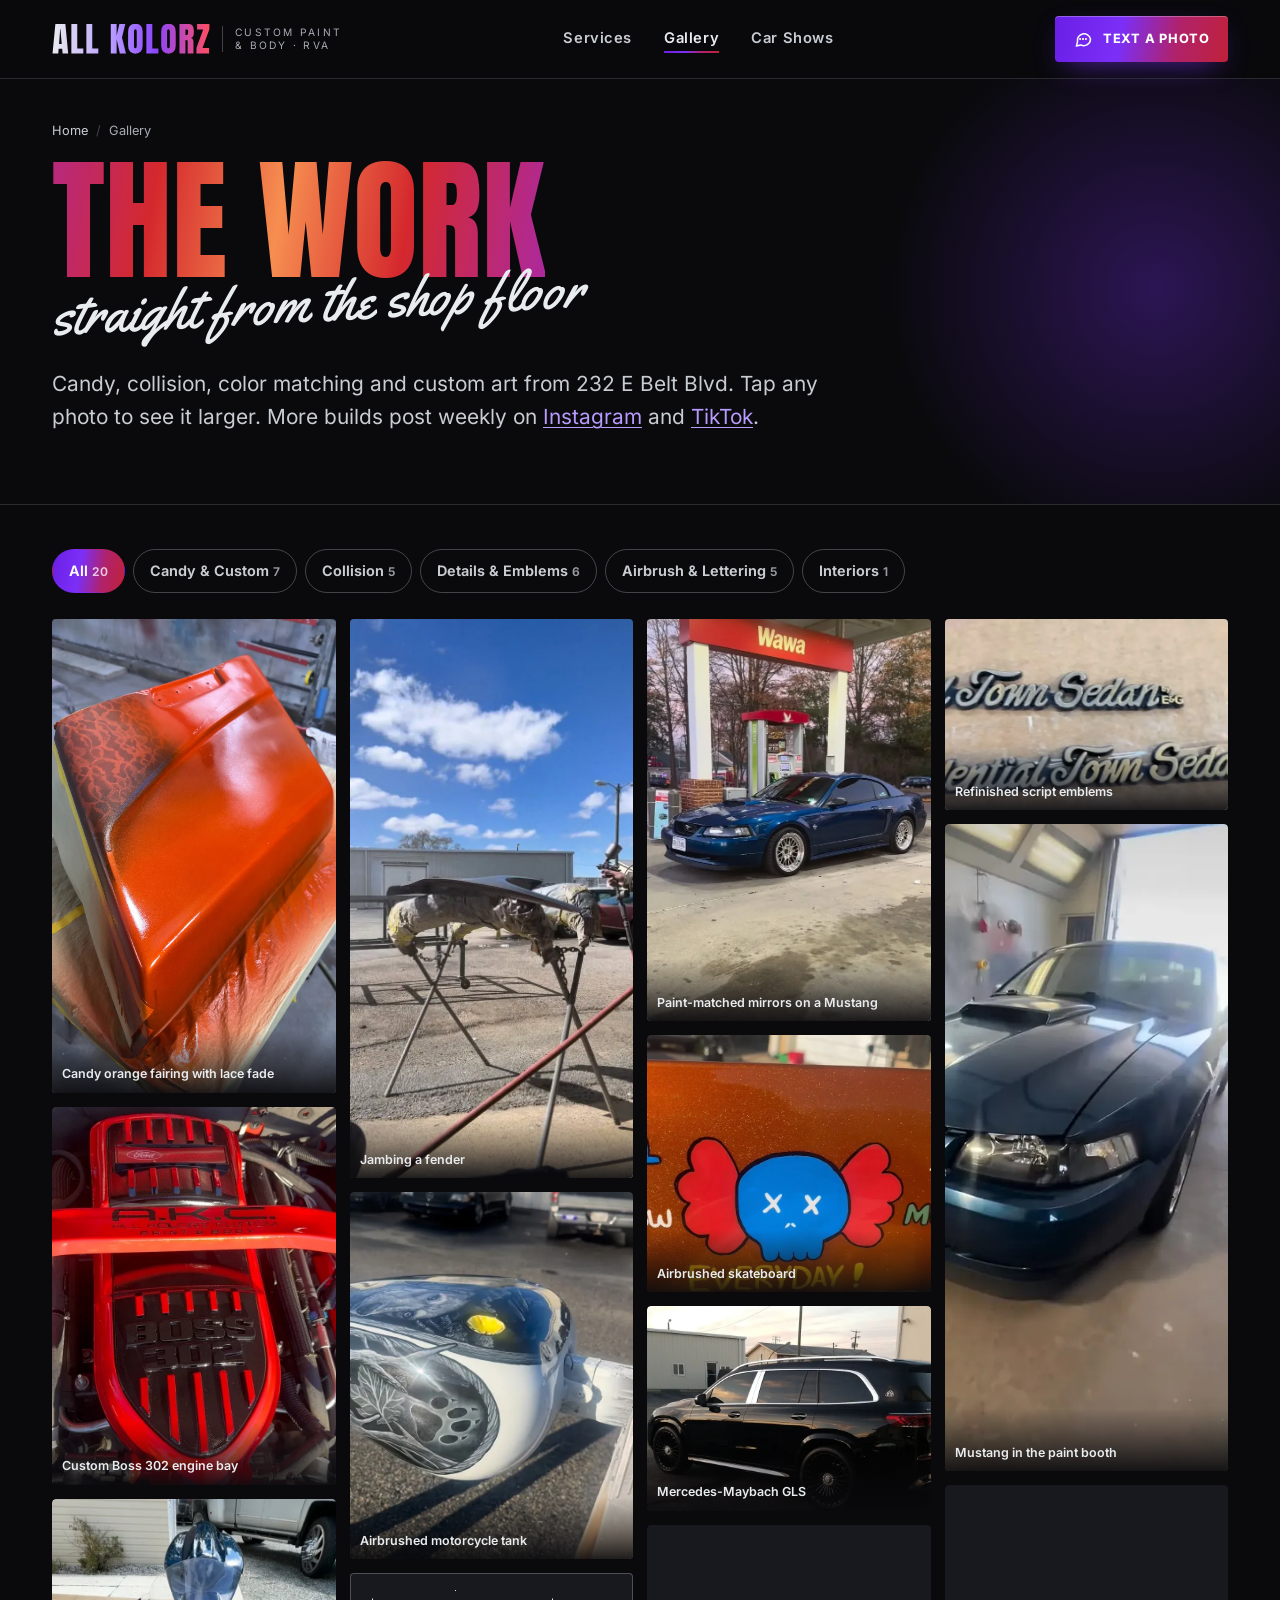
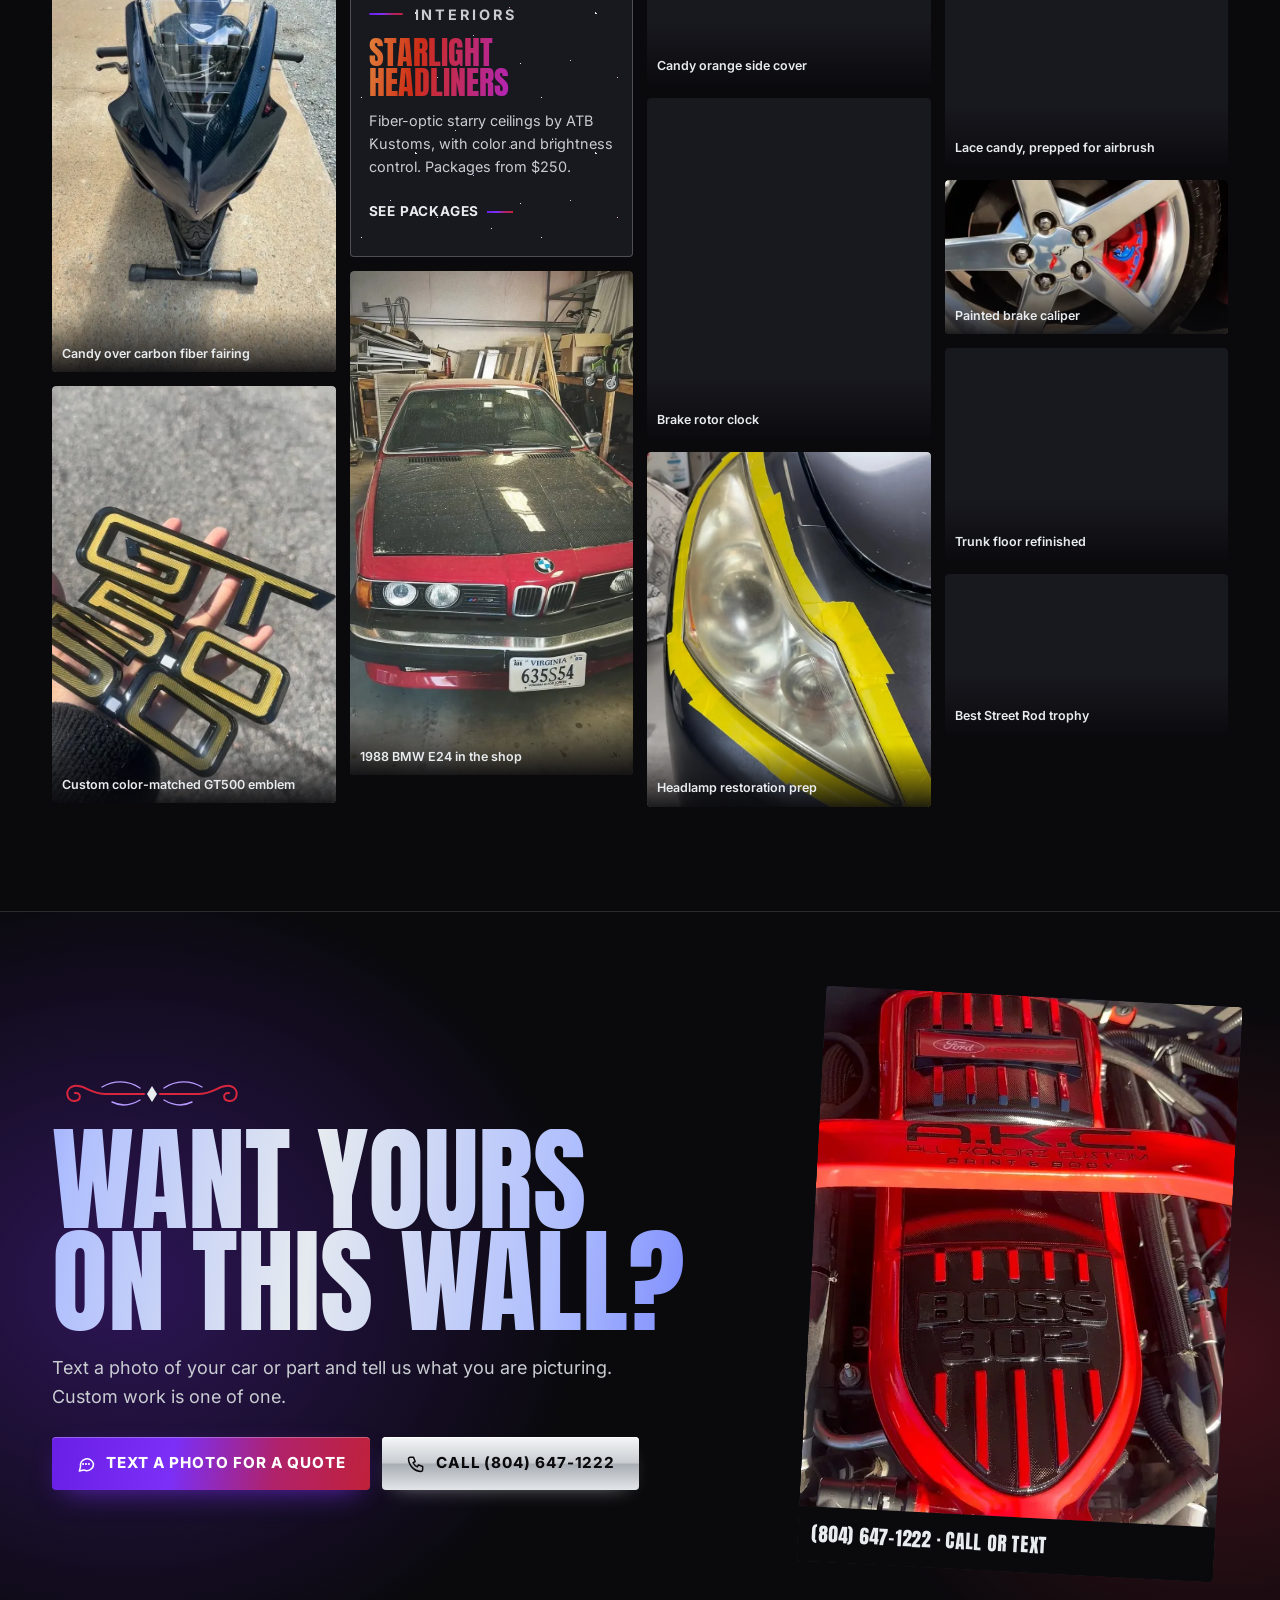
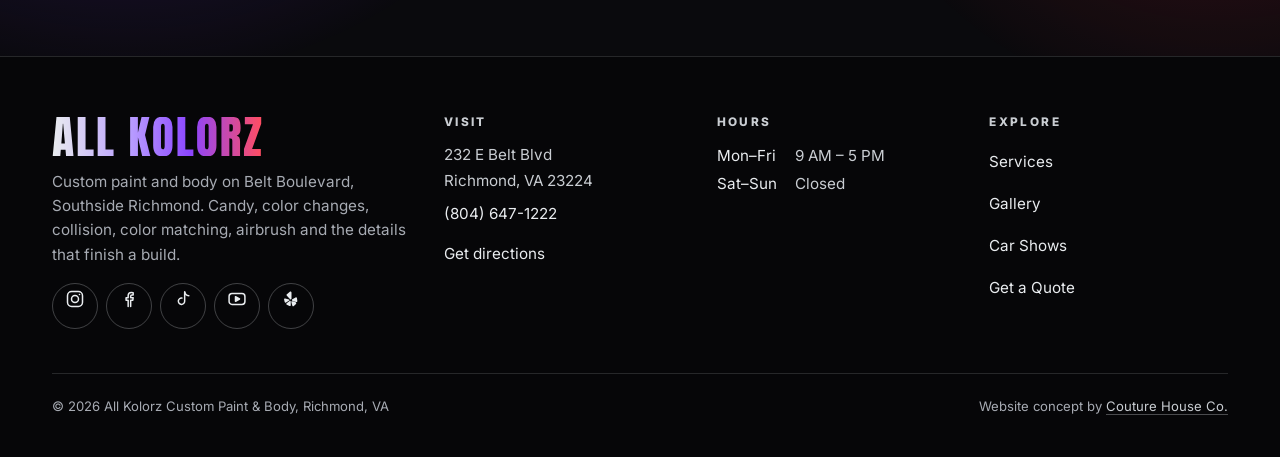
<file: gallery.html>
<!doctype html>
<html lang="en">
<head>
<meta charset="utf-8">
<meta name="viewport" content="width=device-width, initial-scale=1, viewport-fit=cover">
<title>Custom Paint &amp; Body Gallery | All Kolorz, Richmond, VA</title>
<meta name="description" content="Candy paint, custom engine bays, color-matched emblems, airbrush and collision work from All Kolorz Custom Paint &amp; Body in Southside Richmond, VA.">
<link rel="canonical" href="https://all-kolorz-custom-paint-body.netlify.app/gallery.html">
<meta name="theme-color" content="#0A0A0D">
<meta name="color-scheme" content="dark">
<meta name="robots" content="index, follow, max-image-preview:large">
<meta property="og:type" content="website">
<meta property="og:site_name" content="All Kolorz Custom Paint &amp; Body">
<meta property="og:title" content="Custom Paint &amp; Body Gallery | All Kolorz, Richmond, VA">
<meta property="og:description" content="Candy paint, custom engine bays, color-matched emblems, airbrush and collision work from All Kolorz Custom Paint &amp; Body in Southside Richmond, VA.">
<meta property="og:url" content="https://all-kolorz-custom-paint-body.netlify.app/gallery.html">
<meta property="og:image" content="https://all-kolorz-custom-paint-body.netlify.app/assets/img/og.jpg">
<meta property="og:image:width" content="1200">
<meta property="og:image:height" content="630">
<meta property="og:image:alt" content="All Kolorz Custom Paint and Body wordmark beside a candy orange motorcycle part">
<meta property="og:locale" content="en_US">
<meta name="twitter:card" content="summary_large_image">
<meta name="twitter:title" content="Custom Paint &amp; Body Gallery | All Kolorz, Richmond, VA">
<meta name="twitter:description" content="Candy paint, custom engine bays, color-matched emblems, airbrush and collision work from All Kolorz Custom Paint &amp; Body in Southside Richmond, VA.">
<meta name="twitter:image" content="https://all-kolorz-custom-paint-body.netlify.app/assets/img/og.jpg">
<link rel="icon" href="favicon.svg" type="image/svg+xml">
<link rel="icon" href="assets/img/favicon-32.png" sizes="32x32" type="image/png">
<link rel="apple-touch-icon" href="assets/img/apple-touch-icon.png">
<link rel="manifest" href="site.webmanifest">
<link rel="preload" href="assets/fonts/anton-latin-400-normal.woff2" as="font" type="font/woff2" crossorigin>
<link rel="preload" href="assets/fonts/inter-latin-wght-normal.woff2" as="font" type="font/woff2" crossorigin>
<link rel="stylesheet" href="assets/css/fonts.css?v=20260930b">
<link rel="stylesheet" href="assets/css/site.css?v=20260930b">
<script>document.documentElement.classList.add('js')</script>
<script src="assets/js/site.js" defer></script>
<script type="application/ld+json">{"@context":"https://schema.org","@type":"AutoBodyShop","@id":"https://all-kolorz-custom-paint-body.netlify.app/#business","name":"All Kolorz Custom Paint & Body","alternateName":["All Kolorz","A.K.C. Paint & Body"],"url":"https://all-kolorz-custom-paint-body.netlify.app/","logo":"https://all-kolorz-custom-paint-body.netlify.app/assets/img/logo.png","image":["https://all-kolorz-custom-paint-body.netlify.app/assets/img/og.jpg","https://all-kolorz-custom-paint-body.netlify.app/assets/img/candy-orange-fairing-lace.webp","https://all-kolorz-custom-paint-body.netlify.app/assets/img/custom-engine-bay-boss-302.webp"],"description":"Custom paint and body shop on Belt Boulevard in Southside Richmond, VA: candy paint and color changes, collision and dent repair, color-matched parts and emblems, custom engine bays, airbrush, lettering, pinstriping, headlight restoration and starlight headliners.","telephone":"+1-804-647-1222","address":{"@type":"PostalAddress","streetAddress":"232 E Belt Blvd","addressLocality":"Richmond","addressRegion":"VA","postalCode":"23224","addressCountry":"US"},"openingHoursSpecification":[{"@type":"OpeningHoursSpecification","dayOfWeek":["Monday","Tuesday","Wednesday","Thursday","Friday"],"opens":"09:00","closes":"17:00"}],"foundingDate":"2009","areaServed":[{"@type":"City","name":"Richmond, VA"},{"@type":"Place","name":"Southside Richmond"},{"@type":"AdministrativeArea","name":"Chesterfield County, VA"},{"@type":"AdministrativeArea","name":"Henrico County, VA"}],"sameAs":["https://www.instagram.com/all_kolorz_/","https://www.facebook.com/allkolorz804/","https://www.tiktok.com/@allkolorzcustompaint","https://www.youtube.com/@AllKolorzCustomPaint","https://www.yelp.com/biz/all-kolorz-custom-paint-and-body-richmond"],"hasMap":"https://www.google.com/maps/search/?api=1&query=All+Kolorz+Custom+Paint+%26+Body+232+E+Belt+Blvd+Richmond+VA+23224","hasOfferCatalog":{"@type":"OfferCatalog","name":"Custom paint and body services","itemListElement":[{"@type":"Offer","itemOffered":{"@type":"Service","name":"Custom Paint & Candy","description":"Color changes, candy coats including candy over carbon fiber, lace and flake finishes.","url":"https://all-kolorz-custom-paint-body.netlify.app/services.html#custom-paint"}},{"@type":"Offer","itemOffered":{"@type":"Service","name":"Collision & Dent Repair","description":"Collision and dent repair, panel refinishing and truck body work, color matched to the car.","url":"https://all-kolorz-custom-paint-body.netlify.app/services.html#collision"}},{"@type":"Offer","itemOffered":{"@type":"Service","name":"Color-Matched Parts & Emblems","description":"Paint-matched mirrors, custom color-matched emblems and trim.","url":"https://all-kolorz-custom-paint-body.netlify.app/services.html#color-matched"}},{"@type":"Offer","itemOffered":{"@type":"Service","name":"Custom Engine Bays","description":"Custom-painted engine covers, bays and under-hood details.","url":"https://all-kolorz-custom-paint-body.netlify.app/services.html#engine-bays"}},{"@type":"Offer","itemOffered":{"@type":"Service","name":"Airbrush, Lettering & Pinstriping","description":"Hand airbrushed art, custom lettering and pinstriping on vehicles, parts and one-off pieces.","url":"https://all-kolorz-custom-paint-body.netlify.app/services.html#airbrush"}},{"@type":"Offer","itemOffered":{"@type":"Service","name":"Headlight Restoration","description":"Restoring cloudy, yellowed headlamp lenses.","url":"https://all-kolorz-custom-paint-body.netlify.app/services.html#headlights"}},{"@type":"Offer","itemOffered":{"@type":"Service","name":"Starlight Headliners by ATB Kustoms","description":"Fiber-optic starlight headliner installs with color and brightness control.","url":"https://all-kolorz-custom-paint-body.netlify.app/services.html#starlight"},"priceSpecification":{"@type":"PriceSpecification","minPrice":250,"maxPrice":900,"priceCurrency":"USD","description":"Starting prices from 250 to 1,200 stars; varies by vehicle"}},{"@type":"Offer","itemOffered":{"@type":"Service","name":"Motorcycle Fairings & Parts","description":"Paint, candy and airbrush for motorcycle fairings, tanks and side covers.","url":"https://all-kolorz-custom-paint-body.netlify.app/services.html#motorcycle"}}]}}</script>
<script type="application/ld+json">{"@context":"https://schema.org","@type":"BreadcrumbList","itemListElement":[{"@type":"ListItem","position":1,"name":"Home","item":"https://all-kolorz-custom-paint-body.netlify.app/"},{"@type":"ListItem","position":2,"name":"Gallery","item":"https://all-kolorz-custom-paint-body.netlify.app/gallery.html"}]}</script>
</head><body>
<a class="skip" href="#main">Skip to content</a>
<header class="site-header">
  <div class="wrap">
    <a class="brand" href="index.html" aria-label="All Kolorz Custom Paint and Body, home"><svg class="" viewBox="0 31.7 460.4 86" role="img" aria-label="All Kolorz"><defs><linearGradient id="wm-h" x1="0" y1="0" x2="1" y2="0"><stop offset="0" stop-color="#E9ECEF"/><stop offset=".38" stop-color="#B79BFF"/><stop offset=".66" stop-color="#8B45FF"/><stop offset="1" stop-color="#FF4D63"/></linearGradient></defs><path fill="url(#wm-h)" d="M1.46484375 117.626953125 9.765625 31.689453125H38.916015625L47.0703125 117.626953125H30.810546875L29.58984375 103.759765625H19.23828125L18.1640625 117.626953125ZM20.458984375 90.0390625H28.271484375L24.51171875 46.337890625H23.73046875ZM56.34375 117.626953125V31.689453125H73.53125V102.978515625H91.20703125V117.626953125ZM100.08984375 117.626953125V31.689453125H117.27734375V102.978515625H134.953125V117.626953125ZM171.2734375 117.626953125V31.689453125H188.265625V66.11328125L196.2734375 31.689453125H213.55859375L203.939453125 71.044921875L215.560546875 117.626953125H197.73828125L188.36328125 76.025390625V117.626953125ZM242.998046875 118.408203125Q232.6953125 118.408203125 227.2509765625 112.1826171875Q221.806640625 105.95703125 221.806640625 94.189453125V53.369140625Q221.806640625 42.333984375 227.2021484375 36.62109375Q232.59765625 30.908203125 242.998046875 30.908203125Q253.3984375 30.908203125 258.7939453125 36.62109375Q264.189453125 42.333984375 264.189453125 53.369140625V94.189453125Q264.189453125 105.95703125 258.7451171875 112.1826171875Q253.30078125 118.408203125 242.998046875 118.408203125ZM243.14453125 102.587890625Q247.05078125 102.587890625 247.05078125 95.01953125V53.076171875Q247.05078125 46.728515625 243.2421875 46.728515625Q238.9453125 46.728515625 238.9453125 53.22265625V95.1171875Q238.9453125 99.12109375 239.921875 100.8544921875Q240.8984375 102.587890625 243.14453125 102.587890625ZM275.123046875 117.626953125V31.689453125H292.310546875V102.978515625H309.986328125V117.626953125ZM339.376953125 118.408203125Q329.07421875 118.408203125 323.6298828125 112.1826171875Q318.185546875 105.95703125 318.185546875 94.189453125V53.369140625Q318.185546875 42.333984375 323.5810546875 36.62109375Q328.9765625 30.908203125 339.376953125 30.908203125Q349.77734375 30.908203125 355.1728515625 36.62109375Q360.568359375 42.333984375 360.568359375 53.369140625V94.189453125Q360.568359375 105.95703125 355.1240234375 112.1826171875Q349.6796875 118.408203125 339.376953125 118.408203125ZM339.5234375 102.587890625Q343.4296875 102.587890625 343.4296875 95.01953125V53.076171875Q343.4296875 46.728515625 339.62109375 46.728515625Q335.32421875 46.728515625 335.32421875 53.22265625V95.1171875Q335.32421875 99.12109375 336.30078125 100.8544921875Q337.27734375 102.587890625 339.5234375 102.587890625ZM371.501953125 117.626953125V31.689453125H397.869140625Q404.4609375 31.689453125 407.830078125 34.6923828125Q411.19921875 37.6953125 412.3466796875 43.0908203125Q413.494140625 48.486328125 413.494140625 55.76171875Q413.494140625 62.79296875 411.7119140625 66.9921875Q409.9296875 71.19140625 404.998046875 72.802734375Q409.05078125 73.6328125 410.6865234375 76.8310546875Q412.322265625 80.029296875 412.322265625 85.107421875V117.626953125H395.37890625V83.984375Q395.37890625 80.224609375 393.8408203125 79.3212890625Q392.302734375 78.41796875 388.884765625 78.41796875V117.626953125ZM388.982421875 63.525390625H393.1328125Q396.697265625 63.525390625 396.697265625 55.76171875Q396.697265625 50.732421875 395.916015625 49.169921875Q395.134765625 47.607421875 392.986328125 47.607421875H388.982421875ZM420.912109375 117.626953125V102.001953125L440.58984375 47.509765625H422.81640625V31.689453125H458.705078125V46.728515625L438.685546875 101.806640625H457.875V117.626953125Z"/></svg><small>Custom Paint<br>&amp; Body &middot; RVA</small></a>
    <nav class="nav" aria-label="Primary"><ul><li><a href="services.html">Services</a></li><li><a href="gallery.html" aria-current="page">Gallery</a></li><li><a href="car-shows.html">Car Shows</a></li></ul></nav>
    <a class="btn btn--candy header-cta" href="sms:+18046471222"><svg class="" viewBox="0 0 24 24" fill="none" stroke="currentColor" stroke-width="1.8" stroke-linecap="round" stroke-linejoin="round" aria-hidden="true" focusable="false"><path d="M21 12a8 8 0 0 1-11.6 7.1L4 20.5l1.4-4.9A8 8 0 1 1 21 12Z"/><path d="M8.5 12h.01M12 12h.01M15.5 12h.01" stroke-width="2.6"/></svg>Text a photo</a>
    <button class="menu-btn" type="button" aria-expanded="false" aria-controls="mobile-nav"><span class="bars" aria-hidden="true"></span><span class="menu-label">Menu</span></button>
  </div>
</header>
<nav class="mobile-nav" id="mobile-nav" aria-label="Mobile" hidden>
  <ul><li><a class="big" href="index.html">Home<span>01</span></a></li><li><a class="big" href="services.html">Services<span>02</span></a></li><li><a class="big" href="gallery.html" aria-current="page">Gallery<span>03</span></a></li><li><a class="big" href="car-shows.html">Car Shows<span>04</span></a></li><li><a class="big" href="quote.html">Get a Quote<span>05</span></a></li></ul>
  <div class="mn-contact">
    <a class="btn btn--candy" href="sms:+18046471222"><svg class="" viewBox="0 0 24 24" fill="none" stroke="currentColor" stroke-width="1.8" stroke-linecap="round" stroke-linejoin="round" aria-hidden="true" focusable="false"><path d="M21 12a8 8 0 0 1-11.6 7.1L4 20.5l1.4-4.9A8 8 0 1 1 21 12Z"/><path d="M8.5 12h.01M12 12h.01M15.5 12h.01" stroke-width="2.6"/></svg>Text a photo for a quote</a>
    <a class="btn btn--ghost" href="tel:+18046471222"><svg class="" viewBox="0 0 24 24" fill="none" stroke="currentColor" stroke-width="1.8" stroke-linecap="round" stroke-linejoin="round" aria-hidden="true" focusable="false"><path d="M5 4h4l2 5-2.5 1.5a11 11 0 0 0 5 5L15 13l5 2v4a2 2 0 0 1-2 2A16 16 0 0 1 3 6a2 2 0 0 1 2-2"/></svg>Call (804) 647-1222</a>
  </div>
  <p class="mn-meta">232 E Belt Blvd, Richmond, VA 23224<br>Mon&ndash;Fri 9 AM&ndash;5 PM</p>
</nav>
<main id="main">
<section class="phero" aria-labelledby="page-h">
  <div class="wrap">
    <nav class="crumbs" aria-label="Breadcrumb"><ol><li><a href="index.html">Home</a></li><li aria-current="page">Gallery</li></ol></nav>
    <h1 id="page-h"><span class="flip">The work</span><span class="script">straight from the shop floor</span></h1>
    <p class="lead">Candy, collision, color matching and custom art from 232 E Belt Blvd. Tap any photo to see it larger. More builds post weekly on <a href="https://www.instagram.com/all_kolorz_/" rel="noopener" target="_blank">Instagram</a> and <a href="https://www.tiktok.com/@allkolorzcustompaint" rel="noopener" target="_blank">TikTok</a>.</p>
  </div>
</section>
<section class="sec" style="padding-top:44px" aria-label="Gallery">
  <div class="wrap">
    <div class="chips" role="group" aria-label="Filter gallery"><button class="chip" type="button" data-filter="all" aria-pressed="true">All<span class="ct">20</span></button><button class="chip" type="button" data-filter="custom" aria-pressed="false">Candy &amp; Custom<span class="ct">7</span></button><button class="chip" type="button" data-filter="collision" aria-pressed="false">Collision<span class="ct">5</span></button><button class="chip" type="button" data-filter="details" aria-pressed="false">Details &amp; Emblems<span class="ct">6</span></button><button class="chip" type="button" data-filter="airbrush" aria-pressed="false">Airbrush &amp; Lettering<span class="ct">5</span></button><button class="chip" type="button" data-filter="interiors" aria-pressed="false">Interiors<span class="ct">1</span></button></div>
    <p id="filter-status" class="sr-only" aria-live="polite"></p>
    <div class="masonry"><figure class="tile spray" data-cat="custom"><button type="button" data-full="assets/img/candy-orange-fairing-lace.webp" data-caption="Candy orange fairing with lace fade" aria-label="Enlarge: Candy orange fairing with lace fade"><img src="assets/img/candy-orange-fairing-lace.webp" srcset="assets/img/candy-orange-fairing-lace-800.webp 800w, assets/img/candy-orange-fairing-lace.webp 1012w" sizes="(min-width:1024px) 24vw, (min-width:560px) 32vw, 50vw" width="1012" height="1692" alt="Motorcycle fairing sprayed candy orange with a lace-pattern fade" loading="lazy" decoding="async"><span class="cap" aria-hidden="true">Candy orange fairing with lace fade</span></button></figure><figure class="tile spray" data-cat="custom details"><button type="button" data-full="assets/img/custom-engine-bay-boss-302.webp" data-caption="Custom Boss 302 engine bay" aria-label="Enlarge: Custom Boss 302 engine bay"><img src="assets/img/custom-engine-bay-boss-302.webp" width="720" height="960" alt="Red and carbon Boss 302 engine cover with A.K.C. lettering on the strut bar" loading="lazy" decoding="async"><span class="cap" aria-hidden="true">Custom Boss 302 engine bay</span></button></figure><figure class="tile spray" data-cat="custom"><button type="button" data-full="assets/img/candy-over-carbon-fiber-fairing.webp" data-caption="Candy over carbon fiber fairing" aria-label="Enlarge: Candy over carbon fiber fairing"><img src="assets/img/candy-over-carbon-fiber-fairing.webp" width="640" height="1068" alt="Sport bike fairing in candy blue over carbon fiber" loading="lazy" decoding="async"><span class="cap" aria-hidden="true">Candy over carbon fiber fairing</span></button></figure><figure class="tile spray" data-cat="details"><button type="button" data-full="assets/img/gt500-color-matched-emblem.webp" data-caption="Custom color-matched GT500 emblem" aria-label="Enlarge: Custom color-matched GT500 emblem"><img src="assets/img/gt500-color-matched-emblem.webp" width="640" height="943" alt="Gold and gloss black GT500 emblem" loading="lazy" decoding="async"><span class="cap" aria-hidden="true">Custom color-matched GT500 emblem</span></button></figure><figure class="tile spray" data-cat="collision"><button type="button" data-full="assets/img/fender-jamb-spray.webp" data-caption="Jambing a fender" aria-label="Enlarge: Jambing a fender"><img src="assets/img/fender-jamb-spray.webp" width="576" height="1136" alt="Spraying the jambs of a fender on a stand outside the shop" loading="lazy" decoding="async"><span class="cap" aria-hidden="true">Jambing a fender</span></button></figure><figure class="tile spray" data-cat="airbrush"><button type="button" data-full="assets/img/airbrushed-motorcycle-tank.webp" data-caption="Airbrushed motorcycle tank" aria-label="Enlarge: Airbrushed motorcycle tank"><img src="assets/img/airbrushed-motorcycle-tank.webp" width="640" height="830" alt="Grayscale airbrushed mural on a motorcycle gas tank" loading="lazy" decoding="async"><span class="cap" aria-hidden="true">Airbrushed motorcycle tank</span></button></figure><figure class="tile tile--design starfield" data-cat="interiors"><div><p class="eyebrow">Interiors</p><h3 class="flip">Starlight headliners</h3><p>Fiber-optic starry ceilings by ATB Kustoms, with color and brightness control. Packages from $250.</p><a class="textlink" href="services.html#starlight">See packages</a></div></figure><figure class="tile spray" data-cat="custom collision"><button type="button" data-full="assets/img/bmw-e24-1988-refinish.webp" data-caption="1988 BMW E24 in the shop" aria-label="Enlarge: 1988 BMW E24 in the shop"><img src="assets/img/bmw-e24-1988-refinish.webp" width="720" height="1280" alt="Red 1988 BMW E24 coupe with carbon hood inside the shop" loading="lazy" decoding="async"><span class="cap" aria-hidden="true">1988 BMW E24 in the shop</span></button></figure><figure class="tile spray" data-cat="details"><button type="button" data-full="assets/img/mustang-paint-matched-mirrors.webp" data-caption="Paint-matched mirrors on a Mustang" aria-label="Enlarge: Paint-matched mirrors on a Mustang"><img src="assets/img/mustang-paint-matched-mirrors.webp" width="640" height="909" alt="Blue Ford Mustang with paint-matched mirrors" loading="lazy" decoding="async"><span class="cap" aria-hidden="true">Paint-matched mirrors on a Mustang</span></button></figure><figure class="tile spray" data-cat="airbrush"><button type="button" data-full="assets/img/airbrushed-skateboard-art.webp" data-caption="Airbrushed skateboard" aria-label="Enlarge: Airbrushed skateboard"><img src="assets/img/airbrushed-skateboard-art.webp" width="720" height="653" alt="Orange flake skateboard deck with a hand-painted blue skull" loading="lazy" decoding="async"><span class="cap" aria-hidden="true">Airbrushed skateboard</span></button></figure><figure class="tile spray" data-cat="collision"><button type="button" data-full="assets/img/maybach-gls-black-paint.webp" data-caption="Mercedes-Maybach GLS" aria-label="Enlarge: Mercedes-Maybach GLS"><img src="assets/img/maybach-gls-black-paint.webp" srcset="assets/img/maybach-gls-black-paint-800.webp 800w, assets/img/maybach-gls-black-paint.webp 1440w" sizes="(min-width:1024px) 24vw, (min-width:560px) 32vw, 50vw" width="1440" height="1037" alt="Black Mercedes-Maybach GLS at the shop" loading="lazy" decoding="async"><span class="cap" aria-hidden="true">Mercedes-Maybach GLS</span></button></figure><figure class="tile spray" data-cat="custom"><button type="button" data-full="assets/img/candy-orange-side-cover.webp" data-caption="Candy orange side cover" aria-label="Enlarge: Candy orange side cover"><img src="assets/img/candy-orange-side-cover.webp" width="720" height="405" alt="Candy orange motorcycle side cover on a stand in the lot" loading="lazy" decoding="async"><span class="cap" aria-hidden="true">Candy orange side cover</span></button></figure><figure class="tile spray" data-cat="airbrush details"><button type="button" data-full="assets/img/akc-brake-rotor-clock.webp" data-caption="Brake rotor clock" aria-label="Enlarge: Brake rotor clock"><img src="assets/img/akc-brake-rotor-clock.webp" srcset="assets/img/akc-brake-rotor-clock-800.webp 800w, assets/img/akc-brake-rotor-clock.webp 1350w" sizes="(min-width:1024px) 24vw, (min-width:560px) 32vw, 50vw" width="1350" height="1620" alt="Clock built from an orange brake rotor and pink A.K.C. caliper, signed Ashanti" loading="lazy" decoding="async"><span class="cap" aria-hidden="true">Brake rotor clock</span></button></figure><figure class="tile spray" data-cat="collision"><button type="button" data-full="assets/img/headlamp-restoration-prep.webp" data-caption="Headlamp restoration prep" aria-label="Enlarge: Headlamp restoration prep"><img src="assets/img/headlamp-restoration-prep.webp" srcset="assets/img/headlamp-restoration-prep-800.webp 800w, assets/img/headlamp-restoration-prep.webp 1440w" sizes="(min-width:1024px) 24vw, (min-width:560px) 32vw, 50vw" width="1440" height="1800" alt="Yellowed headlamp masked with tape before restoration" loading="lazy" decoding="async"><span class="cap" aria-hidden="true">Headlamp restoration prep</span></button></figure><figure class="tile spray" data-cat="details"><button type="button" data-full="assets/img/custom-script-emblems.webp" data-caption="Refinished script emblems" aria-label="Enlarge: Refinished script emblems"><img src="assets/img/custom-script-emblems.webp" width="640" height="432" alt="Presidential Town Sedan script emblems refinished" loading="lazy" decoding="async"><span class="cap" aria-hidden="true">Refinished script emblems</span></button></figure><figure class="tile spray" data-cat="custom"><button type="button" data-full="assets/img/mustang-paint-booth.webp" data-caption="Mustang in the paint booth" aria-label="Enlarge: Mustang in the paint booth"><img src="assets/img/mustang-paint-booth.webp" width="448" height="1022" alt="Dark teal Mustang parked in the paint booth" loading="lazy" decoding="async"><span class="cap" aria-hidden="true">Mustang in the paint booth</span></button></figure><figure class="tile spray" data-cat="custom airbrush"><button type="button" data-full="assets/img/lace-candy-airbrush-prep.webp" data-caption="Lace candy, prepped for airbrush" aria-label="Enlarge: Lace candy, prepped for airbrush"><img src="assets/img/lace-candy-airbrush-prep.webp" width="640" height="636" alt="Lace-pattern candy base on a motorcycle part" loading="lazy" decoding="async"><span class="cap" aria-hidden="true">Lace candy, prepped for airbrush</span></button></figure><figure class="tile spray" data-cat="details"><button type="button" data-full="assets/img/painted-brake-caliper.webp" data-caption="Painted brake caliper" aria-label="Enlarge: Painted brake caliper"><img src="assets/img/painted-brake-caliper.webp" width="640" height="346" alt="Red painted brake caliper behind a chrome Corvette wheel" loading="lazy" decoding="async"><span class="cap" aria-hidden="true">Painted brake caliper</span></button></figure><figure class="tile spray" data-cat="collision"><button type="button" data-full="assets/img/trunk-pan-restoration.webp" data-caption="Trunk floor refinished" aria-label="Enlarge: Trunk floor refinished"><img src="assets/img/trunk-pan-restoration.webp" srcset="assets/img/trunk-pan-restoration-800.webp 800w, assets/img/trunk-pan-restoration.webp 960w" sizes="(min-width:1024px) 24vw, (min-width:560px) 32vw, 50vw" width="960" height="720" alt="Freshly coated trunk floor of an orange classic car" loading="lazy" decoding="async"><span class="cap" aria-hidden="true">Trunk floor refinished</span></button></figure><figure class="tile spray" data-cat="airbrush"><button type="button" data-full="assets/img/best-street-rod-trophy.webp" data-caption="Best Street Rod trophy" aria-label="Enlarge: Best Street Rod trophy"><img src="assets/img/best-street-rod-trophy.webp" width="720" height="405" alt="Candy orange hot rod trophy lettered Best Street Rod for the Moonlight Cruise-In car and truck show" loading="lazy" decoding="async"><span class="cap" aria-hidden="true">Best Street Rod trophy</span></button></figure></div>
  </div>
</section>
<dialog class="lightbox" id="lightbox" aria-label="Photo viewer">
  <div class="lb-bar"><span class="lb-count"></span><button class="icon-btn" type="button" data-lb-close aria-label="Close photo viewer"><svg class="" viewBox="0 0 24 24" fill="none" stroke="currentColor" stroke-width="1.8" stroke-linecap="round" stroke-linejoin="round" aria-hidden="true" focusable="false"><path d="M6 6l12 12M18 6L6 18"/></svg></button></div>
  <div class="lb-stage"><img src="assets/img/candy-orange-fairing-lace.webp" alt="" width="1012" height="1692"></div>
  <div class="lb-foot"><button class="icon-btn" type="button" data-lb-prev aria-label="Previous photo"><svg class="" viewBox="0 0 24 24" fill="none" stroke="currentColor" stroke-width="1.8" stroke-linecap="round" stroke-linejoin="round" aria-hidden="true" focusable="false"><path d="M15 5l-7 7 7 7"/></svg></button><p class="lb-cap"></p><button class="icon-btn" type="button" data-lb-next aria-label="Next photo"><svg class="" viewBox="0 0 24 24" fill="none" stroke="currentColor" stroke-width="1.8" stroke-linecap="round" stroke-linejoin="round" aria-hidden="true" focusable="false"><path d="M9 5l7 7-7 7"/></svg></button></div>
</dialog>
<section class="cta-band" aria-labelledby="cta-h">
  <div class="wrap cta-grid">
  <div class="rise">
    <svg class="pin" viewBox="0 0 200 34" aria-hidden="true" focusable="false"><path class="p1" pathLength="1" d="M108 17 H146 C162 17 168 7 178 9 C188 11 186 25 177 24 C170 23 171 15 177 16"/><path class="p1" pathLength="1" d="M92 17 H54 C38 17 32 7 22 9 C12 11 14 25 23 24 C30 23 29 15 23 16"/><path class="p2" pathLength="1" d="M112 11 C124 3 138 3 150 10"/><path class="p2" pathLength="1" d="M88 11 C76 3 62 3 50 10"/><path class="p2" pathLength="1" d="M112 23 C122 29 132 29 140 25"/><path class="p2" pathLength="1" d="M88 23 C78 29 68 29 60 25"/><path class="p3" d="M100 9 L105 17 L100 25 L95 17 Z"/></svg>
    <h2 id="cta-h" class="flip">Want yours<br>on this wall?</h2>
    <p>Text a photo of your car or part and tell us what you are picturing. Custom work is one of one.</p>
    <div class="btn-row">
      <a class="btn btn--candy" href="sms:+18046471222"><svg class="" viewBox="0 0 24 24" fill="none" stroke="currentColor" stroke-width="1.8" stroke-linecap="round" stroke-linejoin="round" aria-hidden="true" focusable="false"><path d="M21 12a8 8 0 0 1-11.6 7.1L4 20.5l1.4-4.9A8 8 0 1 1 21 12Z"/><path d="M8.5 12h.01M12 12h.01M15.5 12h.01" stroke-width="2.6"/></svg>Text a photo for a quote</a>
      <a class="btn btn--chrome" href="tel:+18046471222"><svg class="" viewBox="0 0 24 24" fill="none" stroke="currentColor" stroke-width="1.8" stroke-linecap="round" stroke-linejoin="round" aria-hidden="true" focusable="false"><path d="M5 4h4l2 5-2.5 1.5a11 11 0 0 0 5 5L15 13l5 2v4a2 2 0 0 1-2 2A16 16 0 0 1 3 6a2 2 0 0 1 2-2"/></svg>Call (804) 647-1222</a>
    </div>
  </div>
  <figure class="cta-pic spray"><img src="assets/img/custom-engine-bay-boss-302.webp" width="720" height="960" alt="Custom red and carbon Boss 302 engine bay with A.K.C. lettering" loading="lazy" decoding="async"><figcaption>(804) 647-1222 &middot; call or text</figcaption></figure>
  </div>
</section></main>
<footer class="site-footer">
  <div class="wrap">
    <div class="foot-grid">
      <div class="foot-brand">
        <svg class="" viewBox="0 31.7 460.4 86" role="img" aria-label="All Kolorz"><defs><linearGradient id="wm-f" x1="0" y1="0" x2="1" y2="0"><stop offset="0" stop-color="#E9ECEF"/><stop offset=".38" stop-color="#B79BFF"/><stop offset=".66" stop-color="#8B45FF"/><stop offset="1" stop-color="#FF4D63"/></linearGradient></defs><path fill="url(#wm-f)" d="M1.46484375 117.626953125 9.765625 31.689453125H38.916015625L47.0703125 117.626953125H30.810546875L29.58984375 103.759765625H19.23828125L18.1640625 117.626953125ZM20.458984375 90.0390625H28.271484375L24.51171875 46.337890625H23.73046875ZM56.34375 117.626953125V31.689453125H73.53125V102.978515625H91.20703125V117.626953125ZM100.08984375 117.626953125V31.689453125H117.27734375V102.978515625H134.953125V117.626953125ZM171.2734375 117.626953125V31.689453125H188.265625V66.11328125L196.2734375 31.689453125H213.55859375L203.939453125 71.044921875L215.560546875 117.626953125H197.73828125L188.36328125 76.025390625V117.626953125ZM242.998046875 118.408203125Q232.6953125 118.408203125 227.2509765625 112.1826171875Q221.806640625 105.95703125 221.806640625 94.189453125V53.369140625Q221.806640625 42.333984375 227.2021484375 36.62109375Q232.59765625 30.908203125 242.998046875 30.908203125Q253.3984375 30.908203125 258.7939453125 36.62109375Q264.189453125 42.333984375 264.189453125 53.369140625V94.189453125Q264.189453125 105.95703125 258.7451171875 112.1826171875Q253.30078125 118.408203125 242.998046875 118.408203125ZM243.14453125 102.587890625Q247.05078125 102.587890625 247.05078125 95.01953125V53.076171875Q247.05078125 46.728515625 243.2421875 46.728515625Q238.9453125 46.728515625 238.9453125 53.22265625V95.1171875Q238.9453125 99.12109375 239.921875 100.8544921875Q240.8984375 102.587890625 243.14453125 102.587890625ZM275.123046875 117.626953125V31.689453125H292.310546875V102.978515625H309.986328125V117.626953125ZM339.376953125 118.408203125Q329.07421875 118.408203125 323.6298828125 112.1826171875Q318.185546875 105.95703125 318.185546875 94.189453125V53.369140625Q318.185546875 42.333984375 323.5810546875 36.62109375Q328.9765625 30.908203125 339.376953125 30.908203125Q349.77734375 30.908203125 355.1728515625 36.62109375Q360.568359375 42.333984375 360.568359375 53.369140625V94.189453125Q360.568359375 105.95703125 355.1240234375 112.1826171875Q349.6796875 118.408203125 339.376953125 118.408203125ZM339.5234375 102.587890625Q343.4296875 102.587890625 343.4296875 95.01953125V53.076171875Q343.4296875 46.728515625 339.62109375 46.728515625Q335.32421875 46.728515625 335.32421875 53.22265625V95.1171875Q335.32421875 99.12109375 336.30078125 100.8544921875Q337.27734375 102.587890625 339.5234375 102.587890625ZM371.501953125 117.626953125V31.689453125H397.869140625Q404.4609375 31.689453125 407.830078125 34.6923828125Q411.19921875 37.6953125 412.3466796875 43.0908203125Q413.494140625 48.486328125 413.494140625 55.76171875Q413.494140625 62.79296875 411.7119140625 66.9921875Q409.9296875 71.19140625 404.998046875 72.802734375Q409.05078125 73.6328125 410.6865234375 76.8310546875Q412.322265625 80.029296875 412.322265625 85.107421875V117.626953125H395.37890625V83.984375Q395.37890625 80.224609375 393.8408203125 79.3212890625Q392.302734375 78.41796875 388.884765625 78.41796875V117.626953125ZM388.982421875 63.525390625H393.1328125Q396.697265625 63.525390625 396.697265625 55.76171875Q396.697265625 50.732421875 395.916015625 49.169921875Q395.134765625 47.607421875 392.986328125 47.607421875H388.982421875ZM420.912109375 117.626953125V102.001953125L440.58984375 47.509765625H422.81640625V31.689453125H458.705078125V46.728515625L438.685546875 101.806640625H457.875V117.626953125Z"/></svg>
        <p>Custom paint and body on Belt Boulevard, Southside Richmond. Candy, color changes, collision, color matching, airbrush and the details that finish a build.</p>
        <div class="socials">
          <a href="https://www.instagram.com/all_kolorz_/" aria-label="All Kolorz on Instagram" rel="noopener" target="_blank"><svg class="" viewBox="0 0 24 24" fill="none" stroke="currentColor" stroke-width="1.8" stroke-linecap="round" stroke-linejoin="round" aria-hidden="true" focusable="false"><rect x="3" y="3" width="18" height="18" rx="5"/><circle cx="12" cy="12" r="4.2"/><circle cx="17.4" cy="6.6" r="1" fill="currentColor" stroke="none"/></svg></a>
          <a href="https://www.facebook.com/allkolorz804/" aria-label="All Kolorz on Facebook" rel="noopener" target="_blank"><svg class="" viewBox="0 0 24 24" fill="none" stroke="currentColor" stroke-width="1.8" stroke-linecap="round" stroke-linejoin="round" aria-hidden="true" focusable="false"><path d="M14 21v-7.5h2.6l.4-3H14V8.6c0-.9.3-1.5 1.6-1.5H17V4.4A21 21 0 0 0 14.8 4.3C12.6 4.3 11 5.6 11 8.1v2.4H8.5v3H11V21"/></svg></a>
          <a href="https://www.tiktok.com/@allkolorzcustompaint" aria-label="All Kolorz on TikTok" rel="noopener" target="_blank"><svg class="" viewBox="0 0 24 24" fill="none" stroke="currentColor" stroke-width="1.8" stroke-linecap="round" stroke-linejoin="round" aria-hidden="true" focusable="false"><path d="M14 3.5v11.2a3.8 3.8 0 1 1-3.3-3.8"/><path d="M14 3.5c.4 2.6 2.2 4.4 5 4.6"/></svg></a>
          <a href="https://www.youtube.com/@AllKolorzCustomPaint" aria-label="All Kolorz on YouTube" rel="noopener" target="_blank"><svg class="" viewBox="0 0 24 24" fill="none" stroke="currentColor" stroke-width="1.8" stroke-linecap="round" stroke-linejoin="round" aria-hidden="true" focusable="false"><rect x="2.5" y="5.5" width="19" height="13" rx="3.5"/><path d="M10.2 9.2v5.6l4.8-2.8z" fill="currentColor"/></svg></a>
          <a href="https://www.yelp.com/biz/all-kolorz-custom-paint-and-body-richmond" aria-label="All Kolorz on Yelp" rel="noopener" target="_blank"><svg class="" viewBox="0 0 24 24" fill="none" stroke="currentColor" stroke-width="1.8" stroke-linecap="round" stroke-linejoin="round" aria-hidden="true" focusable="false"><path d="M10.6 3.2c.9-.3 2 .2 2 1.2v7.3c0 .8-1 1.2-1.6.6L7 8c-.6-.6-.4-1.6.4-2zM13.4 14.6l4.2 1.4c.8.3 1 1.3.4 1.9l-2.6 2.6c-.6.6-1.6.3-1.8-.5l-1.2-4.3c-.2-.7.4-1.3 1-1.1zM13.6 12.4l3.9-2.2c.7-.4 1.6 0 1.7.8l.4 3.5c.1.8-.7 1.4-1.5 1.1l-4.3-1.3c-.7-.2-.8-1.5-.2-1.9zM10.4 14.3l-3.6 2.8c-.6.5-.5 1.5.2 1.8l3.2 1.5c.7.3 1.5-.2 1.5-1v-4.3c0-.8-.8-1.3-1.3-.8zM9.6 12.6 5 11.4c-.8-.2-1.5.5-1.3 1.3l.7 3c.2.8 1.1 1.1 1.7.6l3.8-2.5c.6-.4.4-1.1-.3-1.2z" fill="currentColor" stroke="none"/></svg></a>
        </div>
      </div>
      <div>
        <h2>Visit</h2>
        <address>232 E Belt Blvd<br>Richmond, VA 23224<br><a href="tel:+18046471222">(804) 647-1222</a></address>
        <a href="https://www.google.com/maps/dir/?api=1&destination=232+E+Belt+Blvd+Richmond+VA+23224" rel="noopener" target="_blank">Get directions</a>
      </div>
      <div>
        <h2>Hours</h2>
        <dl class="hours"><dt>Mon&ndash;Fri</dt><dd>9 AM &ndash; 5 PM</dd><dt>Sat&ndash;Sun</dt><dd>Closed</dd></dl>
      </div>
      <div>
        <h2>Explore</h2>
        <ul>
          <li><a href="services.html">Services</a></li>
          <li><a href="gallery.html">Gallery</a></li>
          <li><a href="car-shows.html">Car Shows</a></li>
          <li><a href="quote.html">Get a Quote</a></li>
        </ul>
      </div>
    </div>
    <div class="foot-bottom">
      <span>&copy; <span data-year>2026</span> All Kolorz Custom Paint &amp; Body, Richmond, VA</span>
      <span>Website concept by <a href="https://couturehouse.co" rel="noopener" target="_blank">Couture House Co.</a></span>
    </div>
  </div>
</footer>
<div class="mbar">
  <a class="btn btn--candy" href="sms:+18046471222"><svg class="" viewBox="0 0 24 24" fill="none" stroke="currentColor" stroke-width="1.8" stroke-linecap="round" stroke-linejoin="round" aria-hidden="true" focusable="false"><path d="M21 12a8 8 0 0 1-11.6 7.1L4 20.5l1.4-4.9A8 8 0 1 1 21 12Z"/><path d="M8.5 12h.01M12 12h.01M15.5 12h.01" stroke-width="2.6"/></svg>Text a photo</a>
  <a class="btn btn--chrome" href="tel:+18046471222"><svg class="" viewBox="0 0 24 24" fill="none" stroke="currentColor" stroke-width="1.8" stroke-linecap="round" stroke-linejoin="round" aria-hidden="true" focusable="false"><path d="M5 4h4l2 5-2.5 1.5a11 11 0 0 0 5 5L15 13l5 2v4a2 2 0 0 1-2 2A16 16 0 0 1 3 6a2 2 0 0 1 2-2"/></svg>Call</a>
</div>
</body>
</html>
</file>
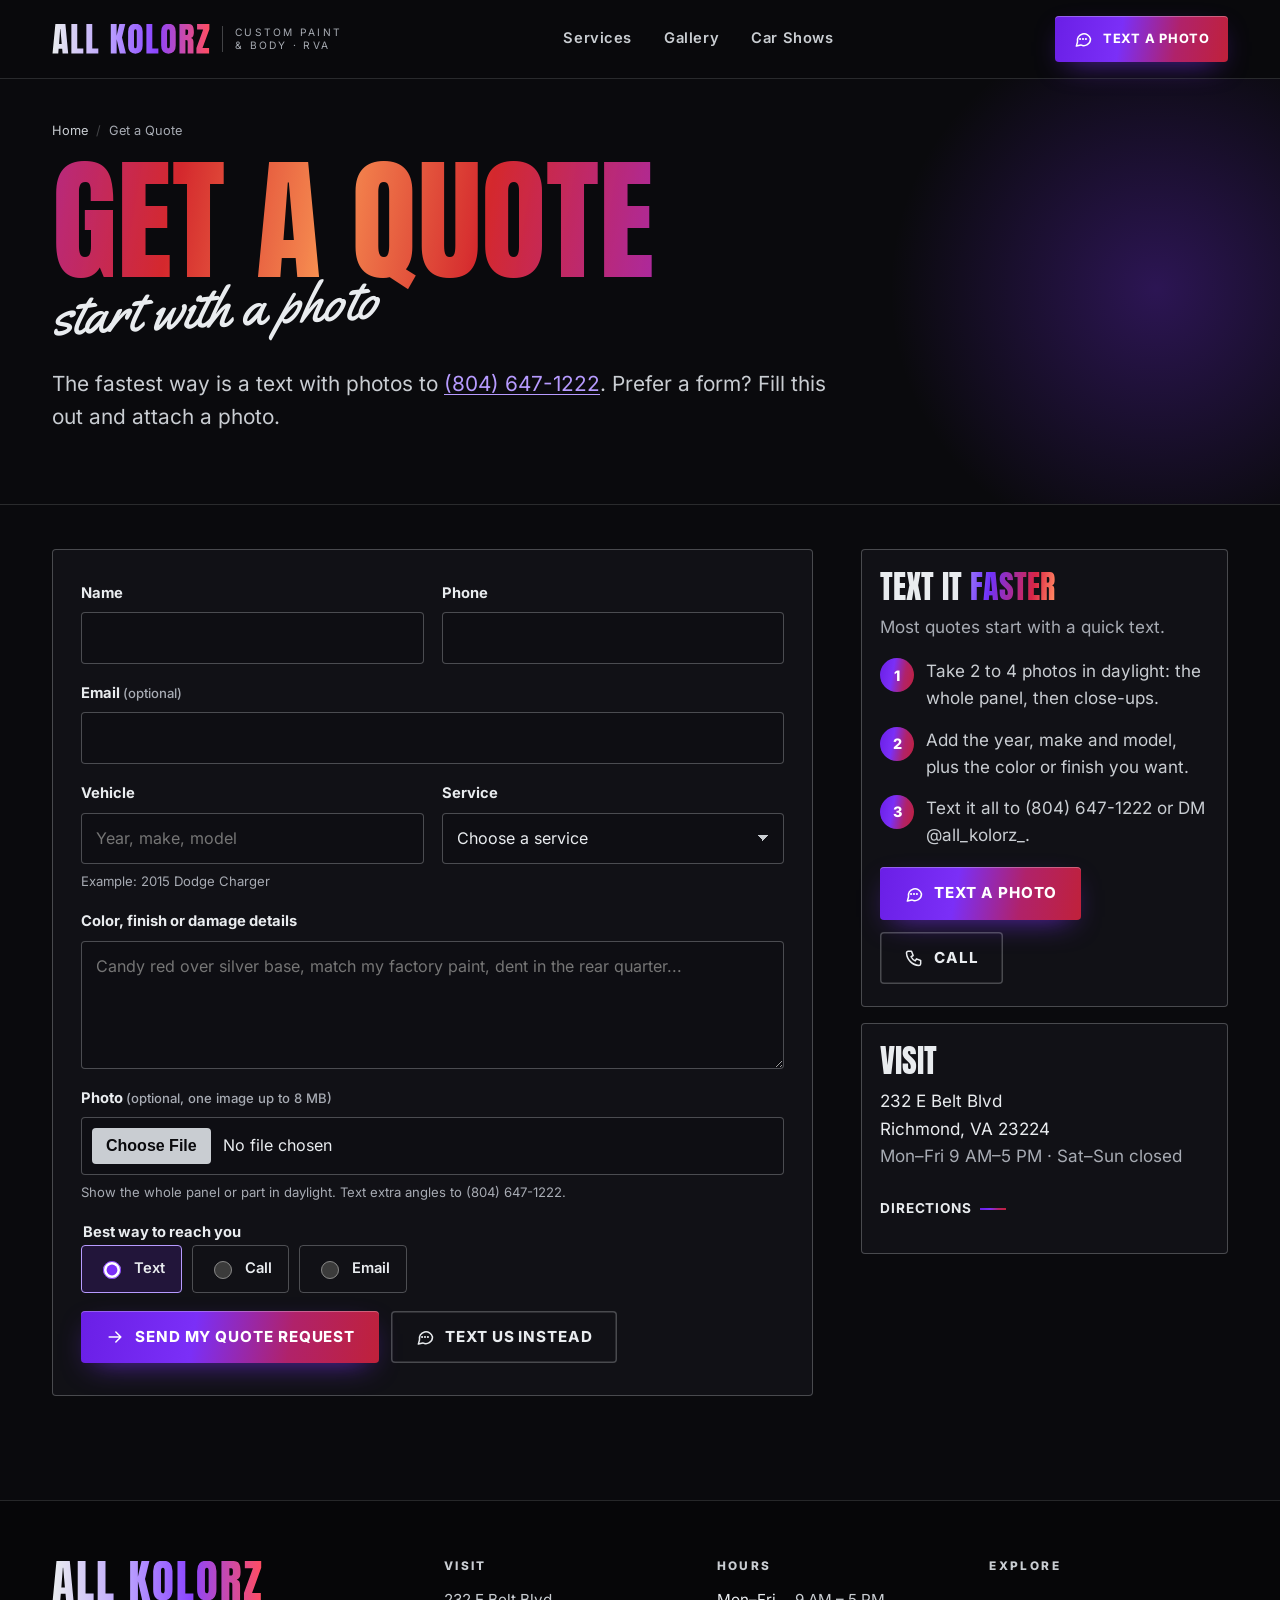
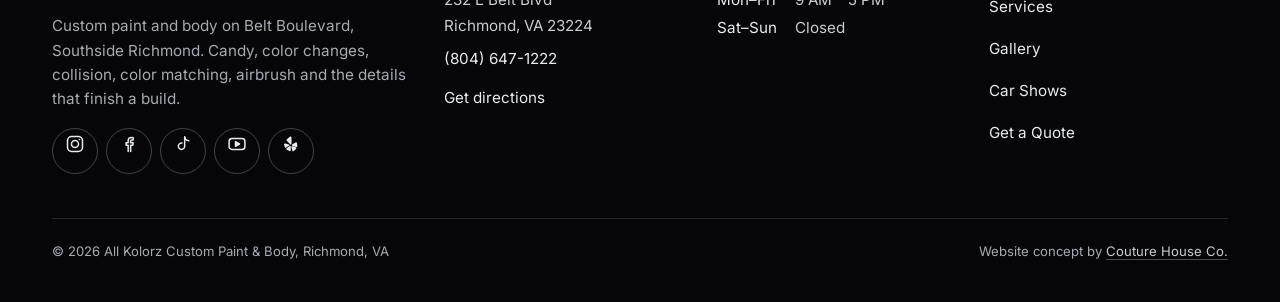
<file: quote.html>
<!doctype html>
<html lang="en">
<head>
<meta charset="utf-8">
<meta name="viewport" content="width=device-width, initial-scale=1, viewport-fit=cover">
<title>Get a Paint &amp; Body Quote | All Kolorz, Richmond, VA</title>
<meta name="description" content="Request a custom paint, candy, collision or color-matching quote from All Kolorz in Richmond, VA. Send photos online or text (804) 647-1222.">
<link rel="canonical" href="https://all-kolorz-custom-paint-body.netlify.app/quote.html">
<meta name="theme-color" content="#0A0A0D">
<meta name="color-scheme" content="dark">
<meta name="robots" content="index, follow, max-image-preview:large">
<meta property="og:type" content="website">
<meta property="og:site_name" content="All Kolorz Custom Paint &amp; Body">
<meta property="og:title" content="Get a Paint &amp; Body Quote | All Kolorz, Richmond, VA">
<meta property="og:description" content="Request a custom paint, candy, collision or color-matching quote from All Kolorz in Richmond, VA. Send photos online or text (804) 647-1222.">
<meta property="og:url" content="https://all-kolorz-custom-paint-body.netlify.app/quote.html">
<meta property="og:image" content="https://all-kolorz-custom-paint-body.netlify.app/assets/img/og.jpg">
<meta property="og:image:width" content="1200">
<meta property="og:image:height" content="630">
<meta property="og:image:alt" content="All Kolorz Custom Paint and Body wordmark beside a candy orange motorcycle part">
<meta property="og:locale" content="en_US">
<meta name="twitter:card" content="summary_large_image">
<meta name="twitter:title" content="Get a Paint &amp; Body Quote | All Kolorz, Richmond, VA">
<meta name="twitter:description" content="Request a custom paint, candy, collision or color-matching quote from All Kolorz in Richmond, VA. Send photos online or text (804) 647-1222.">
<meta name="twitter:image" content="https://all-kolorz-custom-paint-body.netlify.app/assets/img/og.jpg">
<link rel="icon" href="favicon.svg" type="image/svg+xml">
<link rel="icon" href="assets/img/favicon-32.png" sizes="32x32" type="image/png">
<link rel="apple-touch-icon" href="assets/img/apple-touch-icon.png">
<link rel="manifest" href="site.webmanifest">
<link rel="preload" href="assets/fonts/anton-latin-400-normal.woff2" as="font" type="font/woff2" crossorigin>
<link rel="preload" href="assets/fonts/inter-latin-wght-normal.woff2" as="font" type="font/woff2" crossorigin>
<link rel="stylesheet" href="assets/css/fonts.css?v=20260930b">
<link rel="stylesheet" href="assets/css/site.css?v=20260930b">
<script>document.documentElement.classList.add('js')</script>
<script src="assets/js/site.js" defer></script>
<script type="application/ld+json">{"@context":"https://schema.org","@type":"AutoBodyShop","@id":"https://all-kolorz-custom-paint-body.netlify.app/#business","name":"All Kolorz Custom Paint & Body","alternateName":["All Kolorz","A.K.C. Paint & Body"],"url":"https://all-kolorz-custom-paint-body.netlify.app/","logo":"https://all-kolorz-custom-paint-body.netlify.app/assets/img/logo.png","image":["https://all-kolorz-custom-paint-body.netlify.app/assets/img/og.jpg","https://all-kolorz-custom-paint-body.netlify.app/assets/img/candy-orange-fairing-lace.webp","https://all-kolorz-custom-paint-body.netlify.app/assets/img/custom-engine-bay-boss-302.webp"],"description":"Custom paint and body shop on Belt Boulevard in Southside Richmond, VA: candy paint and color changes, collision and dent repair, color-matched parts and emblems, custom engine bays, airbrush, lettering, pinstriping, headlight restoration and starlight headliners.","telephone":"+1-804-647-1222","address":{"@type":"PostalAddress","streetAddress":"232 E Belt Blvd","addressLocality":"Richmond","addressRegion":"VA","postalCode":"23224","addressCountry":"US"},"openingHoursSpecification":[{"@type":"OpeningHoursSpecification","dayOfWeek":["Monday","Tuesday","Wednesday","Thursday","Friday"],"opens":"09:00","closes":"17:00"}],"foundingDate":"2009","areaServed":[{"@type":"City","name":"Richmond, VA"},{"@type":"Place","name":"Southside Richmond"},{"@type":"AdministrativeArea","name":"Chesterfield County, VA"},{"@type":"AdministrativeArea","name":"Henrico County, VA"}],"sameAs":["https://www.instagram.com/all_kolorz_/","https://www.facebook.com/allkolorz804/","https://www.tiktok.com/@allkolorzcustompaint","https://www.youtube.com/@AllKolorzCustomPaint","https://www.yelp.com/biz/all-kolorz-custom-paint-and-body-richmond"],"hasMap":"https://www.google.com/maps/search/?api=1&query=All+Kolorz+Custom+Paint+%26+Body+232+E+Belt+Blvd+Richmond+VA+23224","hasOfferCatalog":{"@type":"OfferCatalog","name":"Custom paint and body services","itemListElement":[{"@type":"Offer","itemOffered":{"@type":"Service","name":"Custom Paint & Candy","description":"Color changes, candy coats including candy over carbon fiber, lace and flake finishes.","url":"https://all-kolorz-custom-paint-body.netlify.app/services.html#custom-paint"}},{"@type":"Offer","itemOffered":{"@type":"Service","name":"Collision & Dent Repair","description":"Collision and dent repair, panel refinishing and truck body work, color matched to the car.","url":"https://all-kolorz-custom-paint-body.netlify.app/services.html#collision"}},{"@type":"Offer","itemOffered":{"@type":"Service","name":"Color-Matched Parts & Emblems","description":"Paint-matched mirrors, custom color-matched emblems and trim.","url":"https://all-kolorz-custom-paint-body.netlify.app/services.html#color-matched"}},{"@type":"Offer","itemOffered":{"@type":"Service","name":"Custom Engine Bays","description":"Custom-painted engine covers, bays and under-hood details.","url":"https://all-kolorz-custom-paint-body.netlify.app/services.html#engine-bays"}},{"@type":"Offer","itemOffered":{"@type":"Service","name":"Airbrush, Lettering & Pinstriping","description":"Hand airbrushed art, custom lettering and pinstriping on vehicles, parts and one-off pieces.","url":"https://all-kolorz-custom-paint-body.netlify.app/services.html#airbrush"}},{"@type":"Offer","itemOffered":{"@type":"Service","name":"Headlight Restoration","description":"Restoring cloudy, yellowed headlamp lenses.","url":"https://all-kolorz-custom-paint-body.netlify.app/services.html#headlights"}},{"@type":"Offer","itemOffered":{"@type":"Service","name":"Starlight Headliners by ATB Kustoms","description":"Fiber-optic starlight headliner installs with color and brightness control.","url":"https://all-kolorz-custom-paint-body.netlify.app/services.html#starlight"},"priceSpecification":{"@type":"PriceSpecification","minPrice":250,"maxPrice":900,"priceCurrency":"USD","description":"Starting prices from 250 to 1,200 stars; varies by vehicle"}},{"@type":"Offer","itemOffered":{"@type":"Service","name":"Motorcycle Fairings & Parts","description":"Paint, candy and airbrush for motorcycle fairings, tanks and side covers.","url":"https://all-kolorz-custom-paint-body.netlify.app/services.html#motorcycle"}}]}}</script>
<script type="application/ld+json">{"@context":"https://schema.org","@type":"BreadcrumbList","itemListElement":[{"@type":"ListItem","position":1,"name":"Home","item":"https://all-kolorz-custom-paint-body.netlify.app/"},{"@type":"ListItem","position":2,"name":"Get a Quote","item":"https://all-kolorz-custom-paint-body.netlify.app/quote.html"}]}</script>
</head><body>
<a class="skip" href="#main">Skip to content</a>
<header class="site-header">
  <div class="wrap">
    <a class="brand" href="index.html" aria-label="All Kolorz Custom Paint and Body, home"><svg class="" viewBox="0 31.7 460.4 86" role="img" aria-label="All Kolorz"><defs><linearGradient id="wm-h" x1="0" y1="0" x2="1" y2="0"><stop offset="0" stop-color="#E9ECEF"/><stop offset=".38" stop-color="#B79BFF"/><stop offset=".66" stop-color="#8B45FF"/><stop offset="1" stop-color="#FF4D63"/></linearGradient></defs><path fill="url(#wm-h)" d="M1.46484375 117.626953125 9.765625 31.689453125H38.916015625L47.0703125 117.626953125H30.810546875L29.58984375 103.759765625H19.23828125L18.1640625 117.626953125ZM20.458984375 90.0390625H28.271484375L24.51171875 46.337890625H23.73046875ZM56.34375 117.626953125V31.689453125H73.53125V102.978515625H91.20703125V117.626953125ZM100.08984375 117.626953125V31.689453125H117.27734375V102.978515625H134.953125V117.626953125ZM171.2734375 117.626953125V31.689453125H188.265625V66.11328125L196.2734375 31.689453125H213.55859375L203.939453125 71.044921875L215.560546875 117.626953125H197.73828125L188.36328125 76.025390625V117.626953125ZM242.998046875 118.408203125Q232.6953125 118.408203125 227.2509765625 112.1826171875Q221.806640625 105.95703125 221.806640625 94.189453125V53.369140625Q221.806640625 42.333984375 227.2021484375 36.62109375Q232.59765625 30.908203125 242.998046875 30.908203125Q253.3984375 30.908203125 258.7939453125 36.62109375Q264.189453125 42.333984375 264.189453125 53.369140625V94.189453125Q264.189453125 105.95703125 258.7451171875 112.1826171875Q253.30078125 118.408203125 242.998046875 118.408203125ZM243.14453125 102.587890625Q247.05078125 102.587890625 247.05078125 95.01953125V53.076171875Q247.05078125 46.728515625 243.2421875 46.728515625Q238.9453125 46.728515625 238.9453125 53.22265625V95.1171875Q238.9453125 99.12109375 239.921875 100.8544921875Q240.8984375 102.587890625 243.14453125 102.587890625ZM275.123046875 117.626953125V31.689453125H292.310546875V102.978515625H309.986328125V117.626953125ZM339.376953125 118.408203125Q329.07421875 118.408203125 323.6298828125 112.1826171875Q318.185546875 105.95703125 318.185546875 94.189453125V53.369140625Q318.185546875 42.333984375 323.5810546875 36.62109375Q328.9765625 30.908203125 339.376953125 30.908203125Q349.77734375 30.908203125 355.1728515625 36.62109375Q360.568359375 42.333984375 360.568359375 53.369140625V94.189453125Q360.568359375 105.95703125 355.1240234375 112.1826171875Q349.6796875 118.408203125 339.376953125 118.408203125ZM339.5234375 102.587890625Q343.4296875 102.587890625 343.4296875 95.01953125V53.076171875Q343.4296875 46.728515625 339.62109375 46.728515625Q335.32421875 46.728515625 335.32421875 53.22265625V95.1171875Q335.32421875 99.12109375 336.30078125 100.8544921875Q337.27734375 102.587890625 339.5234375 102.587890625ZM371.501953125 117.626953125V31.689453125H397.869140625Q404.4609375 31.689453125 407.830078125 34.6923828125Q411.19921875 37.6953125 412.3466796875 43.0908203125Q413.494140625 48.486328125 413.494140625 55.76171875Q413.494140625 62.79296875 411.7119140625 66.9921875Q409.9296875 71.19140625 404.998046875 72.802734375Q409.05078125 73.6328125 410.6865234375 76.8310546875Q412.322265625 80.029296875 412.322265625 85.107421875V117.626953125H395.37890625V83.984375Q395.37890625 80.224609375 393.8408203125 79.3212890625Q392.302734375 78.41796875 388.884765625 78.41796875V117.626953125ZM388.982421875 63.525390625H393.1328125Q396.697265625 63.525390625 396.697265625 55.76171875Q396.697265625 50.732421875 395.916015625 49.169921875Q395.134765625 47.607421875 392.986328125 47.607421875H388.982421875ZM420.912109375 117.626953125V102.001953125L440.58984375 47.509765625H422.81640625V31.689453125H458.705078125V46.728515625L438.685546875 101.806640625H457.875V117.626953125Z"/></svg><small>Custom Paint<br>&amp; Body &middot; RVA</small></a>
    <nav class="nav" aria-label="Primary"><ul><li><a href="services.html">Services</a></li><li><a href="gallery.html">Gallery</a></li><li><a href="car-shows.html">Car Shows</a></li></ul></nav>
    <a class="btn btn--candy header-cta" href="sms:+18046471222"><svg class="" viewBox="0 0 24 24" fill="none" stroke="currentColor" stroke-width="1.8" stroke-linecap="round" stroke-linejoin="round" aria-hidden="true" focusable="false"><path d="M21 12a8 8 0 0 1-11.6 7.1L4 20.5l1.4-4.9A8 8 0 1 1 21 12Z"/><path d="M8.5 12h.01M12 12h.01M15.5 12h.01" stroke-width="2.6"/></svg>Text a photo</a>
    <button class="menu-btn" type="button" aria-expanded="false" aria-controls="mobile-nav"><span class="bars" aria-hidden="true"></span><span class="menu-label">Menu</span></button>
  </div>
</header>
<nav class="mobile-nav" id="mobile-nav" aria-label="Mobile" hidden>
  <ul><li><a class="big" href="index.html">Home<span>01</span></a></li><li><a class="big" href="services.html">Services<span>02</span></a></li><li><a class="big" href="gallery.html">Gallery<span>03</span></a></li><li><a class="big" href="car-shows.html">Car Shows<span>04</span></a></li><li><a class="big" href="quote.html" aria-current="page">Get a Quote<span>05</span></a></li></ul>
  <div class="mn-contact">
    <a class="btn btn--candy" href="sms:+18046471222"><svg class="" viewBox="0 0 24 24" fill="none" stroke="currentColor" stroke-width="1.8" stroke-linecap="round" stroke-linejoin="round" aria-hidden="true" focusable="false"><path d="M21 12a8 8 0 0 1-11.6 7.1L4 20.5l1.4-4.9A8 8 0 1 1 21 12Z"/><path d="M8.5 12h.01M12 12h.01M15.5 12h.01" stroke-width="2.6"/></svg>Text a photo for a quote</a>
    <a class="btn btn--ghost" href="tel:+18046471222"><svg class="" viewBox="0 0 24 24" fill="none" stroke="currentColor" stroke-width="1.8" stroke-linecap="round" stroke-linejoin="round" aria-hidden="true" focusable="false"><path d="M5 4h4l2 5-2.5 1.5a11 11 0 0 0 5 5L15 13l5 2v4a2 2 0 0 1-2 2A16 16 0 0 1 3 6a2 2 0 0 1 2-2"/></svg>Call (804) 647-1222</a>
  </div>
  <p class="mn-meta">232 E Belt Blvd, Richmond, VA 23224<br>Mon&ndash;Fri 9 AM&ndash;5 PM</p>
</nav>
<main id="main">
<section class="phero" aria-labelledby="page-h">
  <div class="wrap">
    <nav class="crumbs" aria-label="Breadcrumb"><ol><li><a href="index.html">Home</a></li><li aria-current="page">Get a Quote</li></ol></nav>
    <h1 id="page-h"><span class="flip">Get a quote</span><span class="script">start with a photo</span></h1>
    <p class="lead">The fastest way is a text with photos to <a href="sms:+18046471222">(804) 647-1222</a>. Prefer a form? Fill this out and attach a photo.</p>
  </div>
</section>
<section class="sec" style="padding-top:44px" aria-label="Quote request">
  <div class="wrap quote-grid">
    <div>
      <form class="form" id="quote-form" name="quote" method="POST" action="quote.html?sent=1" data-netlify="true" netlify-honeypot="company" enctype="multipart/form-data" novalidate>
        <input type="hidden" name="form-name" value="quote">
        <p class="hp"><label>Leave this empty: <input name="company" tabindex="-1" autocomplete="off"></label></p>
        <p id="form-general-err" class="form-err" tabindex="-1" role="alert"></p>
        <div class="row2">
          <div class="field"><label for="q-name">Name</label><input id="q-name" name="name" type="text" autocomplete="name" required aria-describedby="q-name-err"><span class="err" id="q-name-err"></span></div>
          <div class="field"><label for="q-phone">Phone</label><input id="q-phone" name="phone" type="tel" autocomplete="tel" inputmode="tel" required aria-describedby="q-phone-err"><span class="err" id="q-phone-err"></span></div>
        </div>
        <div class="field"><label for="q-email">Email <span class="opt">(optional)</span></label><input id="q-email" name="email" type="email" autocomplete="email" aria-describedby="q-email-err"><span class="err" id="q-email-err"></span></div>
        <div class="row2">
          <div class="field"><label for="q-vehicle">Vehicle</label><input id="q-vehicle" name="vehicle" type="text" placeholder="Year, make, model" required aria-describedby="q-vehicle-hint q-vehicle-err"><span class="hint" id="q-vehicle-hint">Example: 2015 Dodge Charger</span><span class="err" id="q-vehicle-err"></span></div>
          <div class="field"><label for="q-service">Service</label><select id="q-service" name="service" required aria-describedby="q-service-err"><option value="">Choose a service</option><option>Custom Paint &amp; Candy</option><option>Collision &amp; Dent Repair</option><option>Color-Matched Parts &amp; Emblems</option><option>Custom Engine Bays</option><option>Airbrush, Lettering &amp; Pinstriping</option><option>Headlight Restoration</option><option>Starlight Headliners by ATB Kustoms</option><option>Motorcycle Fairings &amp; Parts</option><option>Something else</option></select><span class="err" id="q-service-err"></span></div>
        </div>
        <div class="field"><label for="q-ideas">Color, finish or damage details</label><textarea id="q-ideas" name="details" placeholder="Candy red over silver base, match my factory paint, dent in the rear quarter..." aria-describedby="q-ideas-err"></textarea><span class="err" id="q-ideas-err"></span></div>
        <div class="field"><label for="q-photo">Photo <span class="opt">(optional, one image up to 8 MB)</span></label><input id="q-photo" name="photo" type="file" accept="image/*" aria-describedby="q-photo-hint q-photo-err"><span class="hint" id="q-photo-hint">Show the whole panel or part in daylight. Text extra angles to (804) 647-1222.</span><span class="err" id="q-photo-err"></span></div>
        <fieldset class="field">
          <legend>Best way to reach you</legend>
          <div class="radios">
            <label><input type="radio" name="contact-preference" value="Text" checked> Text</label>
            <label><input type="radio" name="contact-preference" value="Call"> Call</label>
            <label><input type="radio" name="contact-preference" value="Email"> Email</label>
          </div>
        </fieldset>
        <div class="btn-row"><button class="btn btn--candy" type="submit"><svg class="" viewBox="0 0 24 24" fill="none" stroke="currentColor" stroke-width="1.8" stroke-linecap="round" stroke-linejoin="round" aria-hidden="true" focusable="false"><path d="M5 12h14M13 6l6 6-6 6"/></svg><span>Send my quote request</span></button><a class="btn btn--ghost" href="sms:+18046471222"><svg class="" viewBox="0 0 24 24" fill="none" stroke="currentColor" stroke-width="1.8" stroke-linecap="round" stroke-linejoin="round" aria-hidden="true" focusable="false"><path d="M21 12a8 8 0 0 1-11.6 7.1L4 20.5l1.4-4.9A8 8 0 1 1 21 12Z"/><path d="M8.5 12h.01M12 12h.01M15.5 12h.01" stroke-width="2.6"/></svg>Text us instead</a></div>
      </form>
      <div class="form-success" id="form-success" tabindex="-1" role="status" hidden>
        <h2 class="flip">Request sent</h2>
        <p>Thanks. Your photos and details are on their way to All Kolorz. If it is urgent, text or call <a href="tel:+18046471222">(804) 647-1222</a> during shop hours, Monday to Friday, 9 AM to 5 PM.</p>
        <a class="btn btn--chrome" href="gallery.html">Browse the gallery</a>
      </div>
    </div>
    <aside class="quote-aside" aria-label="Quote tips">
      <div class="aside-card">
        <h2>Text it <span class="flip">faster</span></h2>
        <p class="muted">Most quotes start with a quick text.</p>
        <ol class="steps">
          <li>Take 2 to 4 photos in daylight: the whole panel, then close-ups.</li>
          <li>Add the year, make and model, plus the color or finish you want.</li>
          <li>Text it all to (804) 647-1222 or DM @all_kolorz_.</li>
        </ol>
        <div class="btn-row" style="margin-top:18px"><a class="btn btn--candy" href="sms:+18046471222"><svg class="" viewBox="0 0 24 24" fill="none" stroke="currentColor" stroke-width="1.8" stroke-linecap="round" stroke-linejoin="round" aria-hidden="true" focusable="false"><path d="M21 12a8 8 0 0 1-11.6 7.1L4 20.5l1.4-4.9A8 8 0 1 1 21 12Z"/><path d="M8.5 12h.01M12 12h.01M15.5 12h.01" stroke-width="2.6"/></svg>Text a photo</a><a class="btn btn--ghost" href="tel:+18046471222"><svg class="" viewBox="0 0 24 24" fill="none" stroke="currentColor" stroke-width="1.8" stroke-linecap="round" stroke-linejoin="round" aria-hidden="true" focusable="false"><path d="M5 4h4l2 5-2.5 1.5a11 11 0 0 0 5 5L15 13l5 2v4a2 2 0 0 1-2 2A16 16 0 0 1 3 6a2 2 0 0 1 2-2"/></svg>Call</a></div>
      </div>
      <div class="aside-card">
        <h2>Visit</h2>
        <p>232 E Belt Blvd<br>Richmond, VA 23224<br><span class="muted">Mon&ndash;Fri 9 AM&ndash;5 PM &middot; Sat&ndash;Sun closed</span></p>
        <a class="textlink" href="https://www.google.com/maps/dir/?api=1&destination=232+E+Belt+Blvd+Richmond+VA+23224" rel="noopener" target="_blank">Directions</a>
      </div>
    </aside>
  </div>
</section>
</main>
<footer class="site-footer">
  <div class="wrap">
    <div class="foot-grid">
      <div class="foot-brand">
        <svg class="" viewBox="0 31.7 460.4 86" role="img" aria-label="All Kolorz"><defs><linearGradient id="wm-f" x1="0" y1="0" x2="1" y2="0"><stop offset="0" stop-color="#E9ECEF"/><stop offset=".38" stop-color="#B79BFF"/><stop offset=".66" stop-color="#8B45FF"/><stop offset="1" stop-color="#FF4D63"/></linearGradient></defs><path fill="url(#wm-f)" d="M1.46484375 117.626953125 9.765625 31.689453125H38.916015625L47.0703125 117.626953125H30.810546875L29.58984375 103.759765625H19.23828125L18.1640625 117.626953125ZM20.458984375 90.0390625H28.271484375L24.51171875 46.337890625H23.73046875ZM56.34375 117.626953125V31.689453125H73.53125V102.978515625H91.20703125V117.626953125ZM100.08984375 117.626953125V31.689453125H117.27734375V102.978515625H134.953125V117.626953125ZM171.2734375 117.626953125V31.689453125H188.265625V66.11328125L196.2734375 31.689453125H213.55859375L203.939453125 71.044921875L215.560546875 117.626953125H197.73828125L188.36328125 76.025390625V117.626953125ZM242.998046875 118.408203125Q232.6953125 118.408203125 227.2509765625 112.1826171875Q221.806640625 105.95703125 221.806640625 94.189453125V53.369140625Q221.806640625 42.333984375 227.2021484375 36.62109375Q232.59765625 30.908203125 242.998046875 30.908203125Q253.3984375 30.908203125 258.7939453125 36.62109375Q264.189453125 42.333984375 264.189453125 53.369140625V94.189453125Q264.189453125 105.95703125 258.7451171875 112.1826171875Q253.30078125 118.408203125 242.998046875 118.408203125ZM243.14453125 102.587890625Q247.05078125 102.587890625 247.05078125 95.01953125V53.076171875Q247.05078125 46.728515625 243.2421875 46.728515625Q238.9453125 46.728515625 238.9453125 53.22265625V95.1171875Q238.9453125 99.12109375 239.921875 100.8544921875Q240.8984375 102.587890625 243.14453125 102.587890625ZM275.123046875 117.626953125V31.689453125H292.310546875V102.978515625H309.986328125V117.626953125ZM339.376953125 118.408203125Q329.07421875 118.408203125 323.6298828125 112.1826171875Q318.185546875 105.95703125 318.185546875 94.189453125V53.369140625Q318.185546875 42.333984375 323.5810546875 36.62109375Q328.9765625 30.908203125 339.376953125 30.908203125Q349.77734375 30.908203125 355.1728515625 36.62109375Q360.568359375 42.333984375 360.568359375 53.369140625V94.189453125Q360.568359375 105.95703125 355.1240234375 112.1826171875Q349.6796875 118.408203125 339.376953125 118.408203125ZM339.5234375 102.587890625Q343.4296875 102.587890625 343.4296875 95.01953125V53.076171875Q343.4296875 46.728515625 339.62109375 46.728515625Q335.32421875 46.728515625 335.32421875 53.22265625V95.1171875Q335.32421875 99.12109375 336.30078125 100.8544921875Q337.27734375 102.587890625 339.5234375 102.587890625ZM371.501953125 117.626953125V31.689453125H397.869140625Q404.4609375 31.689453125 407.830078125 34.6923828125Q411.19921875 37.6953125 412.3466796875 43.0908203125Q413.494140625 48.486328125 413.494140625 55.76171875Q413.494140625 62.79296875 411.7119140625 66.9921875Q409.9296875 71.19140625 404.998046875 72.802734375Q409.05078125 73.6328125 410.6865234375 76.8310546875Q412.322265625 80.029296875 412.322265625 85.107421875V117.626953125H395.37890625V83.984375Q395.37890625 80.224609375 393.8408203125 79.3212890625Q392.302734375 78.41796875 388.884765625 78.41796875V117.626953125ZM388.982421875 63.525390625H393.1328125Q396.697265625 63.525390625 396.697265625 55.76171875Q396.697265625 50.732421875 395.916015625 49.169921875Q395.134765625 47.607421875 392.986328125 47.607421875H388.982421875ZM420.912109375 117.626953125V102.001953125L440.58984375 47.509765625H422.81640625V31.689453125H458.705078125V46.728515625L438.685546875 101.806640625H457.875V117.626953125Z"/></svg>
        <p>Custom paint and body on Belt Boulevard, Southside Richmond. Candy, color changes, collision, color matching, airbrush and the details that finish a build.</p>
        <div class="socials">
          <a href="https://www.instagram.com/all_kolorz_/" aria-label="All Kolorz on Instagram" rel="noopener" target="_blank"><svg class="" viewBox="0 0 24 24" fill="none" stroke="currentColor" stroke-width="1.8" stroke-linecap="round" stroke-linejoin="round" aria-hidden="true" focusable="false"><rect x="3" y="3" width="18" height="18" rx="5"/><circle cx="12" cy="12" r="4.2"/><circle cx="17.4" cy="6.6" r="1" fill="currentColor" stroke="none"/></svg></a>
          <a href="https://www.facebook.com/allkolorz804/" aria-label="All Kolorz on Facebook" rel="noopener" target="_blank"><svg class="" viewBox="0 0 24 24" fill="none" stroke="currentColor" stroke-width="1.8" stroke-linecap="round" stroke-linejoin="round" aria-hidden="true" focusable="false"><path d="M14 21v-7.5h2.6l.4-3H14V8.6c0-.9.3-1.5 1.6-1.5H17V4.4A21 21 0 0 0 14.8 4.3C12.6 4.3 11 5.6 11 8.1v2.4H8.5v3H11V21"/></svg></a>
          <a href="https://www.tiktok.com/@allkolorzcustompaint" aria-label="All Kolorz on TikTok" rel="noopener" target="_blank"><svg class="" viewBox="0 0 24 24" fill="none" stroke="currentColor" stroke-width="1.8" stroke-linecap="round" stroke-linejoin="round" aria-hidden="true" focusable="false"><path d="M14 3.5v11.2a3.8 3.8 0 1 1-3.3-3.8"/><path d="M14 3.5c.4 2.6 2.2 4.4 5 4.6"/></svg></a>
          <a href="https://www.youtube.com/@AllKolorzCustomPaint" aria-label="All Kolorz on YouTube" rel="noopener" target="_blank"><svg class="" viewBox="0 0 24 24" fill="none" stroke="currentColor" stroke-width="1.8" stroke-linecap="round" stroke-linejoin="round" aria-hidden="true" focusable="false"><rect x="2.5" y="5.5" width="19" height="13" rx="3.5"/><path d="M10.2 9.2v5.6l4.8-2.8z" fill="currentColor"/></svg></a>
          <a href="https://www.yelp.com/biz/all-kolorz-custom-paint-and-body-richmond" aria-label="All Kolorz on Yelp" rel="noopener" target="_blank"><svg class="" viewBox="0 0 24 24" fill="none" stroke="currentColor" stroke-width="1.8" stroke-linecap="round" stroke-linejoin="round" aria-hidden="true" focusable="false"><path d="M10.6 3.2c.9-.3 2 .2 2 1.2v7.3c0 .8-1 1.2-1.6.6L7 8c-.6-.6-.4-1.6.4-2zM13.4 14.6l4.2 1.4c.8.3 1 1.3.4 1.9l-2.6 2.6c-.6.6-1.6.3-1.8-.5l-1.2-4.3c-.2-.7.4-1.3 1-1.1zM13.6 12.4l3.9-2.2c.7-.4 1.6 0 1.7.8l.4 3.5c.1.8-.7 1.4-1.5 1.1l-4.3-1.3c-.7-.2-.8-1.5-.2-1.9zM10.4 14.3l-3.6 2.8c-.6.5-.5 1.5.2 1.8l3.2 1.5c.7.3 1.5-.2 1.5-1v-4.3c0-.8-.8-1.3-1.3-.8zM9.6 12.6 5 11.4c-.8-.2-1.5.5-1.3 1.3l.7 3c.2.8 1.1 1.1 1.7.6l3.8-2.5c.6-.4.4-1.1-.3-1.2z" fill="currentColor" stroke="none"/></svg></a>
        </div>
      </div>
      <div>
        <h2>Visit</h2>
        <address>232 E Belt Blvd<br>Richmond, VA 23224<br><a href="tel:+18046471222">(804) 647-1222</a></address>
        <a href="https://www.google.com/maps/dir/?api=1&destination=232+E+Belt+Blvd+Richmond+VA+23224" rel="noopener" target="_blank">Get directions</a>
      </div>
      <div>
        <h2>Hours</h2>
        <dl class="hours"><dt>Mon&ndash;Fri</dt><dd>9 AM &ndash; 5 PM</dd><dt>Sat&ndash;Sun</dt><dd>Closed</dd></dl>
      </div>
      <div>
        <h2>Explore</h2>
        <ul>
          <li><a href="services.html">Services</a></li>
          <li><a href="gallery.html">Gallery</a></li>
          <li><a href="car-shows.html">Car Shows</a></li>
          <li><a href="quote.html">Get a Quote</a></li>
        </ul>
      </div>
    </div>
    <div class="foot-bottom">
      <span>&copy; <span data-year>2026</span> All Kolorz Custom Paint &amp; Body, Richmond, VA</span>
      <span>Website concept by <a href="https://couturehouse.co" rel="noopener" target="_blank">Couture House Co.</a></span>
    </div>
  </div>
</footer>
<div class="mbar">
  <a class="btn btn--candy" href="sms:+18046471222"><svg class="" viewBox="0 0 24 24" fill="none" stroke="currentColor" stroke-width="1.8" stroke-linecap="round" stroke-linejoin="round" aria-hidden="true" focusable="false"><path d="M21 12a8 8 0 0 1-11.6 7.1L4 20.5l1.4-4.9A8 8 0 1 1 21 12Z"/><path d="M8.5 12h.01M12 12h.01M15.5 12h.01" stroke-width="2.6"/></svg>Text a photo</a>
  <a class="btn btn--chrome" href="tel:+18046471222"><svg class="" viewBox="0 0 24 24" fill="none" stroke="currentColor" stroke-width="1.8" stroke-linecap="round" stroke-linejoin="round" aria-hidden="true" focusable="false"><path d="M5 4h4l2 5-2.5 1.5a11 11 0 0 0 5 5L15 13l5 2v4a2 2 0 0 1-2 2A16 16 0 0 1 3 6a2 2 0 0 1 2-2"/></svg>Call</a>
</div>
</body>
</html>
</file>
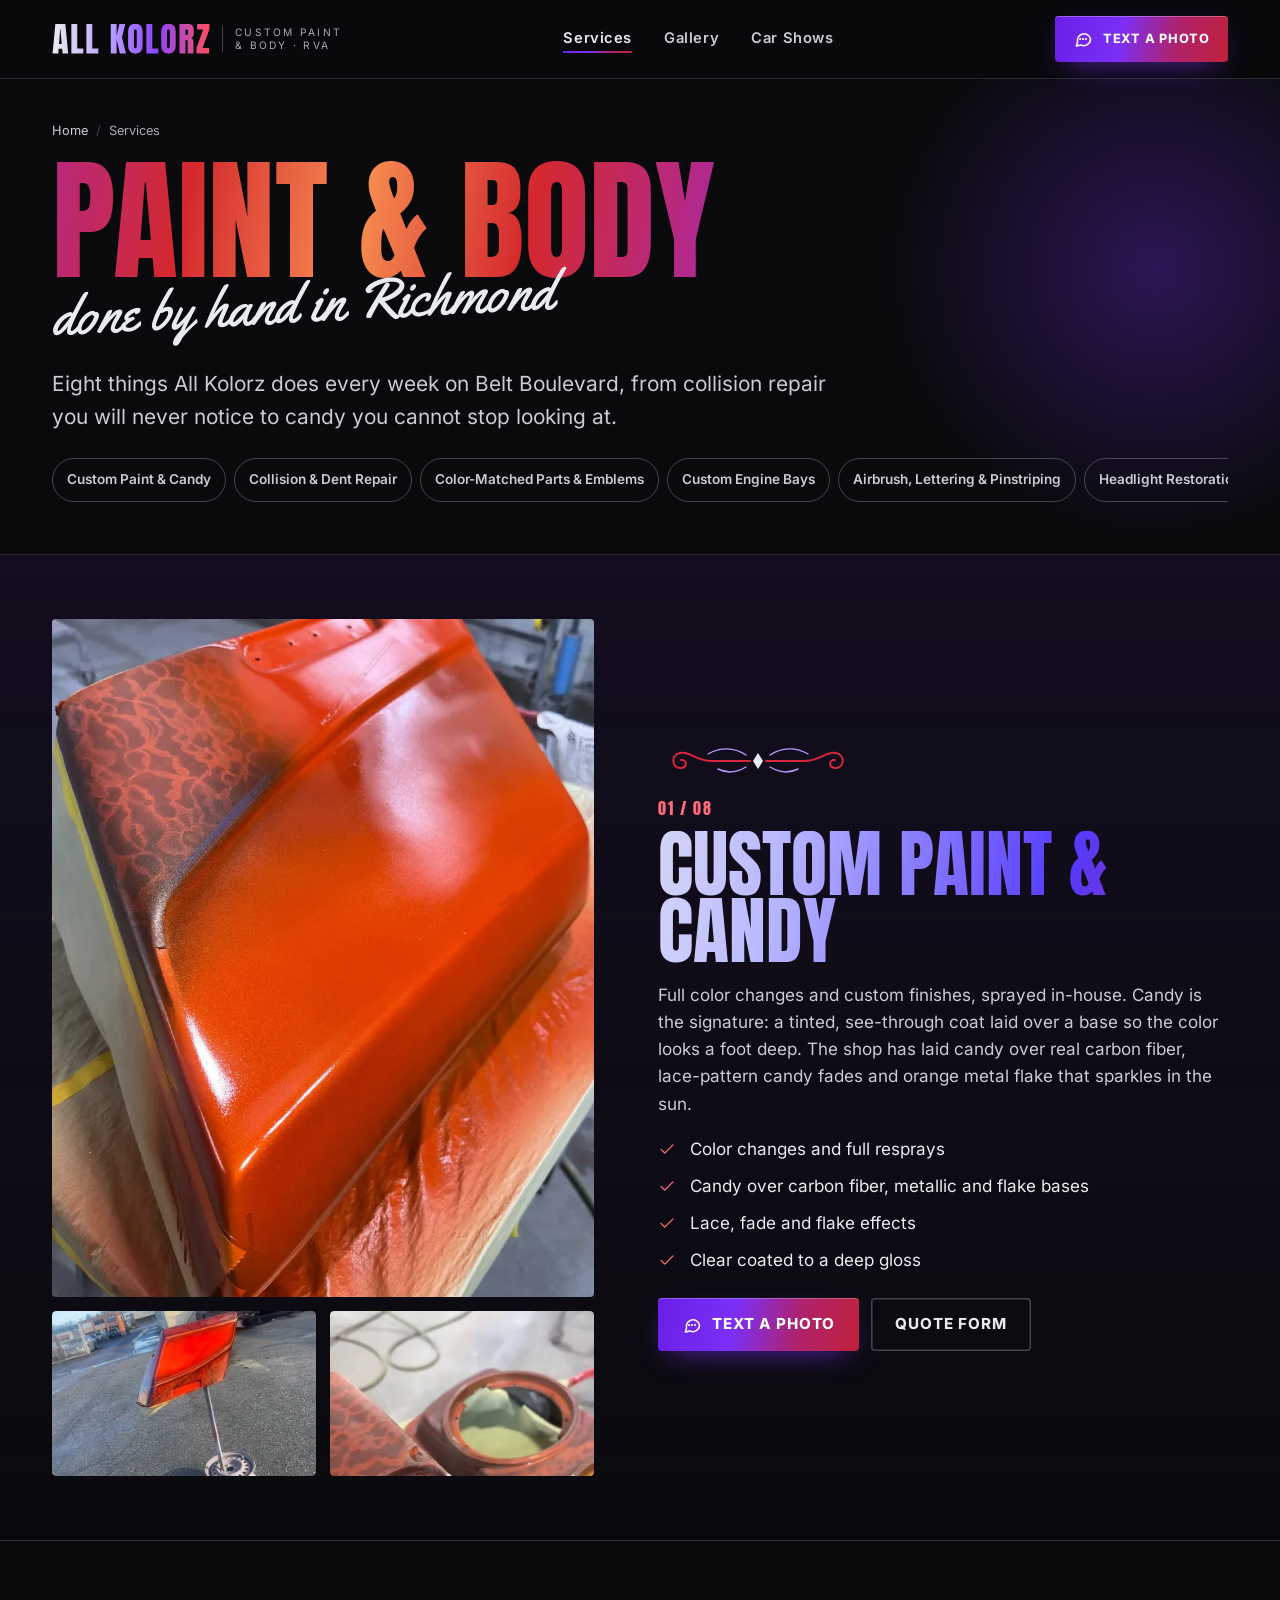
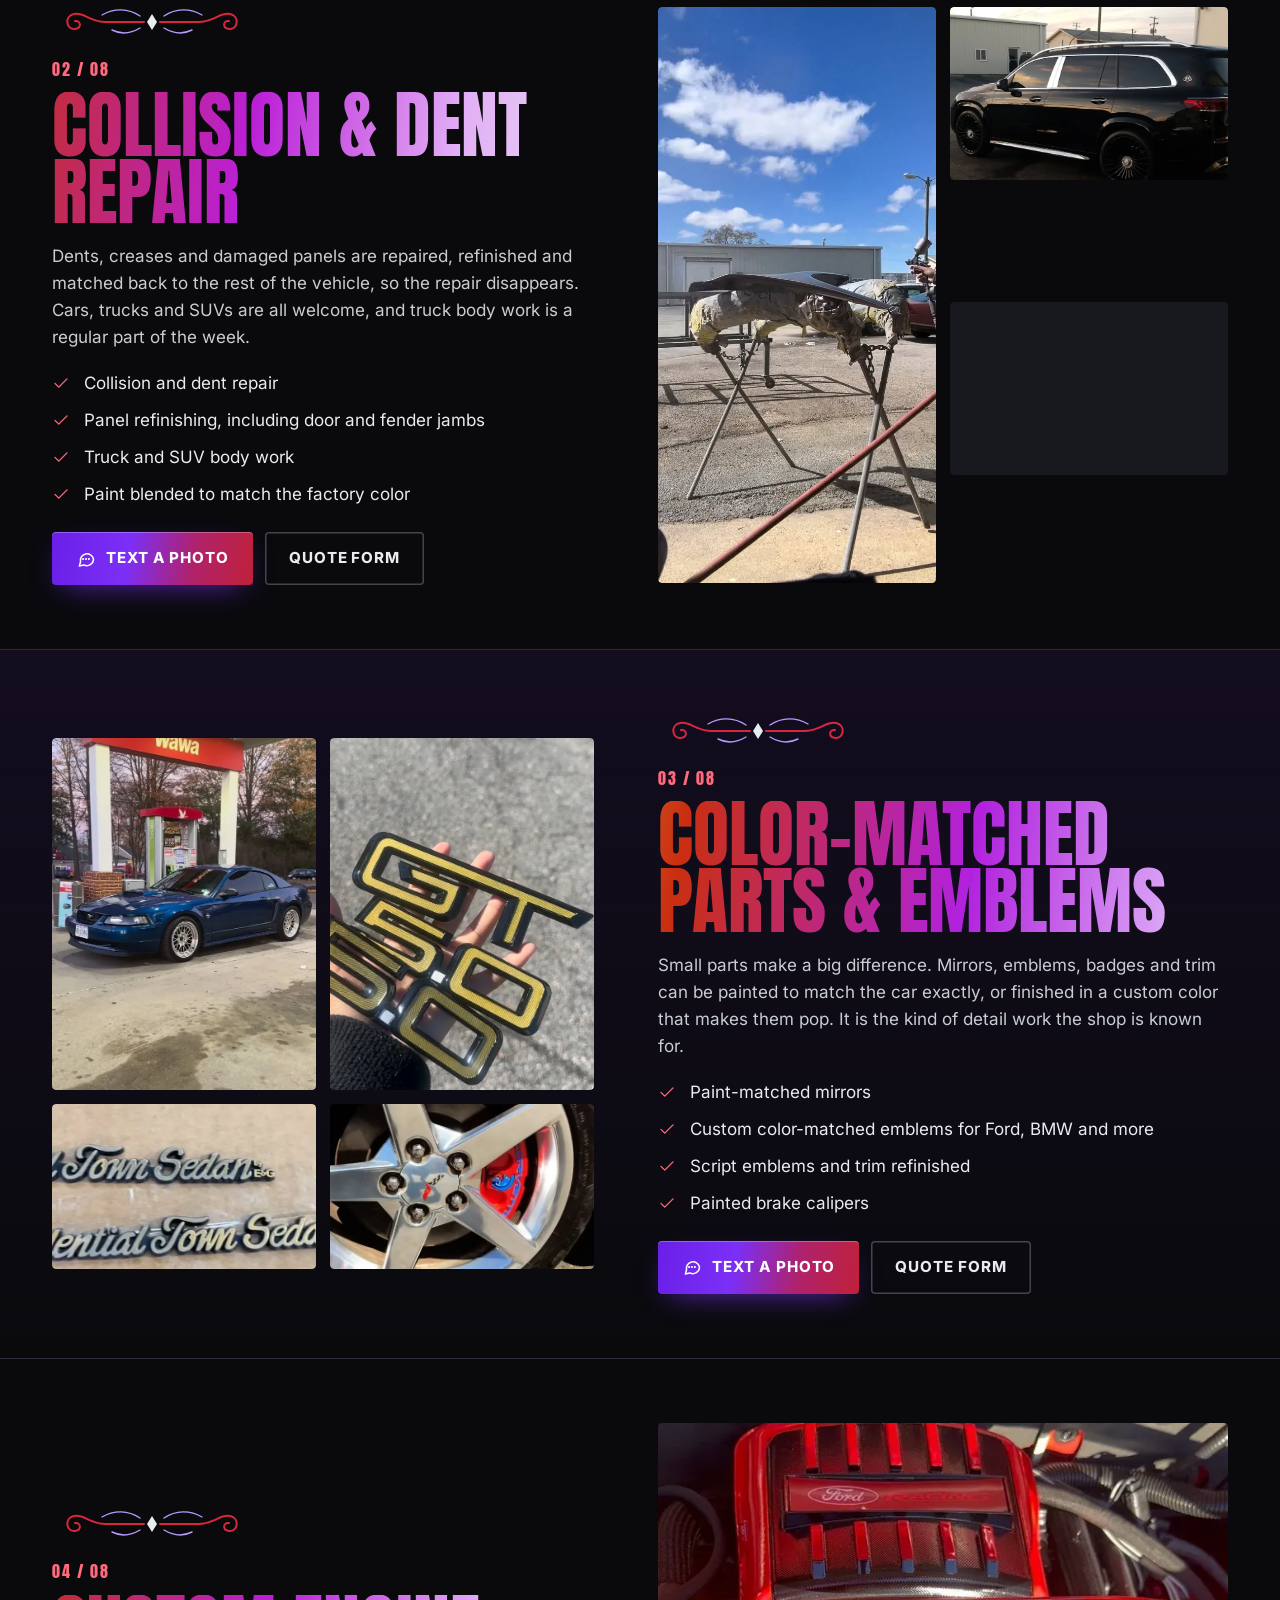
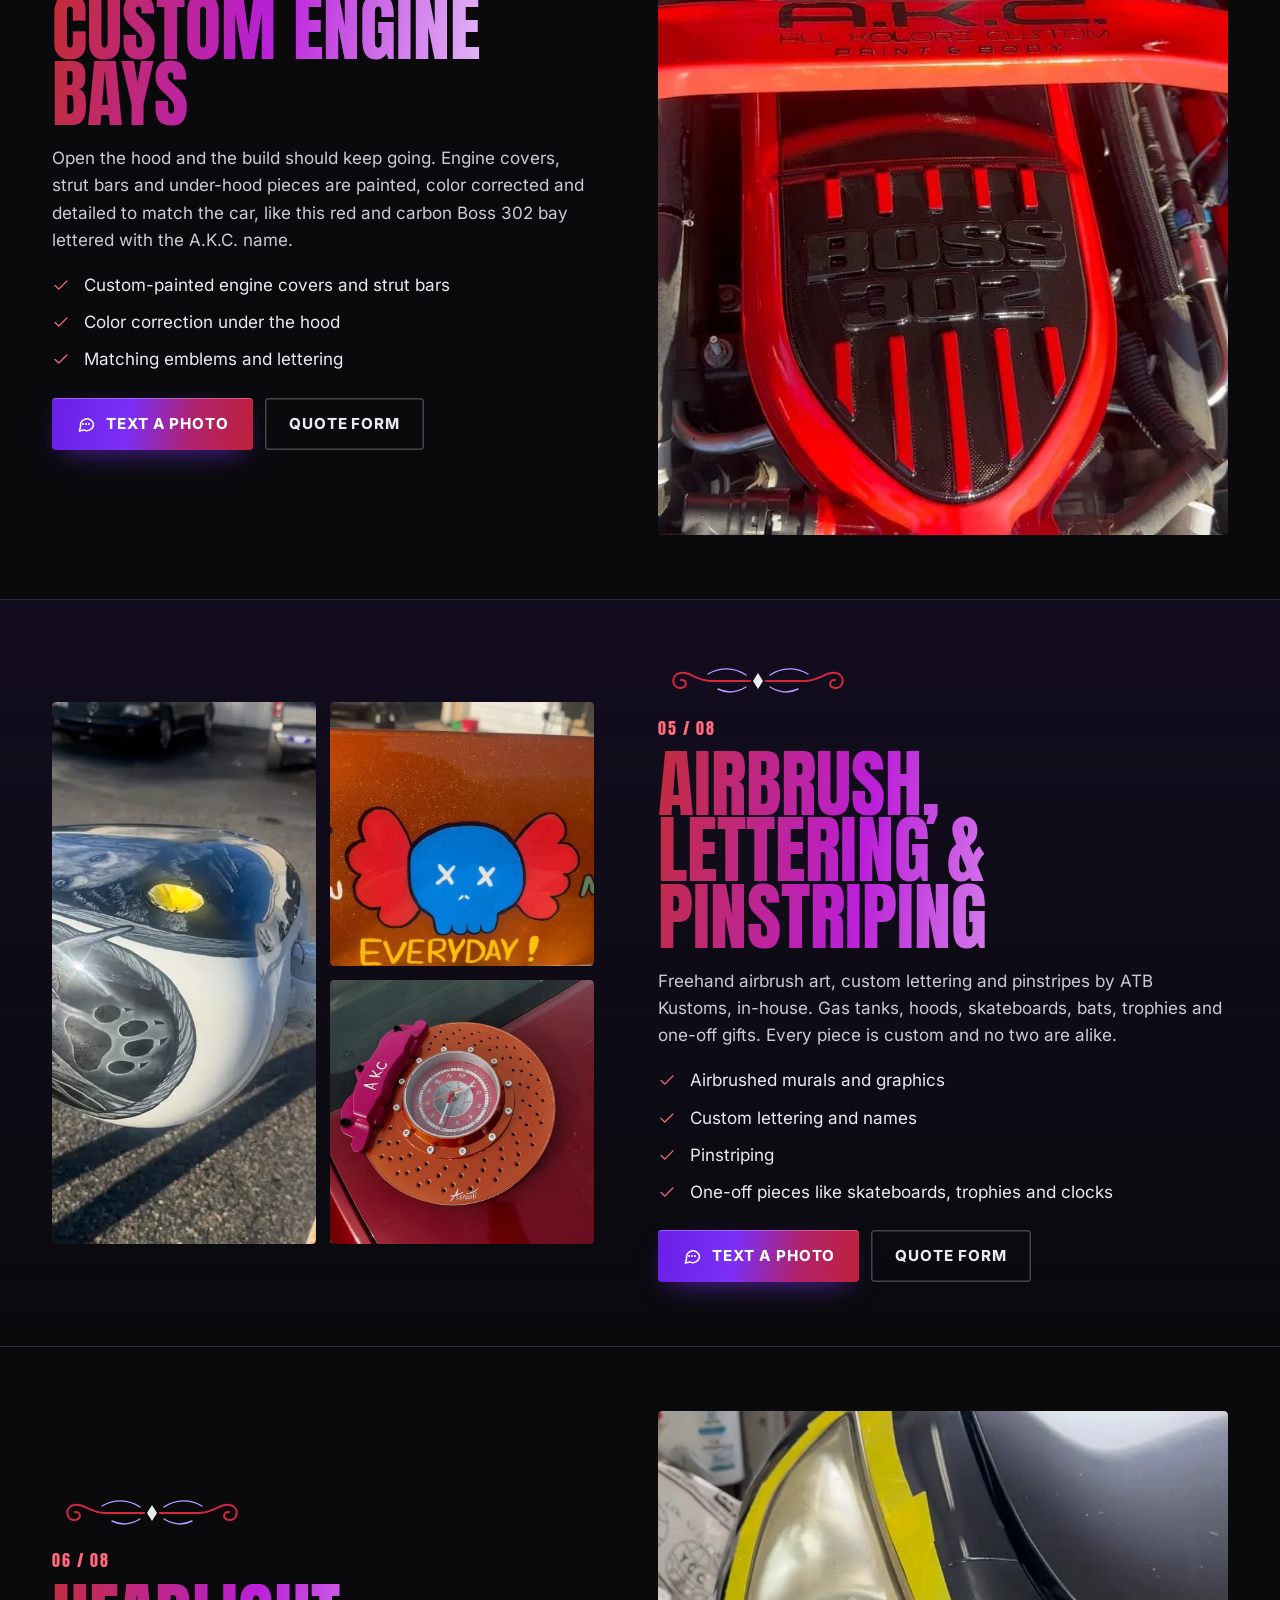
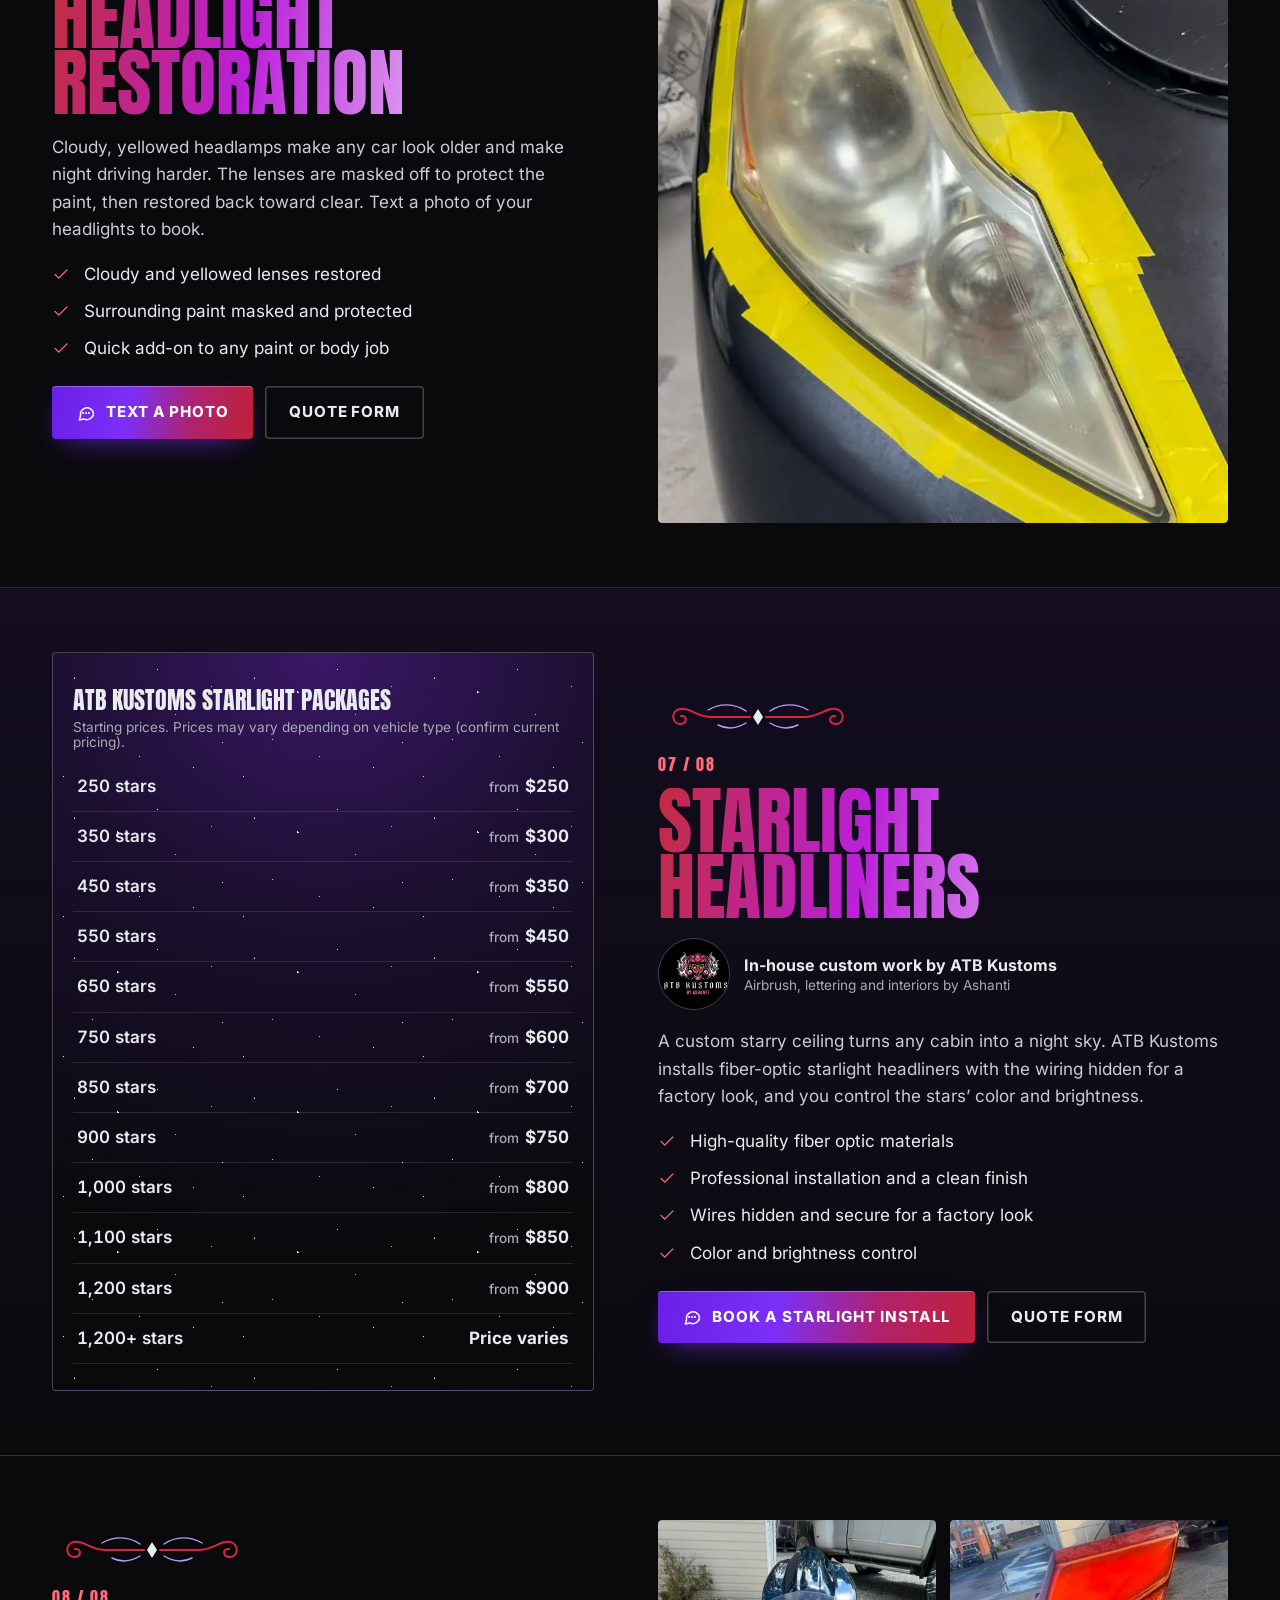
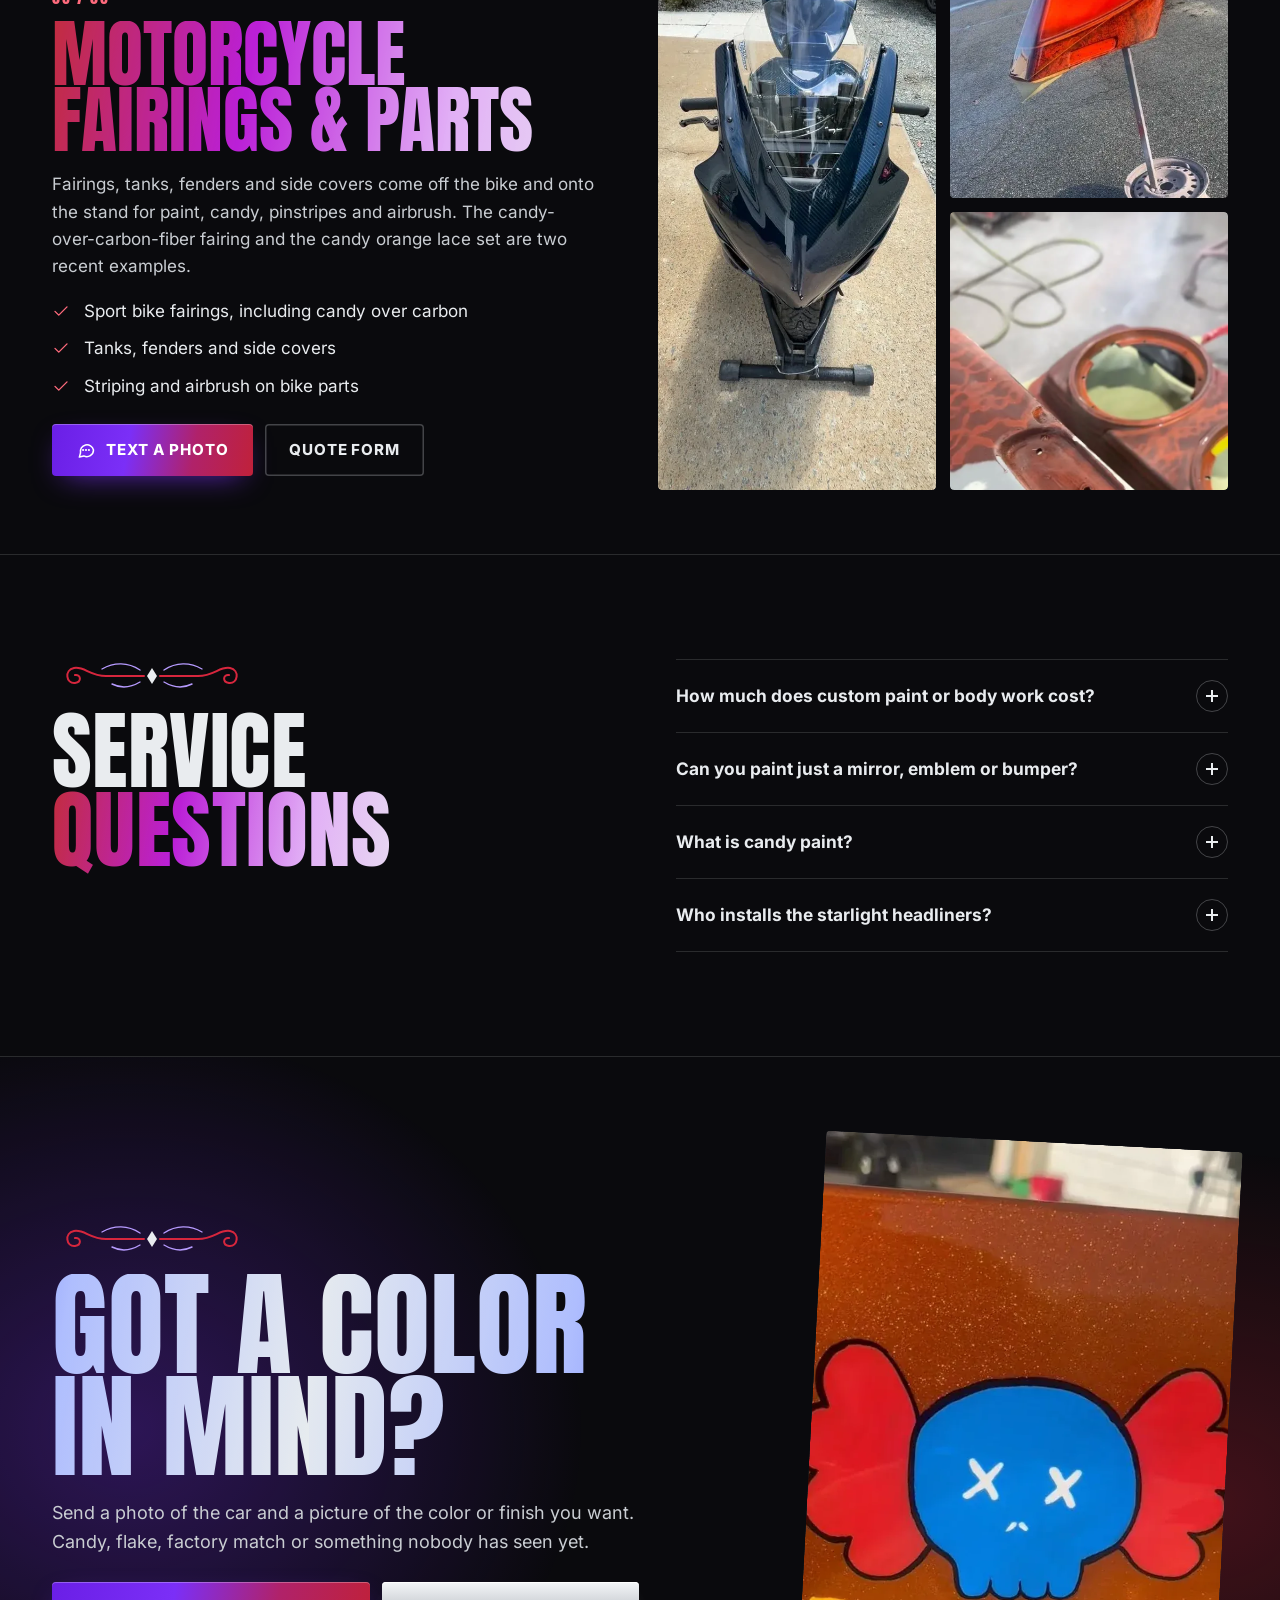
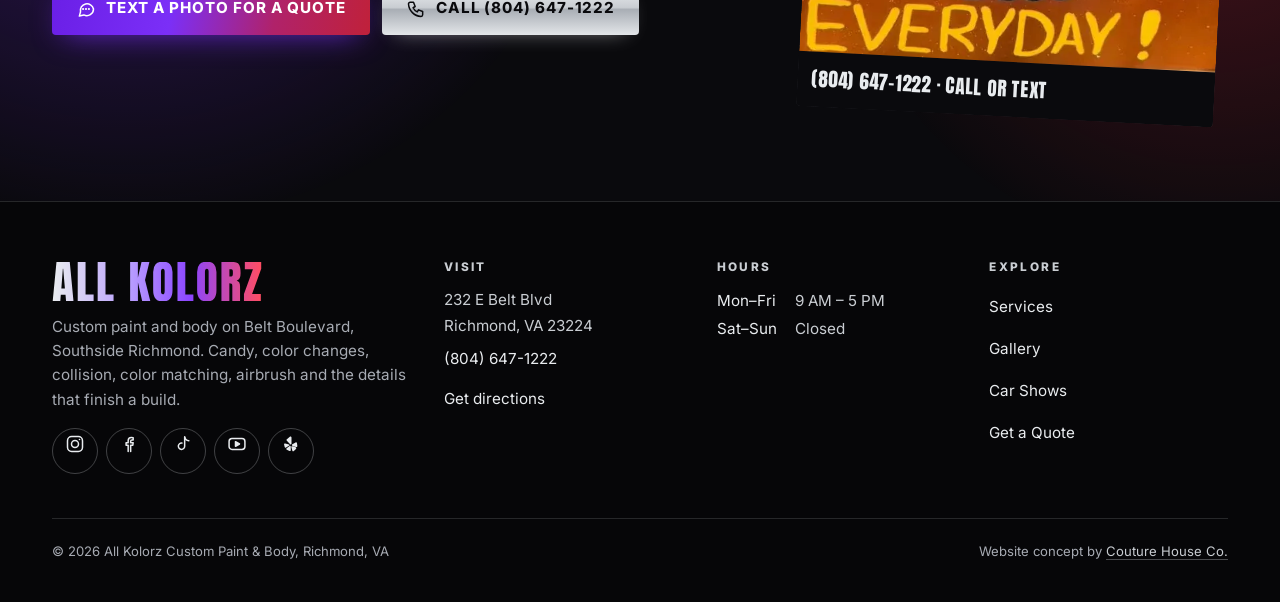
<file: services.html>
<!doctype html>
<html lang="en">
<head>
<meta charset="utf-8">
<meta name="viewport" content="width=device-width, initial-scale=1, viewport-fit=cover">
<title>Custom Paint, Candy &amp; Collision Repair | Richmond, VA</title>
<meta name="description" content="Candy paint, color changes, collision and dent repair, color-matched emblems, engine bays, airbrush, headlight restoration and starlight headliners in RVA.">
<link rel="canonical" href="https://all-kolorz-custom-paint-body.netlify.app/services.html">
<meta name="theme-color" content="#0A0A0D">
<meta name="color-scheme" content="dark">
<meta name="robots" content="index, follow, max-image-preview:large">
<meta property="og:type" content="website">
<meta property="og:site_name" content="All Kolorz Custom Paint &amp; Body">
<meta property="og:title" content="Custom Paint, Candy &amp; Collision Repair | Richmond, VA">
<meta property="og:description" content="Candy paint, color changes, collision and dent repair, color-matched emblems, engine bays, airbrush, headlight restoration and starlight headliners in RVA.">
<meta property="og:url" content="https://all-kolorz-custom-paint-body.netlify.app/services.html">
<meta property="og:image" content="https://all-kolorz-custom-paint-body.netlify.app/assets/img/og.jpg">
<meta property="og:image:width" content="1200">
<meta property="og:image:height" content="630">
<meta property="og:image:alt" content="All Kolorz Custom Paint and Body wordmark beside a candy orange motorcycle part">
<meta property="og:locale" content="en_US">
<meta name="twitter:card" content="summary_large_image">
<meta name="twitter:title" content="Custom Paint, Candy &amp; Collision Repair | Richmond, VA">
<meta name="twitter:description" content="Candy paint, color changes, collision and dent repair, color-matched emblems, engine bays, airbrush, headlight restoration and starlight headliners in RVA.">
<meta name="twitter:image" content="https://all-kolorz-custom-paint-body.netlify.app/assets/img/og.jpg">
<link rel="icon" href="favicon.svg" type="image/svg+xml">
<link rel="icon" href="assets/img/favicon-32.png" sizes="32x32" type="image/png">
<link rel="apple-touch-icon" href="assets/img/apple-touch-icon.png">
<link rel="manifest" href="site.webmanifest">
<link rel="preload" href="assets/fonts/anton-latin-400-normal.woff2" as="font" type="font/woff2" crossorigin>
<link rel="preload" href="assets/fonts/inter-latin-wght-normal.woff2" as="font" type="font/woff2" crossorigin>
<link rel="stylesheet" href="assets/css/fonts.css?v=20260930b">
<link rel="stylesheet" href="assets/css/site.css?v=20260930b">
<script>document.documentElement.classList.add('js')</script>
<script src="assets/js/site.js" defer></script>
<script type="application/ld+json">{"@context":"https://schema.org","@type":"AutoBodyShop","@id":"https://all-kolorz-custom-paint-body.netlify.app/#business","name":"All Kolorz Custom Paint & Body","alternateName":["All Kolorz","A.K.C. Paint & Body"],"url":"https://all-kolorz-custom-paint-body.netlify.app/","logo":"https://all-kolorz-custom-paint-body.netlify.app/assets/img/logo.png","image":["https://all-kolorz-custom-paint-body.netlify.app/assets/img/og.jpg","https://all-kolorz-custom-paint-body.netlify.app/assets/img/candy-orange-fairing-lace.webp","https://all-kolorz-custom-paint-body.netlify.app/assets/img/custom-engine-bay-boss-302.webp"],"description":"Custom paint and body shop on Belt Boulevard in Southside Richmond, VA: candy paint and color changes, collision and dent repair, color-matched parts and emblems, custom engine bays, airbrush, lettering, pinstriping, headlight restoration and starlight headliners.","telephone":"+1-804-647-1222","address":{"@type":"PostalAddress","streetAddress":"232 E Belt Blvd","addressLocality":"Richmond","addressRegion":"VA","postalCode":"23224","addressCountry":"US"},"openingHoursSpecification":[{"@type":"OpeningHoursSpecification","dayOfWeek":["Monday","Tuesday","Wednesday","Thursday","Friday"],"opens":"09:00","closes":"17:00"}],"foundingDate":"2009","areaServed":[{"@type":"City","name":"Richmond, VA"},{"@type":"Place","name":"Southside Richmond"},{"@type":"AdministrativeArea","name":"Chesterfield County, VA"},{"@type":"AdministrativeArea","name":"Henrico County, VA"}],"sameAs":["https://www.instagram.com/all_kolorz_/","https://www.facebook.com/allkolorz804/","https://www.tiktok.com/@allkolorzcustompaint","https://www.youtube.com/@AllKolorzCustomPaint","https://www.yelp.com/biz/all-kolorz-custom-paint-and-body-richmond"],"hasMap":"https://www.google.com/maps/search/?api=1&query=All+Kolorz+Custom+Paint+%26+Body+232+E+Belt+Blvd+Richmond+VA+23224","hasOfferCatalog":{"@type":"OfferCatalog","name":"Custom paint and body services","itemListElement":[{"@type":"Offer","itemOffered":{"@type":"Service","name":"Custom Paint & Candy","description":"Color changes, candy coats including candy over carbon fiber, lace and flake finishes.","url":"https://all-kolorz-custom-paint-body.netlify.app/services.html#custom-paint"}},{"@type":"Offer","itemOffered":{"@type":"Service","name":"Collision & Dent Repair","description":"Collision and dent repair, panel refinishing and truck body work, color matched to the car.","url":"https://all-kolorz-custom-paint-body.netlify.app/services.html#collision"}},{"@type":"Offer","itemOffered":{"@type":"Service","name":"Color-Matched Parts & Emblems","description":"Paint-matched mirrors, custom color-matched emblems and trim.","url":"https://all-kolorz-custom-paint-body.netlify.app/services.html#color-matched"}},{"@type":"Offer","itemOffered":{"@type":"Service","name":"Custom Engine Bays","description":"Custom-painted engine covers, bays and under-hood details.","url":"https://all-kolorz-custom-paint-body.netlify.app/services.html#engine-bays"}},{"@type":"Offer","itemOffered":{"@type":"Service","name":"Airbrush, Lettering & Pinstriping","description":"Hand airbrushed art, custom lettering and pinstriping on vehicles, parts and one-off pieces.","url":"https://all-kolorz-custom-paint-body.netlify.app/services.html#airbrush"}},{"@type":"Offer","itemOffered":{"@type":"Service","name":"Headlight Restoration","description":"Restoring cloudy, yellowed headlamp lenses.","url":"https://all-kolorz-custom-paint-body.netlify.app/services.html#headlights"}},{"@type":"Offer","itemOffered":{"@type":"Service","name":"Starlight Headliners by ATB Kustoms","description":"Fiber-optic starlight headliner installs with color and brightness control.","url":"https://all-kolorz-custom-paint-body.netlify.app/services.html#starlight"},"priceSpecification":{"@type":"PriceSpecification","minPrice":250,"maxPrice":900,"priceCurrency":"USD","description":"Starting prices from 250 to 1,200 stars; varies by vehicle"}},{"@type":"Offer","itemOffered":{"@type":"Service","name":"Motorcycle Fairings & Parts","description":"Paint, candy and airbrush for motorcycle fairings, tanks and side covers.","url":"https://all-kolorz-custom-paint-body.netlify.app/services.html#motorcycle"}}]}}</script>
<script type="application/ld+json">{"@context":"https://schema.org","@type":"BreadcrumbList","itemListElement":[{"@type":"ListItem","position":1,"name":"Home","item":"https://all-kolorz-custom-paint-body.netlify.app/"},{"@type":"ListItem","position":2,"name":"Services","item":"https://all-kolorz-custom-paint-body.netlify.app/services.html"}]}</script>
<script type="application/ld+json">{"@context":"https://schema.org","@type":"FAQPage","mainEntity":[{"@type":"Question","name":"How much does custom paint or body work cost?","acceptedAnswer":{"@type":"Answer","text":"Every paint and body job is quoted individually because size, damage and finish vary. Text photos and your vehicle details to (804) 647-1222 for pricing."}},{"@type":"Question","name":"Can you paint just a mirror, emblem or bumper?","acceptedAnswer":{"@type":"Answer","text":"Yes. Paint-matched mirrors, custom color-matched emblems and single parts are regular work at the shop."}},{"@type":"Question","name":"What is candy paint?","acceptedAnswer":{"@type":"Answer","text":"Candy is a tinted, see-through color coat sprayed over a base such as metallic, flake or even carbon fiber, which gives the finish its deep, wet look."}},{"@type":"Question","name":"Who installs the starlight headliners?","acceptedAnswer":{"@type":"Answer","text":"Starlight headliners are in-house custom work by ATB Kustoms, the airbrush, lettering and interior side of the shop."}}]}</script>
</head><body>
<a class="skip" href="#main">Skip to content</a>
<header class="site-header">
  <div class="wrap">
    <a class="brand" href="index.html" aria-label="All Kolorz Custom Paint and Body, home"><svg class="" viewBox="0 31.7 460.4 86" role="img" aria-label="All Kolorz"><defs><linearGradient id="wm-h" x1="0" y1="0" x2="1" y2="0"><stop offset="0" stop-color="#E9ECEF"/><stop offset=".38" stop-color="#B79BFF"/><stop offset=".66" stop-color="#8B45FF"/><stop offset="1" stop-color="#FF4D63"/></linearGradient></defs><path fill="url(#wm-h)" d="M1.46484375 117.626953125 9.765625 31.689453125H38.916015625L47.0703125 117.626953125H30.810546875L29.58984375 103.759765625H19.23828125L18.1640625 117.626953125ZM20.458984375 90.0390625H28.271484375L24.51171875 46.337890625H23.73046875ZM56.34375 117.626953125V31.689453125H73.53125V102.978515625H91.20703125V117.626953125ZM100.08984375 117.626953125V31.689453125H117.27734375V102.978515625H134.953125V117.626953125ZM171.2734375 117.626953125V31.689453125H188.265625V66.11328125L196.2734375 31.689453125H213.55859375L203.939453125 71.044921875L215.560546875 117.626953125H197.73828125L188.36328125 76.025390625V117.626953125ZM242.998046875 118.408203125Q232.6953125 118.408203125 227.2509765625 112.1826171875Q221.806640625 105.95703125 221.806640625 94.189453125V53.369140625Q221.806640625 42.333984375 227.2021484375 36.62109375Q232.59765625 30.908203125 242.998046875 30.908203125Q253.3984375 30.908203125 258.7939453125 36.62109375Q264.189453125 42.333984375 264.189453125 53.369140625V94.189453125Q264.189453125 105.95703125 258.7451171875 112.1826171875Q253.30078125 118.408203125 242.998046875 118.408203125ZM243.14453125 102.587890625Q247.05078125 102.587890625 247.05078125 95.01953125V53.076171875Q247.05078125 46.728515625 243.2421875 46.728515625Q238.9453125 46.728515625 238.9453125 53.22265625V95.1171875Q238.9453125 99.12109375 239.921875 100.8544921875Q240.8984375 102.587890625 243.14453125 102.587890625ZM275.123046875 117.626953125V31.689453125H292.310546875V102.978515625H309.986328125V117.626953125ZM339.376953125 118.408203125Q329.07421875 118.408203125 323.6298828125 112.1826171875Q318.185546875 105.95703125 318.185546875 94.189453125V53.369140625Q318.185546875 42.333984375 323.5810546875 36.62109375Q328.9765625 30.908203125 339.376953125 30.908203125Q349.77734375 30.908203125 355.1728515625 36.62109375Q360.568359375 42.333984375 360.568359375 53.369140625V94.189453125Q360.568359375 105.95703125 355.1240234375 112.1826171875Q349.6796875 118.408203125 339.376953125 118.408203125ZM339.5234375 102.587890625Q343.4296875 102.587890625 343.4296875 95.01953125V53.076171875Q343.4296875 46.728515625 339.62109375 46.728515625Q335.32421875 46.728515625 335.32421875 53.22265625V95.1171875Q335.32421875 99.12109375 336.30078125 100.8544921875Q337.27734375 102.587890625 339.5234375 102.587890625ZM371.501953125 117.626953125V31.689453125H397.869140625Q404.4609375 31.689453125 407.830078125 34.6923828125Q411.19921875 37.6953125 412.3466796875 43.0908203125Q413.494140625 48.486328125 413.494140625 55.76171875Q413.494140625 62.79296875 411.7119140625 66.9921875Q409.9296875 71.19140625 404.998046875 72.802734375Q409.05078125 73.6328125 410.6865234375 76.8310546875Q412.322265625 80.029296875 412.322265625 85.107421875V117.626953125H395.37890625V83.984375Q395.37890625 80.224609375 393.8408203125 79.3212890625Q392.302734375 78.41796875 388.884765625 78.41796875V117.626953125ZM388.982421875 63.525390625H393.1328125Q396.697265625 63.525390625 396.697265625 55.76171875Q396.697265625 50.732421875 395.916015625 49.169921875Q395.134765625 47.607421875 392.986328125 47.607421875H388.982421875ZM420.912109375 117.626953125V102.001953125L440.58984375 47.509765625H422.81640625V31.689453125H458.705078125V46.728515625L438.685546875 101.806640625H457.875V117.626953125Z"/></svg><small>Custom Paint<br>&amp; Body &middot; RVA</small></a>
    <nav class="nav" aria-label="Primary"><ul><li><a href="services.html" aria-current="page">Services</a></li><li><a href="gallery.html">Gallery</a></li><li><a href="car-shows.html">Car Shows</a></li></ul></nav>
    <a class="btn btn--candy header-cta" href="sms:+18046471222"><svg class="" viewBox="0 0 24 24" fill="none" stroke="currentColor" stroke-width="1.8" stroke-linecap="round" stroke-linejoin="round" aria-hidden="true" focusable="false"><path d="M21 12a8 8 0 0 1-11.6 7.1L4 20.5l1.4-4.9A8 8 0 1 1 21 12Z"/><path d="M8.5 12h.01M12 12h.01M15.5 12h.01" stroke-width="2.6"/></svg>Text a photo</a>
    <button class="menu-btn" type="button" aria-expanded="false" aria-controls="mobile-nav"><span class="bars" aria-hidden="true"></span><span class="menu-label">Menu</span></button>
  </div>
</header>
<nav class="mobile-nav" id="mobile-nav" aria-label="Mobile" hidden>
  <ul><li><a class="big" href="index.html">Home<span>01</span></a></li><li><a class="big" href="services.html" aria-current="page">Services<span>02</span></a></li><li><a class="big" href="gallery.html">Gallery<span>03</span></a></li><li><a class="big" href="car-shows.html">Car Shows<span>04</span></a></li><li><a class="big" href="quote.html">Get a Quote<span>05</span></a></li></ul>
  <div class="mn-contact">
    <a class="btn btn--candy" href="sms:+18046471222"><svg class="" viewBox="0 0 24 24" fill="none" stroke="currentColor" stroke-width="1.8" stroke-linecap="round" stroke-linejoin="round" aria-hidden="true" focusable="false"><path d="M21 12a8 8 0 0 1-11.6 7.1L4 20.5l1.4-4.9A8 8 0 1 1 21 12Z"/><path d="M8.5 12h.01M12 12h.01M15.5 12h.01" stroke-width="2.6"/></svg>Text a photo for a quote</a>
    <a class="btn btn--ghost" href="tel:+18046471222"><svg class="" viewBox="0 0 24 24" fill="none" stroke="currentColor" stroke-width="1.8" stroke-linecap="round" stroke-linejoin="round" aria-hidden="true" focusable="false"><path d="M5 4h4l2 5-2.5 1.5a11 11 0 0 0 5 5L15 13l5 2v4a2 2 0 0 1-2 2A16 16 0 0 1 3 6a2 2 0 0 1 2-2"/></svg>Call (804) 647-1222</a>
  </div>
  <p class="mn-meta">232 E Belt Blvd, Richmond, VA 23224<br>Mon&ndash;Fri 9 AM&ndash;5 PM</p>
</nav>
<main id="main">
<section class="phero" aria-labelledby="page-h">
  <div class="wrap">
    <nav class="crumbs" aria-label="Breadcrumb"><ol><li><a href="index.html">Home</a></li><li aria-current="page">Services</li></ol></nav>
    <h1 id="page-h"><span class="flip">Paint &amp; body</span><span class="script">done by hand in Richmond</span></h1>
    <p class="lead">Eight things All Kolorz does every week on Belt Boulevard, from collision repair you will never notice to candy you cannot stop looking at.</p>
    <ul class="jump" aria-label="Jump to a service"><li><a href="#custom-paint">Custom Paint &amp; Candy</a></li><li><a href="#collision">Collision &amp; Dent Repair</a></li><li><a href="#color-matched">Color-Matched Parts &amp; Emblems</a></li><li><a href="#engine-bays">Custom Engine Bays</a></li><li><a href="#airbrush">Airbrush, Lettering &amp; Pinstriping</a></li><li><a href="#headlights">Headlight Restoration</a></li><li><a href="#starlight">Starlight Headliners by ATB Kustoms</a></li><li><a href="#motorcycle">Motorcycle Fairings &amp; Parts</a></li></ul>
  </div>
</section>
<section class="svc" id="custom-paint" aria-labelledby="custom-paint-h">
  <div class="wrap">
    <div class="svc__text rise">
      <svg class="pin" viewBox="0 0 200 34" aria-hidden="true" focusable="false"><path class="p1" pathLength="1" d="M108 17 H146 C162 17 168 7 178 9 C188 11 186 25 177 24 C170 23 171 15 177 16"/><path class="p1" pathLength="1" d="M92 17 H54 C38 17 32 7 22 9 C12 11 14 25 23 24 C30 23 29 15 23 16"/><path class="p2" pathLength="1" d="M112 11 C124 3 138 3 150 10"/><path class="p2" pathLength="1" d="M88 11 C76 3 62 3 50 10"/><path class="p2" pathLength="1" d="M112 23 C122 29 132 29 140 25"/><path class="p2" pathLength="1" d="M88 23 C78 29 68 29 60 25"/><path class="p3" d="M100 9 L105 17 L100 25 L95 17 Z"/></svg>
      <span class="svc__num">01 / 08</span>
      <h2 id="custom-paint-h" class="flip">Custom Paint &amp; Candy</h2>
      <p>Full color changes and custom finishes, sprayed in-house. Candy is the signature: a tinted, see-through coat laid over a base so the color looks a foot deep. The shop has laid candy over real carbon fiber, lace-pattern candy fades and orange metal flake that sparkles in the sun.</p>
      <ul class="ticks"><li><svg class="" viewBox="0 0 24 24" fill="none" stroke="currentColor" stroke-width="1.8" stroke-linecap="round" stroke-linejoin="round" aria-hidden="true" focusable="false"><path d="M4 12.5l5 5L20 6.5"/></svg><span>Color changes and full resprays</span></li><li><svg class="" viewBox="0 0 24 24" fill="none" stroke="currentColor" stroke-width="1.8" stroke-linecap="round" stroke-linejoin="round" aria-hidden="true" focusable="false"><path d="M4 12.5l5 5L20 6.5"/></svg><span>Candy over carbon fiber, metallic and flake bases</span></li><li><svg class="" viewBox="0 0 24 24" fill="none" stroke="currentColor" stroke-width="1.8" stroke-linecap="round" stroke-linejoin="round" aria-hidden="true" focusable="false"><path d="M4 12.5l5 5L20 6.5"/></svg><span>Lace, fade and flake effects</span></li><li><svg class="" viewBox="0 0 24 24" fill="none" stroke="currentColor" stroke-width="1.8" stroke-linecap="round" stroke-linejoin="round" aria-hidden="true" focusable="false"><path d="M4 12.5l5 5L20 6.5"/></svg><span>Clear coated to a deep gloss</span></li></ul>
      
      <div class="btn-row"><a class="btn btn--candy" href="sms:+18046471222"><svg class="" viewBox="0 0 24 24" fill="none" stroke="currentColor" stroke-width="1.8" stroke-linecap="round" stroke-linejoin="round" aria-hidden="true" focusable="false"><path d="M21 12a8 8 0 0 1-11.6 7.1L4 20.5l1.4-4.9A8 8 0 1 1 21 12Z"/><path d="M8.5 12h.01M12 12h.01M15.5 12h.01" stroke-width="2.6"/></svg>Text a photo</a><a class="btn btn--ghost" href="quote.html">Quote form</a></div>
    </div>
    <div class="svc__media"><figure class="solo spray"><img src="assets/img/candy-orange-fairing-lace.webp" srcset="assets/img/candy-orange-fairing-lace-800.webp 800w, assets/img/candy-orange-fairing-lace.webp 1012w" sizes="(min-width:1024px) 46vw, 100vw" width="1012" height="1692" alt="Candy orange motorcycle fairing with a lace-pattern fade on a paint stand" loading="lazy" decoding="async"><figcaption>Candy orange with lace fade</figcaption></figure><figure class="land spray"><img src="assets/img/candy-orange-side-cover.webp" width="720" height="405" alt="Candy orange motorcycle side cover on a stand, glowing in sunlight in the shop lot" loading="lazy" decoding="async"><figcaption>Candy orange side cover</figcaption></figure><figure class="land spray"><img src="assets/img/lace-candy-airbrush-prep.webp" width="640" height="636" alt="Close-up of lace-patterned candy base on a motorcycle part being prepped for airbrush" loading="lazy" decoding="async"><figcaption>Lace base, prepped for airbrush</figcaption></figure></div>
  </div>
</section><section class="svc" id="collision" aria-labelledby="collision-h">
  <div class="wrap">
    <div class="svc__text rise">
      <svg class="pin" viewBox="0 0 200 34" aria-hidden="true" focusable="false"><path class="p1" pathLength="1" d="M108 17 H146 C162 17 168 7 178 9 C188 11 186 25 177 24 C170 23 171 15 177 16"/><path class="p1" pathLength="1" d="M92 17 H54 C38 17 32 7 22 9 C12 11 14 25 23 24 C30 23 29 15 23 16"/><path class="p2" pathLength="1" d="M112 11 C124 3 138 3 150 10"/><path class="p2" pathLength="1" d="M88 11 C76 3 62 3 50 10"/><path class="p2" pathLength="1" d="M112 23 C122 29 132 29 140 25"/><path class="p2" pathLength="1" d="M88 23 C78 29 68 29 60 25"/><path class="p3" d="M100 9 L105 17 L100 25 L95 17 Z"/></svg>
      <span class="svc__num">02 / 08</span>
      <h2 id="collision-h" class="flip">Collision &amp; Dent Repair</h2>
      <p>Dents, creases and damaged panels are repaired, refinished and matched back to the rest of the vehicle, so the repair disappears. Cars, trucks and SUVs are all welcome, and truck body work is a regular part of the week.</p>
      <ul class="ticks"><li><svg class="" viewBox="0 0 24 24" fill="none" stroke="currentColor" stroke-width="1.8" stroke-linecap="round" stroke-linejoin="round" aria-hidden="true" focusable="false"><path d="M4 12.5l5 5L20 6.5"/></svg><span>Collision and dent repair</span></li><li><svg class="" viewBox="0 0 24 24" fill="none" stroke="currentColor" stroke-width="1.8" stroke-linecap="round" stroke-linejoin="round" aria-hidden="true" focusable="false"><path d="M4 12.5l5 5L20 6.5"/></svg><span>Panel refinishing, including door and fender jambs</span></li><li><svg class="" viewBox="0 0 24 24" fill="none" stroke="currentColor" stroke-width="1.8" stroke-linecap="round" stroke-linejoin="round" aria-hidden="true" focusable="false"><path d="M4 12.5l5 5L20 6.5"/></svg><span>Truck and SUV body work</span></li><li><svg class="" viewBox="0 0 24 24" fill="none" stroke="currentColor" stroke-width="1.8" stroke-linecap="round" stroke-linejoin="round" aria-hidden="true" focusable="false"><path d="M4 12.5l5 5L20 6.5"/></svg><span>Paint blended to match the factory color</span></li></ul>
      
      <div class="btn-row"><a class="btn btn--candy" href="sms:+18046471222"><svg class="" viewBox="0 0 24 24" fill="none" stroke="currentColor" stroke-width="1.8" stroke-linecap="round" stroke-linejoin="round" aria-hidden="true" focusable="false"><path d="M21 12a8 8 0 0 1-11.6 7.1L4 20.5l1.4-4.9A8 8 0 1 1 21 12Z"/><path d="M8.5 12h.01M12 12h.01M15.5 12h.01" stroke-width="2.6"/></svg>Text a photo</a><a class="btn btn--ghost" href="quote.html">Quote form</a></div>
    </div>
    <div class="svc__media"><figure class="tall port spray"><img src="assets/img/fender-jamb-spray.webp" width="576" height="1136" alt="Painter spraying the jambs of a fender mounted on a stand outside the shop" loading="lazy" decoding="async"><figcaption>Jambing a fender</figcaption></figure><figure class="land spray"><img src="assets/img/maybach-gls-black-paint.webp" srcset="assets/img/maybach-gls-black-paint-800.webp 800w, assets/img/maybach-gls-black-paint.webp 1440w" sizes="(min-width:1024px) 25vw, 50vw" width="1440" height="1037" alt="Black Mercedes-Maybach GLS parked at the shop" loading="lazy" decoding="async"><figcaption>Luxury SUVs welcome</figcaption></figure><figure class="land spray"><img src="assets/img/trunk-pan-restoration.webp" srcset="assets/img/trunk-pan-restoration-800.webp 800w, assets/img/trunk-pan-restoration.webp 960w" sizes="(min-width:1024px) 25vw, 50vw" width="960" height="720" alt="Trunk floor of an orange classic car freshly coated and ready for reassembly" loading="lazy" decoding="async"><figcaption>Trunk floor refinished</figcaption></figure></div>
  </div>
</section><section class="svc" id="color-matched" aria-labelledby="color-matched-h">
  <div class="wrap">
    <div class="svc__text rise">
      <svg class="pin" viewBox="0 0 200 34" aria-hidden="true" focusable="false"><path class="p1" pathLength="1" d="M108 17 H146 C162 17 168 7 178 9 C188 11 186 25 177 24 C170 23 171 15 177 16"/><path class="p1" pathLength="1" d="M92 17 H54 C38 17 32 7 22 9 C12 11 14 25 23 24 C30 23 29 15 23 16"/><path class="p2" pathLength="1" d="M112 11 C124 3 138 3 150 10"/><path class="p2" pathLength="1" d="M88 11 C76 3 62 3 50 10"/><path class="p2" pathLength="1" d="M112 23 C122 29 132 29 140 25"/><path class="p2" pathLength="1" d="M88 23 C78 29 68 29 60 25"/><path class="p3" d="M100 9 L105 17 L100 25 L95 17 Z"/></svg>
      <span class="svc__num">03 / 08</span>
      <h2 id="color-matched-h" class="flip">Color-Matched Parts &amp; Emblems</h2>
      <p>Small parts make a big difference. Mirrors, emblems, badges and trim can be painted to match the car exactly, or finished in a custom color that makes them pop. It is the kind of detail work the shop is known for.</p>
      <ul class="ticks"><li><svg class="" viewBox="0 0 24 24" fill="none" stroke="currentColor" stroke-width="1.8" stroke-linecap="round" stroke-linejoin="round" aria-hidden="true" focusable="false"><path d="M4 12.5l5 5L20 6.5"/></svg><span>Paint-matched mirrors</span></li><li><svg class="" viewBox="0 0 24 24" fill="none" stroke="currentColor" stroke-width="1.8" stroke-linecap="round" stroke-linejoin="round" aria-hidden="true" focusable="false"><path d="M4 12.5l5 5L20 6.5"/></svg><span>Custom color-matched emblems for Ford, BMW and more</span></li><li><svg class="" viewBox="0 0 24 24" fill="none" stroke="currentColor" stroke-width="1.8" stroke-linecap="round" stroke-linejoin="round" aria-hidden="true" focusable="false"><path d="M4 12.5l5 5L20 6.5"/></svg><span>Script emblems and trim refinished</span></li><li><svg class="" viewBox="0 0 24 24" fill="none" stroke="currentColor" stroke-width="1.8" stroke-linecap="round" stroke-linejoin="round" aria-hidden="true" focusable="false"><path d="M4 12.5l5 5L20 6.5"/></svg><span>Painted brake calipers</span></li></ul>
      
      <div class="btn-row"><a class="btn btn--candy" href="sms:+18046471222"><svg class="" viewBox="0 0 24 24" fill="none" stroke="currentColor" stroke-width="1.8" stroke-linecap="round" stroke-linejoin="round" aria-hidden="true" focusable="false"><path d="M21 12a8 8 0 0 1-11.6 7.1L4 20.5l1.4-4.9A8 8 0 1 1 21 12Z"/><path d="M8.5 12h.01M12 12h.01M15.5 12h.01" stroke-width="2.6"/></svg>Text a photo</a><a class="btn btn--ghost" href="quote.html">Quote form</a></div>
    </div>
    <div class="svc__media"><figure class="port spray"><img src="assets/img/mustang-paint-matched-mirrors.webp" width="640" height="909" alt="Blue Mustang with mirrors painted to match the body" style="object-position:50% 70%" loading="lazy" decoding="async"><figcaption>Paint-matched mirrors</figcaption></figure><figure class="port spray"><img src="assets/img/gt500-color-matched-emblem.webp" width="640" height="943" alt="Gold and black custom GT500 emblem" loading="lazy" decoding="async"><figcaption>Custom GT500 emblem</figcaption></figure><figure class="land spray"><img src="assets/img/custom-script-emblems.webp" width="640" height="432" alt="Refinished chrome script emblems reading Presidential Town Sedan laid on cardboard" loading="lazy" decoding="async"><figcaption>Script emblems refinished</figcaption></figure><figure class="land spray"><img src="assets/img/painted-brake-caliper.webp" width="640" height="346" alt="Corvette wheel with a red painted brake caliper behind chrome spokes" loading="lazy" decoding="async"><figcaption>Painted caliper</figcaption></figure></div>
  </div>
</section><section class="svc" id="engine-bays" aria-labelledby="engine-bays-h">
  <div class="wrap">
    <div class="svc__text rise">
      <svg class="pin" viewBox="0 0 200 34" aria-hidden="true" focusable="false"><path class="p1" pathLength="1" d="M108 17 H146 C162 17 168 7 178 9 C188 11 186 25 177 24 C170 23 171 15 177 16"/><path class="p1" pathLength="1" d="M92 17 H54 C38 17 32 7 22 9 C12 11 14 25 23 24 C30 23 29 15 23 16"/><path class="p2" pathLength="1" d="M112 11 C124 3 138 3 150 10"/><path class="p2" pathLength="1" d="M88 11 C76 3 62 3 50 10"/><path class="p2" pathLength="1" d="M112 23 C122 29 132 29 140 25"/><path class="p2" pathLength="1" d="M88 23 C78 29 68 29 60 25"/><path class="p3" d="M100 9 L105 17 L100 25 L95 17 Z"/></svg>
      <span class="svc__num">04 / 08</span>
      <h2 id="engine-bays-h" class="flip">Custom Engine Bays</h2>
      <p>Open the hood and the build should keep going. Engine covers, strut bars and under-hood pieces are painted, color corrected and detailed to match the car, like this red and carbon Boss 302 bay lettered with the A.K.C. name.</p>
      <ul class="ticks"><li><svg class="" viewBox="0 0 24 24" fill="none" stroke="currentColor" stroke-width="1.8" stroke-linecap="round" stroke-linejoin="round" aria-hidden="true" focusable="false"><path d="M4 12.5l5 5L20 6.5"/></svg><span>Custom-painted engine covers and strut bars</span></li><li><svg class="" viewBox="0 0 24 24" fill="none" stroke="currentColor" stroke-width="1.8" stroke-linecap="round" stroke-linejoin="round" aria-hidden="true" focusable="false"><path d="M4 12.5l5 5L20 6.5"/></svg><span>Color correction under the hood</span></li><li><svg class="" viewBox="0 0 24 24" fill="none" stroke="currentColor" stroke-width="1.8" stroke-linecap="round" stroke-linejoin="round" aria-hidden="true" focusable="false"><path d="M4 12.5l5 5L20 6.5"/></svg><span>Matching emblems and lettering</span></li></ul>
      
      <div class="btn-row"><a class="btn btn--candy" href="sms:+18046471222"><svg class="" viewBox="0 0 24 24" fill="none" stroke="currentColor" stroke-width="1.8" stroke-linecap="round" stroke-linejoin="round" aria-hidden="true" focusable="false"><path d="M21 12a8 8 0 0 1-11.6 7.1L4 20.5l1.4-4.9A8 8 0 1 1 21 12Z"/><path d="M8.5 12h.01M12 12h.01M15.5 12h.01" stroke-width="2.6"/></svg>Text a photo</a><a class="btn btn--ghost" href="quote.html">Quote form</a></div>
    </div>
    <div class="svc__media"><figure class="solo spray"><img src="assets/img/custom-engine-bay-boss-302.webp" width="720" height="960" alt="Red and carbon Boss 302 engine cover with a red strut bar lettered A.K.C. All Kolorz Custom Paint and Body" loading="lazy" decoding="async"><figcaption>Custom engine bay, emblems and color correction</figcaption></figure></div>
  </div>
</section><section class="svc" id="airbrush" aria-labelledby="airbrush-h">
  <div class="wrap">
    <div class="svc__text rise">
      <svg class="pin" viewBox="0 0 200 34" aria-hidden="true" focusable="false"><path class="p1" pathLength="1" d="M108 17 H146 C162 17 168 7 178 9 C188 11 186 25 177 24 C170 23 171 15 177 16"/><path class="p1" pathLength="1" d="M92 17 H54 C38 17 32 7 22 9 C12 11 14 25 23 24 C30 23 29 15 23 16"/><path class="p2" pathLength="1" d="M112 11 C124 3 138 3 150 10"/><path class="p2" pathLength="1" d="M88 11 C76 3 62 3 50 10"/><path class="p2" pathLength="1" d="M112 23 C122 29 132 29 140 25"/><path class="p2" pathLength="1" d="M88 23 C78 29 68 29 60 25"/><path class="p3" d="M100 9 L105 17 L100 25 L95 17 Z"/></svg>
      <span class="svc__num">05 / 08</span>
      <h2 id="airbrush-h" class="flip">Airbrush, Lettering &amp; Pinstriping</h2>
      <p>Freehand airbrush art, custom lettering and pinstripes by ATB Kustoms, in-house. Gas tanks, hoods, skateboards, bats, trophies and one-off gifts. Every piece is custom and no two are alike.</p>
      <ul class="ticks"><li><svg class="" viewBox="0 0 24 24" fill="none" stroke="currentColor" stroke-width="1.8" stroke-linecap="round" stroke-linejoin="round" aria-hidden="true" focusable="false"><path d="M4 12.5l5 5L20 6.5"/></svg><span>Airbrushed murals and graphics</span></li><li><svg class="" viewBox="0 0 24 24" fill="none" stroke="currentColor" stroke-width="1.8" stroke-linecap="round" stroke-linejoin="round" aria-hidden="true" focusable="false"><path d="M4 12.5l5 5L20 6.5"/></svg><span>Custom lettering and names</span></li><li><svg class="" viewBox="0 0 24 24" fill="none" stroke="currentColor" stroke-width="1.8" stroke-linecap="round" stroke-linejoin="round" aria-hidden="true" focusable="false"><path d="M4 12.5l5 5L20 6.5"/></svg><span>Pinstriping</span></li><li><svg class="" viewBox="0 0 24 24" fill="none" stroke="currentColor" stroke-width="1.8" stroke-linecap="round" stroke-linejoin="round" aria-hidden="true" focusable="false"><path d="M4 12.5l5 5L20 6.5"/></svg><span>One-off pieces like skateboards, trophies and clocks</span></li></ul>
      
      <div class="btn-row"><a class="btn btn--candy" href="sms:+18046471222"><svg class="" viewBox="0 0 24 24" fill="none" stroke="currentColor" stroke-width="1.8" stroke-linecap="round" stroke-linejoin="round" aria-hidden="true" focusable="false"><path d="M21 12a8 8 0 0 1-11.6 7.1L4 20.5l1.4-4.9A8 8 0 1 1 21 12Z"/><path d="M8.5 12h.01M12 12h.01M15.5 12h.01" stroke-width="2.6"/></svg>Text a photo</a><a class="btn btn--ghost" href="quote.html">Quote form</a></div>
    </div>
    <div class="svc__media"><figure class="tall port spray"><img src="assets/img/airbrushed-motorcycle-tank.webp" width="640" height="830" alt="Airbrushed grayscale mural on a motorcycle tank" loading="lazy" decoding="async"><figcaption>Airbrushed tank</figcaption></figure><figure class="sq spray"><img src="assets/img/airbrushed-skateboard-art.webp" width="720" height="653" alt="Skateboard deck in orange flake with a hand-painted blue skull and lettering" loading="lazy" decoding="async"><figcaption>Airbrushed skateboard</figcaption></figure><figure class="sq spray"><img src="assets/img/akc-brake-rotor-clock.webp" srcset="assets/img/akc-brake-rotor-clock-800.webp 800w, assets/img/akc-brake-rotor-clock.webp 1350w" sizes="(min-width:1024px) 25vw, 50vw" width="1350" height="1620" alt="Custom wall clock built from an orange brake rotor and a pink caliper lettered A.K.C., signed Ashanti" loading="lazy" decoding="async"><figcaption>Brake rotor clock, signed</figcaption></figure></div>
  </div>
</section><section class="svc" id="headlights" aria-labelledby="headlights-h">
  <div class="wrap">
    <div class="svc__text rise">
      <svg class="pin" viewBox="0 0 200 34" aria-hidden="true" focusable="false"><path class="p1" pathLength="1" d="M108 17 H146 C162 17 168 7 178 9 C188 11 186 25 177 24 C170 23 171 15 177 16"/><path class="p1" pathLength="1" d="M92 17 H54 C38 17 32 7 22 9 C12 11 14 25 23 24 C30 23 29 15 23 16"/><path class="p2" pathLength="1" d="M112 11 C124 3 138 3 150 10"/><path class="p2" pathLength="1" d="M88 11 C76 3 62 3 50 10"/><path class="p2" pathLength="1" d="M112 23 C122 29 132 29 140 25"/><path class="p2" pathLength="1" d="M88 23 C78 29 68 29 60 25"/><path class="p3" d="M100 9 L105 17 L100 25 L95 17 Z"/></svg>
      <span class="svc__num">06 / 08</span>
      <h2 id="headlights-h" class="flip">Headlight Restoration</h2>
      <p>Cloudy, yellowed headlamps make any car look older and make night driving harder. The lenses are masked off to protect the paint, then restored back toward clear. Text a photo of your headlights to book.</p>
      <ul class="ticks"><li><svg class="" viewBox="0 0 24 24" fill="none" stroke="currentColor" stroke-width="1.8" stroke-linecap="round" stroke-linejoin="round" aria-hidden="true" focusable="false"><path d="M4 12.5l5 5L20 6.5"/></svg><span>Cloudy and yellowed lenses restored</span></li><li><svg class="" viewBox="0 0 24 24" fill="none" stroke="currentColor" stroke-width="1.8" stroke-linecap="round" stroke-linejoin="round" aria-hidden="true" focusable="false"><path d="M4 12.5l5 5L20 6.5"/></svg><span>Surrounding paint masked and protected</span></li><li><svg class="" viewBox="0 0 24 24" fill="none" stroke="currentColor" stroke-width="1.8" stroke-linecap="round" stroke-linejoin="round" aria-hidden="true" focusable="false"><path d="M4 12.5l5 5L20 6.5"/></svg><span>Quick add-on to any paint or body job</span></li></ul>
      
      <div class="btn-row"><a class="btn btn--candy" href="sms:+18046471222"><svg class="" viewBox="0 0 24 24" fill="none" stroke="currentColor" stroke-width="1.8" stroke-linecap="round" stroke-linejoin="round" aria-hidden="true" focusable="false"><path d="M21 12a8 8 0 0 1-11.6 7.1L4 20.5l1.4-4.9A8 8 0 1 1 21 12Z"/><path d="M8.5 12h.01M12 12h.01M15.5 12h.01" stroke-width="2.6"/></svg>Text a photo</a><a class="btn btn--ghost" href="quote.html">Quote form</a></div>
    </div>
    <div class="svc__media"><figure class="solo spray"><img src="assets/img/headlamp-restoration-prep.webp" srcset="assets/img/headlamp-restoration-prep-800.webp 800w, assets/img/headlamp-restoration-prep.webp 1440w" sizes="(min-width:1024px) 46vw, 100vw" width="1440" height="1800" alt="Faded, yellowed headlamp masked with yellow tape before restoration" loading="lazy" decoding="async"><figcaption>Masked and ready for restoration</figcaption></figure></div>
  </div>
</section><section class="svc starlight" id="starlight" aria-labelledby="starlight-h">
  <div class="wrap">
    <div class="svc__text rise">
      <svg class="pin" viewBox="0 0 200 34" aria-hidden="true" focusable="false"><path class="p1" pathLength="1" d="M108 17 H146 C162 17 168 7 178 9 C188 11 186 25 177 24 C170 23 171 15 177 16"/><path class="p1" pathLength="1" d="M92 17 H54 C38 17 32 7 22 9 C12 11 14 25 23 24 C30 23 29 15 23 16"/><path class="p2" pathLength="1" d="M112 11 C124 3 138 3 150 10"/><path class="p2" pathLength="1" d="M88 11 C76 3 62 3 50 10"/><path class="p2" pathLength="1" d="M112 23 C122 29 132 29 140 25"/><path class="p2" pathLength="1" d="M88 23 C78 29 68 29 60 25"/><path class="p3" d="M100 9 L105 17 L100 25 L95 17 Z"/></svg>
      <span class="svc__num">07 / 08</span>
      <h2 id="starlight-h" class="flip">Starlight Headliners</h2>
      <div class="atb-badge"><img src="assets/img/atb-kustoms-logo.webp" width="500" height="500" alt="ATB Kustoms by Ashanti logo" loading="lazy" decoding="async"><span><b>In-house custom work by ATB Kustoms</b>Airbrush, lettering and interiors by Ashanti</span></div>
      <p>A custom starry ceiling turns any cabin into a night sky. ATB Kustoms installs fiber-optic starlight headliners with the wiring hidden for a factory look, and you control the stars&rsquo; color and brightness.</p>
      <ul class="ticks">
        <li><svg class="" viewBox="0 0 24 24" fill="none" stroke="currentColor" stroke-width="1.8" stroke-linecap="round" stroke-linejoin="round" aria-hidden="true" focusable="false"><path d="M4 12.5l5 5L20 6.5"/></svg><span>High-quality fiber optic materials</span></li>
        <li><svg class="" viewBox="0 0 24 24" fill="none" stroke="currentColor" stroke-width="1.8" stroke-linecap="round" stroke-linejoin="round" aria-hidden="true" focusable="false"><path d="M4 12.5l5 5L20 6.5"/></svg><span>Professional installation and a clean finish</span></li>
        <li><svg class="" viewBox="0 0 24 24" fill="none" stroke="currentColor" stroke-width="1.8" stroke-linecap="round" stroke-linejoin="round" aria-hidden="true" focusable="false"><path d="M4 12.5l5 5L20 6.5"/></svg><span>Wires hidden and secure for a factory look</span></li>
        <li><svg class="" viewBox="0 0 24 24" fill="none" stroke="currentColor" stroke-width="1.8" stroke-linecap="round" stroke-linejoin="round" aria-hidden="true" focusable="false"><path d="M4 12.5l5 5L20 6.5"/></svg><span>Color and brightness control</span></li>
      </ul>
      <div class="btn-row"><a class="btn btn--candy" href="sms:+18046471222"><svg class="" viewBox="0 0 24 24" fill="none" stroke="currentColor" stroke-width="1.8" stroke-linecap="round" stroke-linejoin="round" aria-hidden="true" focusable="false"><path d="M21 12a8 8 0 0 1-11.6 7.1L4 20.5l1.4-4.9A8 8 0 1 1 21 12Z"/><path d="M8.5 12h.01M12 12h.01M15.5 12h.01" stroke-width="2.6"/></svg>Book a starlight install</a><a class="btn btn--ghost" href="quote.html">Quote form</a></div>
    </div>
    <div class="starfield rise">
      <table class="price-table">
        <caption>ATB Kustoms starlight packages<small>Starting prices. Prices may vary depending on vehicle type (confirm current pricing).</small></caption>
        <tbody><tr><th scope="row">250 stars</th><td><span>from</span>$250</td></tr><tr><th scope="row">350 stars</th><td><span>from</span>$300</td></tr><tr><th scope="row">450 stars</th><td><span>from</span>$350</td></tr><tr><th scope="row">550 stars</th><td><span>from</span>$450</td></tr><tr><th scope="row">650 stars</th><td><span>from</span>$550</td></tr><tr><th scope="row">750 stars</th><td><span>from</span>$600</td></tr><tr><th scope="row">850 stars</th><td><span>from</span>$700</td></tr><tr><th scope="row">900 stars</th><td><span>from</span>$750</td></tr><tr><th scope="row">1,000 stars</th><td><span>from</span>$800</td></tr><tr><th scope="row">1,100 stars</th><td><span>from</span>$850</td></tr><tr><th scope="row">1,200 stars</th><td><span>from</span>$900</td></tr><tr><th scope="row">1,200+ stars</th><td>Price varies</td></tr></tbody>
      </table>
    </div>
  </div>
</section><section class="svc" id="motorcycle" aria-labelledby="motorcycle-h">
  <div class="wrap">
    <div class="svc__text rise">
      <svg class="pin" viewBox="0 0 200 34" aria-hidden="true" focusable="false"><path class="p1" pathLength="1" d="M108 17 H146 C162 17 168 7 178 9 C188 11 186 25 177 24 C170 23 171 15 177 16"/><path class="p1" pathLength="1" d="M92 17 H54 C38 17 32 7 22 9 C12 11 14 25 23 24 C30 23 29 15 23 16"/><path class="p2" pathLength="1" d="M112 11 C124 3 138 3 150 10"/><path class="p2" pathLength="1" d="M88 11 C76 3 62 3 50 10"/><path class="p2" pathLength="1" d="M112 23 C122 29 132 29 140 25"/><path class="p2" pathLength="1" d="M88 23 C78 29 68 29 60 25"/><path class="p3" d="M100 9 L105 17 L100 25 L95 17 Z"/></svg>
      <span class="svc__num">08 / 08</span>
      <h2 id="motorcycle-h" class="flip">Motorcycle Fairings &amp; Parts</h2>
      <p>Fairings, tanks, fenders and side covers come off the bike and onto the stand for paint, candy, pinstripes and airbrush. The candy-over-carbon-fiber fairing and the candy orange lace set are two recent examples.</p>
      <ul class="ticks"><li><svg class="" viewBox="0 0 24 24" fill="none" stroke="currentColor" stroke-width="1.8" stroke-linecap="round" stroke-linejoin="round" aria-hidden="true" focusable="false"><path d="M4 12.5l5 5L20 6.5"/></svg><span>Sport bike fairings, including candy over carbon</span></li><li><svg class="" viewBox="0 0 24 24" fill="none" stroke="currentColor" stroke-width="1.8" stroke-linecap="round" stroke-linejoin="round" aria-hidden="true" focusable="false"><path d="M4 12.5l5 5L20 6.5"/></svg><span>Tanks, fenders and side covers</span></li><li><svg class="" viewBox="0 0 24 24" fill="none" stroke="currentColor" stroke-width="1.8" stroke-linecap="round" stroke-linejoin="round" aria-hidden="true" focusable="false"><path d="M4 12.5l5 5L20 6.5"/></svg><span>Striping and airbrush on bike parts</span></li></ul>
      
      <div class="btn-row"><a class="btn btn--candy" href="sms:+18046471222"><svg class="" viewBox="0 0 24 24" fill="none" stroke="currentColor" stroke-width="1.8" stroke-linecap="round" stroke-linejoin="round" aria-hidden="true" focusable="false"><path d="M21 12a8 8 0 0 1-11.6 7.1L4 20.5l1.4-4.9A8 8 0 1 1 21 12Z"/><path d="M8.5 12h.01M12 12h.01M15.5 12h.01" stroke-width="2.6"/></svg>Text a photo</a><a class="btn btn--ghost" href="quote.html">Quote form</a></div>
    </div>
    <div class="svc__media"><figure class="tall port spray"><img src="assets/img/candy-over-carbon-fiber-fairing.webp" width="640" height="1068" alt="Candy blue over carbon fiber sport bike fairing" loading="lazy" decoding="async"><figcaption>Candy over carbon fiber</figcaption></figure><figure class="sq spray"><img src="assets/img/candy-orange-side-cover.webp" width="720" height="405" alt="Candy orange motorcycle side cover on a stand" loading="lazy" decoding="async"><figcaption>Candy orange side cover</figcaption></figure><figure class="sq spray"><img src="assets/img/lace-candy-airbrush-prep.webp" width="640" height="636" alt="Lace-pattern candy motorcycle part in prep" loading="lazy" decoding="async"><figcaption>Lace candy, in prep</figcaption></figure></div>
  </div>
</section>
<section class="sec" aria-labelledby="sfaq-h">
  <div class="wrap split">
    <div class="rise">
      <svg class="pin" viewBox="0 0 200 34" aria-hidden="true" focusable="false"><path class="p1" pathLength="1" d="M108 17 H146 C162 17 168 7 178 9 C188 11 186 25 177 24 C170 23 171 15 177 16"/><path class="p1" pathLength="1" d="M92 17 H54 C38 17 32 7 22 9 C12 11 14 25 23 24 C30 23 29 15 23 16"/><path class="p2" pathLength="1" d="M112 11 C124 3 138 3 150 10"/><path class="p2" pathLength="1" d="M88 11 C76 3 62 3 50 10"/><path class="p2" pathLength="1" d="M112 23 C122 29 132 29 140 25"/><path class="p2" pathLength="1" d="M88 23 C78 29 68 29 60 25"/><path class="p3" d="M100 9 L105 17 L100 25 L95 17 Z"/></svg>
      <h2 id="sfaq-h" class="h2">Service <span class="flip">questions</span></h2>
    </div>
    <div class="rise"><div class="faq"><details><summary>How much does custom paint or body work cost?<span class="pm" aria-hidden="true"></span></summary><div class="ans"><p>Every paint and body job is quoted individually because size, damage and finish vary. Text photos and your vehicle details to (804) 647-1222 for pricing.</p></div></details><details><summary>Can you paint just a mirror, emblem or bumper?<span class="pm" aria-hidden="true"></span></summary><div class="ans"><p>Yes. Paint-matched mirrors, custom color-matched emblems and single parts are regular work at the shop.</p></div></details><details><summary>What is candy paint?<span class="pm" aria-hidden="true"></span></summary><div class="ans"><p>Candy is a tinted, see-through color coat sprayed over a base such as metallic, flake or even carbon fiber, which gives the finish its deep, wet look.</p></div></details><details><summary>Who installs the starlight headliners?<span class="pm" aria-hidden="true"></span></summary><div class="ans"><p>Starlight headliners are in-house custom work by ATB Kustoms, the airbrush, lettering and interior side of the shop.</p></div></details></div></div>
  </div>
</section>
<section class="cta-band" aria-labelledby="cta-h">
  <div class="wrap cta-grid">
  <div class="rise">
    <svg class="pin" viewBox="0 0 200 34" aria-hidden="true" focusable="false"><path class="p1" pathLength="1" d="M108 17 H146 C162 17 168 7 178 9 C188 11 186 25 177 24 C170 23 171 15 177 16"/><path class="p1" pathLength="1" d="M92 17 H54 C38 17 32 7 22 9 C12 11 14 25 23 24 C30 23 29 15 23 16"/><path class="p2" pathLength="1" d="M112 11 C124 3 138 3 150 10"/><path class="p2" pathLength="1" d="M88 11 C76 3 62 3 50 10"/><path class="p2" pathLength="1" d="M112 23 C122 29 132 29 140 25"/><path class="p2" pathLength="1" d="M88 23 C78 29 68 29 60 25"/><path class="p3" d="M100 9 L105 17 L100 25 L95 17 Z"/></svg>
    <h2 id="cta-h" class="flip">Got a color<br>in mind?</h2>
    <p>Send a photo of the car and a picture of the color or finish you want. Candy, flake, factory match or something nobody has seen yet.</p>
    <div class="btn-row">
      <a class="btn btn--candy" href="sms:+18046471222"><svg class="" viewBox="0 0 24 24" fill="none" stroke="currentColor" stroke-width="1.8" stroke-linecap="round" stroke-linejoin="round" aria-hidden="true" focusable="false"><path d="M21 12a8 8 0 0 1-11.6 7.1L4 20.5l1.4-4.9A8 8 0 1 1 21 12Z"/><path d="M8.5 12h.01M12 12h.01M15.5 12h.01" stroke-width="2.6"/></svg>Text a photo for a quote</a>
      <a class="btn btn--chrome" href="tel:+18046471222"><svg class="" viewBox="0 0 24 24" fill="none" stroke="currentColor" stroke-width="1.8" stroke-linecap="round" stroke-linejoin="round" aria-hidden="true" focusable="false"><path d="M5 4h4l2 5-2.5 1.5a11 11 0 0 0 5 5L15 13l5 2v4a2 2 0 0 1-2 2A16 16 0 0 1 3 6a2 2 0 0 1 2-2"/></svg>Call (804) 647-1222</a>
    </div>
  </div>
  <figure class="cta-pic spray"><img src="assets/img/airbrushed-skateboard-art.webp" width="720" height="653" alt="Skateboard deck in orange metal flake with a hand-painted blue skull" loading="lazy" decoding="async"><figcaption>(804) 647-1222 &middot; call or text</figcaption></figure>
  </div>
</section></main>
<footer class="site-footer">
  <div class="wrap">
    <div class="foot-grid">
      <div class="foot-brand">
        <svg class="" viewBox="0 31.7 460.4 86" role="img" aria-label="All Kolorz"><defs><linearGradient id="wm-f" x1="0" y1="0" x2="1" y2="0"><stop offset="0" stop-color="#E9ECEF"/><stop offset=".38" stop-color="#B79BFF"/><stop offset=".66" stop-color="#8B45FF"/><stop offset="1" stop-color="#FF4D63"/></linearGradient></defs><path fill="url(#wm-f)" d="M1.46484375 117.626953125 9.765625 31.689453125H38.916015625L47.0703125 117.626953125H30.810546875L29.58984375 103.759765625H19.23828125L18.1640625 117.626953125ZM20.458984375 90.0390625H28.271484375L24.51171875 46.337890625H23.73046875ZM56.34375 117.626953125V31.689453125H73.53125V102.978515625H91.20703125V117.626953125ZM100.08984375 117.626953125V31.689453125H117.27734375V102.978515625H134.953125V117.626953125ZM171.2734375 117.626953125V31.689453125H188.265625V66.11328125L196.2734375 31.689453125H213.55859375L203.939453125 71.044921875L215.560546875 117.626953125H197.73828125L188.36328125 76.025390625V117.626953125ZM242.998046875 118.408203125Q232.6953125 118.408203125 227.2509765625 112.1826171875Q221.806640625 105.95703125 221.806640625 94.189453125V53.369140625Q221.806640625 42.333984375 227.2021484375 36.62109375Q232.59765625 30.908203125 242.998046875 30.908203125Q253.3984375 30.908203125 258.7939453125 36.62109375Q264.189453125 42.333984375 264.189453125 53.369140625V94.189453125Q264.189453125 105.95703125 258.7451171875 112.1826171875Q253.30078125 118.408203125 242.998046875 118.408203125ZM243.14453125 102.587890625Q247.05078125 102.587890625 247.05078125 95.01953125V53.076171875Q247.05078125 46.728515625 243.2421875 46.728515625Q238.9453125 46.728515625 238.9453125 53.22265625V95.1171875Q238.9453125 99.12109375 239.921875 100.8544921875Q240.8984375 102.587890625 243.14453125 102.587890625ZM275.123046875 117.626953125V31.689453125H292.310546875V102.978515625H309.986328125V117.626953125ZM339.376953125 118.408203125Q329.07421875 118.408203125 323.6298828125 112.1826171875Q318.185546875 105.95703125 318.185546875 94.189453125V53.369140625Q318.185546875 42.333984375 323.5810546875 36.62109375Q328.9765625 30.908203125 339.376953125 30.908203125Q349.77734375 30.908203125 355.1728515625 36.62109375Q360.568359375 42.333984375 360.568359375 53.369140625V94.189453125Q360.568359375 105.95703125 355.1240234375 112.1826171875Q349.6796875 118.408203125 339.376953125 118.408203125ZM339.5234375 102.587890625Q343.4296875 102.587890625 343.4296875 95.01953125V53.076171875Q343.4296875 46.728515625 339.62109375 46.728515625Q335.32421875 46.728515625 335.32421875 53.22265625V95.1171875Q335.32421875 99.12109375 336.30078125 100.8544921875Q337.27734375 102.587890625 339.5234375 102.587890625ZM371.501953125 117.626953125V31.689453125H397.869140625Q404.4609375 31.689453125 407.830078125 34.6923828125Q411.19921875 37.6953125 412.3466796875 43.0908203125Q413.494140625 48.486328125 413.494140625 55.76171875Q413.494140625 62.79296875 411.7119140625 66.9921875Q409.9296875 71.19140625 404.998046875 72.802734375Q409.05078125 73.6328125 410.6865234375 76.8310546875Q412.322265625 80.029296875 412.322265625 85.107421875V117.626953125H395.37890625V83.984375Q395.37890625 80.224609375 393.8408203125 79.3212890625Q392.302734375 78.41796875 388.884765625 78.41796875V117.626953125ZM388.982421875 63.525390625H393.1328125Q396.697265625 63.525390625 396.697265625 55.76171875Q396.697265625 50.732421875 395.916015625 49.169921875Q395.134765625 47.607421875 392.986328125 47.607421875H388.982421875ZM420.912109375 117.626953125V102.001953125L440.58984375 47.509765625H422.81640625V31.689453125H458.705078125V46.728515625L438.685546875 101.806640625H457.875V117.626953125Z"/></svg>
        <p>Custom paint and body on Belt Boulevard, Southside Richmond. Candy, color changes, collision, color matching, airbrush and the details that finish a build.</p>
        <div class="socials">
          <a href="https://www.instagram.com/all_kolorz_/" aria-label="All Kolorz on Instagram" rel="noopener" target="_blank"><svg class="" viewBox="0 0 24 24" fill="none" stroke="currentColor" stroke-width="1.8" stroke-linecap="round" stroke-linejoin="round" aria-hidden="true" focusable="false"><rect x="3" y="3" width="18" height="18" rx="5"/><circle cx="12" cy="12" r="4.2"/><circle cx="17.4" cy="6.6" r="1" fill="currentColor" stroke="none"/></svg></a>
          <a href="https://www.facebook.com/allkolorz804/" aria-label="All Kolorz on Facebook" rel="noopener" target="_blank"><svg class="" viewBox="0 0 24 24" fill="none" stroke="currentColor" stroke-width="1.8" stroke-linecap="round" stroke-linejoin="round" aria-hidden="true" focusable="false"><path d="M14 21v-7.5h2.6l.4-3H14V8.6c0-.9.3-1.5 1.6-1.5H17V4.4A21 21 0 0 0 14.8 4.3C12.6 4.3 11 5.6 11 8.1v2.4H8.5v3H11V21"/></svg></a>
          <a href="https://www.tiktok.com/@allkolorzcustompaint" aria-label="All Kolorz on TikTok" rel="noopener" target="_blank"><svg class="" viewBox="0 0 24 24" fill="none" stroke="currentColor" stroke-width="1.8" stroke-linecap="round" stroke-linejoin="round" aria-hidden="true" focusable="false"><path d="M14 3.5v11.2a3.8 3.8 0 1 1-3.3-3.8"/><path d="M14 3.5c.4 2.6 2.2 4.4 5 4.6"/></svg></a>
          <a href="https://www.youtube.com/@AllKolorzCustomPaint" aria-label="All Kolorz on YouTube" rel="noopener" target="_blank"><svg class="" viewBox="0 0 24 24" fill="none" stroke="currentColor" stroke-width="1.8" stroke-linecap="round" stroke-linejoin="round" aria-hidden="true" focusable="false"><rect x="2.5" y="5.5" width="19" height="13" rx="3.5"/><path d="M10.2 9.2v5.6l4.8-2.8z" fill="currentColor"/></svg></a>
          <a href="https://www.yelp.com/biz/all-kolorz-custom-paint-and-body-richmond" aria-label="All Kolorz on Yelp" rel="noopener" target="_blank"><svg class="" viewBox="0 0 24 24" fill="none" stroke="currentColor" stroke-width="1.8" stroke-linecap="round" stroke-linejoin="round" aria-hidden="true" focusable="false"><path d="M10.6 3.2c.9-.3 2 .2 2 1.2v7.3c0 .8-1 1.2-1.6.6L7 8c-.6-.6-.4-1.6.4-2zM13.4 14.6l4.2 1.4c.8.3 1 1.3.4 1.9l-2.6 2.6c-.6.6-1.6.3-1.8-.5l-1.2-4.3c-.2-.7.4-1.3 1-1.1zM13.6 12.4l3.9-2.2c.7-.4 1.6 0 1.7.8l.4 3.5c.1.8-.7 1.4-1.5 1.1l-4.3-1.3c-.7-.2-.8-1.5-.2-1.9zM10.4 14.3l-3.6 2.8c-.6.5-.5 1.5.2 1.8l3.2 1.5c.7.3 1.5-.2 1.5-1v-4.3c0-.8-.8-1.3-1.3-.8zM9.6 12.6 5 11.4c-.8-.2-1.5.5-1.3 1.3l.7 3c.2.8 1.1 1.1 1.7.6l3.8-2.5c.6-.4.4-1.1-.3-1.2z" fill="currentColor" stroke="none"/></svg></a>
        </div>
      </div>
      <div>
        <h2>Visit</h2>
        <address>232 E Belt Blvd<br>Richmond, VA 23224<br><a href="tel:+18046471222">(804) 647-1222</a></address>
        <a href="https://www.google.com/maps/dir/?api=1&destination=232+E+Belt+Blvd+Richmond+VA+23224" rel="noopener" target="_blank">Get directions</a>
      </div>
      <div>
        <h2>Hours</h2>
        <dl class="hours"><dt>Mon&ndash;Fri</dt><dd>9 AM &ndash; 5 PM</dd><dt>Sat&ndash;Sun</dt><dd>Closed</dd></dl>
      </div>
      <div>
        <h2>Explore</h2>
        <ul>
          <li><a href="services.html">Services</a></li>
          <li><a href="gallery.html">Gallery</a></li>
          <li><a href="car-shows.html">Car Shows</a></li>
          <li><a href="quote.html">Get a Quote</a></li>
        </ul>
      </div>
    </div>
    <div class="foot-bottom">
      <span>&copy; <span data-year>2026</span> All Kolorz Custom Paint &amp; Body, Richmond, VA</span>
      <span>Website concept by <a href="https://couturehouse.co" rel="noopener" target="_blank">Couture House Co.</a></span>
    </div>
  </div>
</footer>
<div class="mbar">
  <a class="btn btn--candy" href="sms:+18046471222"><svg class="" viewBox="0 0 24 24" fill="none" stroke="currentColor" stroke-width="1.8" stroke-linecap="round" stroke-linejoin="round" aria-hidden="true" focusable="false"><path d="M21 12a8 8 0 0 1-11.6 7.1L4 20.5l1.4-4.9A8 8 0 1 1 21 12Z"/><path d="M8.5 12h.01M12 12h.01M15.5 12h.01" stroke-width="2.6"/></svg>Text a photo</a>
  <a class="btn btn--chrome" href="tel:+18046471222"><svg class="" viewBox="0 0 24 24" fill="none" stroke="currentColor" stroke-width="1.8" stroke-linecap="round" stroke-linejoin="round" aria-hidden="true" focusable="false"><path d="M5 4h4l2 5-2.5 1.5a11 11 0 0 0 5 5L15 13l5 2v4a2 2 0 0 1-2 2A16 16 0 0 1 3 6a2 2 0 0 1 2-2"/></svg>Call</a>
</div>
</body>
</html>
</file>
<file: assets/css/fonts.css>
@font-face{font-family:"Anton";font-style:normal;font-weight:400;font-display:swap;src:url(../fonts/anton-latin-400-normal.woff2) format("woff2");unicode-range:U+0000-00FF,U+0131,U+0152-0153,U+02BB-02BC,U+02C6,U+02DA,U+02DC,U+0304,U+0308,U+0329,U+2000-206F,U+20AC,U+2122,U+2191,U+2193,U+2212,U+2215,U+FEFF,U+FFFD}
@font-face{font-family:"Inter";font-style:normal;font-weight:100 900;font-display:swap;src:url(../fonts/inter-latin-wght-normal.woff2) format("woff2-variations"),url(../fonts/inter-latin-wght-normal.woff2) format("woff2");unicode-range:U+0000-00FF,U+0131,U+0152-0153,U+02BB-02BC,U+02C6,U+02DA,U+02DC,U+0304,U+0308,U+0329,U+2000-206F,U+20AC,U+2122,U+2191,U+2193,U+2212,U+2215,U+FEFF,U+FFFD}
@font-face{font-family:"Yellowtail";font-style:normal;font-weight:400;font-display:swap;src:url(../fonts/yellowtail-latin-400-normal.woff2) format("woff2");unicode-range:U+0000-00FF,U+0131,U+0152-0153,U+02BB-02BC,U+02C6,U+02DA,U+02DC,U+0304,U+0308,U+0329,U+2000-206F,U+20AC,U+2122,U+2191,U+2193,U+2212,U+2215,U+FEFF,U+FFFD}
</file>
<file: assets/css/site.css>
/* All Kolorz Custom Paint & Body — "Candy Coat" design system
   Website concept by Couture House Co. */

@property --r { syntax: "<percentage>"; inherits: false; initial-value: 160%; }

:root {
  --ink: #0A0A0D;
  --ink-2: #111116;
  --ink-3: #18181F;
  --plum: #1A0F2E;
  --plum-2: #24153F;
  --purple: #7B2FF7;
  --purple-lt: #B79BFF;
  --red: #D7263D;
  --red-lt: #FF6B7D;
  --chrome: #C9CDD2;
  --chrome-hi: #E9ECEF;
  --muted: #A7ABB3;
  --line: rgba(233, 236, 239, .14);
  --line-2: rgba(233, 236, 239, .26);
  --candy: linear-gradient(100deg, #6A1FE6 0%, #7B2FF7 38%, #B0226A 70%, #C0213A 100%);
  --flip: linear-gradient(100deg, #E9ECEF 0%, #C9B6FF 12%, #7B2FF7 28%, #D7263D 44%, #FF8A5B 52%, #D7263D 60%, #7B2FF7 76%, #C9B6FF 88%, #E9ECEF 100%);
  --display: "Anton", "Bebas Neue", Impact, "Arial Narrow", sans-serif;
  --body: "Inter", system-ui, -apple-system, "Segoe UI", Roboto, Arial, sans-serif;
  --script: "Yellowtail", "Brush Script MT", cursive;
  --gut: 16px;
  --max: 1240px;
  --radius: 4px;
  --header-h: 68px;
  --ease: cubic-bezier(.2, .7, .2, 1);
  color-scheme: dark;
}

*, *::before, *::after { box-sizing: border-box; }
html { -webkit-text-size-adjust: 100%; text-size-adjust: 100%; scroll-padding-top: calc(var(--header-h) + 12px); }
body {
  margin: 0;
  background: var(--ink);
  color: var(--chrome-hi);
  font-family: var(--body);
  font-size: 1.0625rem;
  line-height: 1.6;
  -webkit-font-smoothing: antialiased;
  text-rendering: optimizeLegibility;
  overflow-x: hidden;
}
img, svg { display: block; max-width: 100%; }
img { height: auto; }
a { color: var(--purple-lt); text-decoration-thickness: 1px; text-underline-offset: 3px; }
a:hover { color: var(--chrome-hi); }
p { margin: 0 0 1em; }
h1, h2, h3, h4 { margin: 0; font-weight: 400; line-height: 1; }
ul, ol { margin: 0; padding: 0; }
button { font: inherit; color: inherit; }
:focus-visible { outline: 3px solid var(--purple-lt); outline-offset: 3px; border-radius: 2px; }
::selection { background: var(--purple); color: #fff; }

.wrap { width: 100%; max-width: var(--max); margin-inline: auto; padding-inline: var(--gut); }
.sr-only { position: absolute !important; width: 1px; height: 1px; padding: 0; margin: -1px; overflow: hidden; clip: rect(0 0 0 0); white-space: nowrap; border: 0; }
.skip {
  position: absolute; left: 12px; top: -80px; z-index: 200;
  background: var(--chrome-hi); color: var(--ink); padding: 12px 18px; font-weight: 700; text-decoration: none; border-radius: var(--radius);
}
.skip:focus { top: 12px; }

/* ---------- Type ---------- */
.display { font-family: var(--display); text-transform: uppercase; letter-spacing: .01em; line-height: .92; }
.h2 { font-family: var(--display); text-transform: uppercase; font-size: clamp(2.6rem, 9vw, 5.4rem); line-height: .92; letter-spacing: .005em; }
.h3 { font-family: var(--display); text-transform: uppercase; font-size: clamp(1.6rem, 5vw, 2.3rem); line-height: 1; letter-spacing: .01em; }
.script { font-family: var(--script); text-transform: none; letter-spacing: 0; font-weight: 400; }
.eyebrow {
  display: inline-flex; align-items: center; gap: 12px;
  font-size: .78rem; font-weight: 700; letter-spacing: .2em; text-transform: uppercase; color: var(--chrome);
  margin-bottom: 18px;
}
.eyebrow::before { content: ""; width: 34px; height: 2px; background: var(--candy); border-radius: 2px; }
.lead { font-size: clamp(1.1rem, 2.6vw, 1.3rem); color: var(--chrome); max-width: 38em; }
.muted { color: var(--muted); }

/* Flip-flop (chameleon) paint text */
.flip {
  background-image: var(--flip);
  background-size: 320% 100%;
  background-position: calc(var(--p, .22) * 100%) 50%;
  -webkit-background-clip: text; background-clip: text;
  color: transparent; -webkit-text-fill-color: transparent;
  filter: hue-rotate(calc(var(--h, 0) * 1deg));
}
@supports not ((-webkit-background-clip: text) or (background-clip: text)) {
  .flip { color: var(--chrome-hi); -webkit-text-fill-color: currentColor; background: none; }
}

/* ---------- Buttons ---------- */
.btn {
  position: relative; overflow: hidden; isolation: isolate;
  display: inline-flex; align-items: center; justify-content: center; gap: 10px;
  min-height: 52px; padding: 14px 24px;
  font-family: var(--body); font-weight: 750; font-size: .95rem; letter-spacing: .06em; text-transform: uppercase;
  text-decoration: none; color: #fff; border: 0; border-radius: var(--radius); cursor: pointer;
  transition: transform .25s var(--ease), box-shadow .25s var(--ease);
}
.btn svg { width: 20px; height: 20px; flex: none; }
.btn::after {
  content: ""; position: absolute; inset: -2px; z-index: -1; pointer-events: none;
  background: linear-gradient(115deg, transparent 32%, rgba(255, 255, 255, .6) 48%, rgba(255, 255, 255, .15) 54%, transparent 66%);
  transform: translateX(-130%);
}
.btn:hover::after, .btn:focus-visible::after { transform: translateX(130%); transition: transform .8s var(--ease); }
.btn:hover { transform: translateY(-2px); color: #fff; }
.btn--candy { background: var(--candy); box-shadow: 0 10px 30px -12px rgba(123, 47, 247, .8), inset 0 1px 0 rgba(255, 255, 255, .28); }
.btn--candy:hover { box-shadow: 0 16px 36px -12px rgba(215, 38, 61, .75), inset 0 1px 0 rgba(255, 255, 255, .28); }
.btn--chrome {
  color: var(--ink); background: linear-gradient(180deg, #F4F6F8 0%, #C9CDD2 48%, #A9AEB5 52%, #E3E6E9 100%);
  box-shadow: inset 0 1px 0 #fff, 0 8px 22px -14px rgba(233, 236, 239, .7);
}
.btn--chrome:hover { color: var(--ink); }
.btn--ghost { background: transparent; color: var(--chrome-hi); box-shadow: inset 0 0 0 1.5px var(--line-2); }
.btn--ghost:hover { box-shadow: inset 0 0 0 1.5px var(--chrome-hi); }
.btn-row { display: flex; flex-wrap: wrap; gap: 12px; }
.textlink { display: inline-flex; align-items: center; gap: 8px; font-weight: 700; letter-spacing: .06em; text-transform: uppercase; font-size: .85rem; color: var(--chrome-hi); text-decoration: none; min-height: 44px; }
.textlink::after { content: ""; width: 26px; height: 2px; background: var(--candy); transition: width .3s var(--ease); }
.textlink:hover::after { width: 44px; }

/* ---------- Header ---------- */
.site-header {
  position: sticky; top: 0; z-index: 90;
  background: rgba(10, 10, 13, .82);
  -webkit-backdrop-filter: saturate(140%) blur(14px); backdrop-filter: saturate(140%) blur(14px);
  border-bottom: 1px solid var(--line);
}
.site-header .wrap { display: flex; align-items: center; justify-content: space-between; gap: 16px; height: var(--header-h); }
.brand { display: flex; align-items: center; gap: 12px; text-decoration: none; color: var(--chrome-hi); min-height: 44px; }
.brand svg { width: 136px; height: auto; }
.brand small { display: none; font-size: .64rem; letter-spacing: .22em; text-transform: uppercase; color: var(--muted); line-height: 1.3; border-left: 1px solid var(--line-2); padding-left: 12px; }
.nav { display: none; }
.nav ul { list-style: none; display: flex; align-items: center; gap: 4px; }
.nav a { display: inline-flex; align-items: center; min-height: 44px; padding: 0 14px; color: var(--chrome); text-decoration: none; font-weight: 600; font-size: .92rem; letter-spacing: .04em; position: relative; }
.nav a::after { content: ""; position: absolute; left: 14px; right: 14px; bottom: 8px; height: 2px; background: var(--candy); transform: scaleX(0); transform-origin: left; transition: transform .35s var(--ease); }
.nav a:hover, .nav a[aria-current="page"] { color: var(--chrome-hi); }
.nav a:hover::after, .nav a[aria-current="page"]::after { transform: scaleX(1); }
.header-cta { display: none; }
.menu-btn {
  display: inline-flex; align-items: center; justify-content: center; gap: 10px;
  min-width: 48px; min-height: 48px; padding: 0 12px; background: transparent; border: 1px solid var(--line-2); border-radius: var(--radius); cursor: pointer;
  font-size: .78rem; font-weight: 700; letter-spacing: .16em; text-transform: uppercase;
}
.menu-btn .bars { width: 20px; height: 12px; position: relative; }
.menu-btn .bars::before, .menu-btn .bars::after { content: ""; position: absolute; left: 0; right: 0; height: 2px; background: var(--chrome-hi); transition: transform .3s var(--ease), top .3s var(--ease); }
.menu-btn .bars::before { top: 1px; }
.menu-btn .bars::after { top: 9px; }
.menu-btn[aria-expanded="true"] .bars::before { top: 5px; transform: rotate(45deg); }
.menu-btn[aria-expanded="true"] .bars::after { top: 5px; transform: rotate(-45deg); }
.mobile-nav {
  position: fixed; inset: var(--header-h) 0 0 0; z-index: 89;
  background: radial-gradient(120% 60% at 100% 0%, rgba(123, 47, 247, .28), transparent 60%), radial-gradient(90% 50% at 0% 100%, rgba(215, 38, 61, .2), transparent 60%), var(--ink);
  padding: 28px var(--gut) calc(110px + env(safe-area-inset-bottom));
  overflow-y: auto;
}
.mobile-nav[hidden] { display: none; }
.mobile-nav ul { list-style: none; border-top: 1px solid var(--line); }
.mobile-nav li { border-bottom: 1px solid var(--line); }
.mobile-nav a.big { display: flex; justify-content: space-between; align-items: center; padding: 16px 0; min-height: 56px; font-family: var(--display); text-transform: uppercase; font-size: 2.3rem; line-height: 1; color: var(--chrome-hi); text-decoration: none; }
.mobile-nav a.big span { font-family: var(--body); font-size: .75rem; letter-spacing: .2em; color: var(--muted); }
.mobile-nav .mn-contact { margin-top: 26px; display: grid; gap: 12px; }
.mobile-nav .mn-meta { margin-top: 22px; color: var(--muted); font-size: .95rem; }
body.menu-open { overflow: hidden; }

/* ---------- Pinstripe flourish ---------- */
.pin { width: 200px; height: 34px; margin-bottom: 18px; overflow: visible; }
.pin path { fill: none; stroke-linecap: round; stroke-linejoin: round; }
.pin .p1 { stroke: var(--red); stroke-width: 2; }
.pin .p2 { stroke: var(--purple-lt); stroke-width: 1.4; }
.pin .p3 { fill: var(--chrome-hi); stroke: none; }
.pin--center { margin-inline: auto; }
.js .pin path { stroke-dasharray: 1; stroke-dashoffset: 1; transition: stroke-dashoffset 1.6s var(--ease); }
.js .pin .p2 { transition-delay: .35s; }
.js .pin .p3 { opacity: 0; transform: scale(.2); transform-origin: 100px 17px; transition: opacity .5s .2s, transform .6s .2s var(--ease); }
.js .in .pin path, .js .pin.in path { stroke-dashoffset: 0; }
.js .in .pin .p3, .js .pin.in .p3 { opacity: 1; transform: none; }

/* ---------- Airbrush reveal ---------- */
.spray { position: relative; }
.js .spray.armed {
  -webkit-mask-image: radial-gradient(circle at var(--sx, 38%) var(--sy, 42%), #000 var(--r), transparent calc(var(--r) + 9%)), radial-gradient(circle at var(--sx, 38%) var(--sy, 42%), #000 calc(var(--r) + 6%), transparent calc(var(--r) + 30%)), url(../img/speckle.svg);
  mask-image: radial-gradient(circle at var(--sx, 38%) var(--sy, 42%), #000 var(--r), transparent calc(var(--r) + 9%)), radial-gradient(circle at var(--sx, 38%) var(--sy, 42%), #000 calc(var(--r) + 6%), transparent calc(var(--r) + 30%)), url(../img/speckle.svg);
  -webkit-mask-size: 100% 100%, 100% 100%, 220px 220px;
  mask-size: 100% 100%, 100% 100%, 220px 220px;
  -webkit-mask-repeat: no-repeat, no-repeat, repeat;
  mask-repeat: no-repeat, no-repeat, repeat;
  -webkit-mask-composite: source-over, source-in;
  mask-composite: add, intersect;
  --r: -32%;
  transition: --r 1.7s var(--ease);
}
.js .spray.armed.in { --r: 130%; }
.js .spray.armed.done { -webkit-mask-image: none; mask-image: none; }

/* Generic rise */
.js .rise { opacity: 0; transform: translateY(26px); transition: opacity .9s var(--ease), transform .9s var(--ease); }
.js .rise.in { opacity: 1; transform: none; }

/* ---------- Hero ---------- */
.hero { position: relative; overflow: hidden; padding: 30px 0 56px; }
.hero::before {
  content: ""; position: absolute; inset: -20% -30% auto auto; width: 90vw; height: 90vw; max-width: 900px; max-height: 900px; pointer-events: none;
  background: radial-gradient(closest-side, rgba(123, 47, 247, .32), transparent 70%);
}
.hero::after {
  content: ""; position: absolute; inset: auto auto -30% -30%; width: 80vw; height: 80vw; max-width: 760px; max-height: 760px; pointer-events: none;
  background: radial-gradient(closest-side, rgba(215, 38, 61, .2), transparent 70%);
}
.hero .wrap { position: relative; z-index: 1; display: grid; gap: 34px; }
.hero__kicker { display: flex; flex-wrap: wrap; gap: 10px 18px; align-items: center; margin-bottom: 14px; font-size: .78rem; font-weight: 700; letter-spacing: .2em; text-transform: uppercase; color: var(--chrome); }
.hero__kicker .since { display: inline-flex; align-items: center; gap: 8px; padding: 6px 12px; border: 1px solid var(--line-2); border-radius: 999px; }
.hero__kicker .since::before { content: ""; width: 8px; height: 8px; border-radius: 50%; background: var(--candy); box-shadow: 0 0 12px rgba(215, 38, 61, .9); }
.hero h1 { margin: 0 0 20px; }
.hero__word { display: block; font-family: var(--display); text-transform: uppercase; line-height: .84; letter-spacing: .005em; }
.hero__word .l1 { display: block; font-size: min(24vw, 8.6rem); }
.hero__word .l2 { display: block; font-size: min(31vw, 12.4rem); margin-top: .02em; }
.hero__sub { display: block; margin-top: 10px; font-family: var(--script); font-size: clamp(2rem, 9vw, 3.4rem); line-height: 1.05; color: var(--chrome-hi); transform: rotate(-3deg); transform-origin: left; }
.hero__lead { font-size: clamp(1.05rem, 2.6vw, 1.25rem); color: var(--chrome); max-width: 34em; margin-bottom: 26px; }
.hero__media { position: relative; }
.hero__main { position: relative; border-radius: var(--radius); overflow: hidden; aspect-ratio: 4 / 5; background: var(--ink-3); box-shadow: 0 40px 80px -40px rgba(123, 47, 247, .7); }
.hero__main img { width: 100%; height: 100%; object-fit: cover; object-position: 50% 45%; }
.hero__inset {
  position: absolute; right: -6px; bottom: -26px; width: 42%; aspect-ratio: 3 / 4; border-radius: var(--radius); overflow: hidden;
  border: 3px solid var(--ink); box-shadow: 0 24px 50px -20px rgba(0, 0, 0, .9);
}
.hero__inset img { width: 100%; height: 100%; object-fit: cover; }
.hero__tag {
  position: absolute; left: 12px; top: 12px; z-index: 2; padding: 7px 12px; border-radius: 999px; font-size: .72rem; font-weight: 700; letter-spacing: .14em; text-transform: uppercase;
  background: rgba(10, 10, 13, .72); -webkit-backdrop-filter: blur(8px); backdrop-filter: blur(8px); color: var(--chrome-hi); border: 1px solid var(--line-2);
}

/* ---------- Trust strip ---------- */
.trust { border-block: 1px solid var(--line); background: linear-gradient(90deg, rgba(123, 47, 247, .1), rgba(215, 38, 61, .08)); }
.trust ul { list-style: none; display: grid; grid-template-columns: 1fr 1fr; }
.trust li { padding: 18px 14px; border-right: 1px solid var(--line); border-bottom: 1px solid var(--line); display: flex; flex-direction: column; gap: 4px; min-width: 0; }
.trust li:nth-child(2n) { border-right: 0; }
.trust li:nth-last-child(-n+2) { border-bottom: 0; }
.trust .big { font-family: var(--display); font-size: 2rem; line-height: 1; color: var(--chrome-hi); display: flex; align-items: center; gap: 8px; }
.trust .big svg { width: 20px; height: 20px; color: #FFC24B; }
.trust .small { font-size: .82rem; color: var(--muted); line-height: 1.35; }
.trust a { color: inherit; text-decoration: none; }
.trust a:hover .big { color: var(--purple-lt); }

/* ---------- Sections ---------- */
.sec { padding: 72px 0; position: relative; }
.sec--plum { background: radial-gradient(90% 70% at 90% 0%, rgba(123, 47, 247, .25), transparent 60%), var(--plum); }
.sec--line { border-top: 1px solid var(--line); }
.sec__head { margin-bottom: 36px; max-width: 760px; }
.sec__head p { margin-top: 18px; color: var(--chrome); font-size: 1.1rem; }
.sec__head--row { max-width: none; display: flex; flex-wrap: wrap; justify-content: space-between; align-items: end; gap: 18px; }

/* Manifesto */
.manifesto { display: grid; gap: 26px; }
.manifesto__big { font-family: var(--display); text-transform: uppercase; font-size: clamp(2.3rem, 8.4vw, 4.8rem); line-height: .95; }
.manifesto__big em { font-style: normal; }
.manifesto__copy p { color: var(--chrome); }

/* Service index (home) */
.svc-index { list-style: none; border-top: 1px solid var(--line); counter-reset: svc; }
.svc-index li { border-bottom: 1px solid var(--line); }
.svc-index a {
  display: grid; grid-template-columns: 44px 1fr 28px; align-items: center; gap: 12px; padding: 20px 0; min-height: 64px;
  color: var(--chrome-hi); text-decoration: none; position: relative;
}
.svc-index a::before {
  content: ""; position: absolute; inset: 0 -16px; z-index: -1; opacity: 0; transition: opacity .35s var(--ease);
  background: linear-gradient(90deg, rgba(123, 47, 247, .22), rgba(215, 38, 61, .12) 60%, transparent);
}
.svc-index a:hover::before, .svc-index a:focus-visible::before { opacity: 1; }
.svc-index .num { font-family: var(--display); font-size: 1rem; color: var(--red-lt); letter-spacing: .06em; }
.svc-index .name { font-family: var(--display); text-transform: uppercase; font-size: clamp(1.55rem, 6vw, 2.6rem); line-height: 1; }
.svc-index .desc { display: block; font-family: var(--body); text-transform: none; font-size: .95rem; color: var(--muted); margin-top: 6px; line-height: 1.45; }
.svc-index .arr { width: 26px; height: 26px; color: var(--chrome); transition: transform .35s var(--ease); }
.svc-index a:hover .arr { transform: translateX(6px) rotate(-45deg); color: var(--chrome-hi); }
.svc-index li { position: relative; isolation: isolate; }

/* Featured builds */
.builds { display: grid; gap: 14px; grid-template-columns: 1fr 1fr; }
.build { position: relative; margin: 0; border-radius: var(--radius); overflow: hidden; background: var(--ink-3); }
.build img { width: 100%; height: 100%; object-fit: cover; transition: transform 1.2s var(--ease); }
.build:hover img { transform: scale(1.04); }
.build figcaption {
  position: absolute; left: 0; right: 0; bottom: 0; padding: 48px 14px 14px;
  background: linear-gradient(transparent, rgba(10, 10, 13, .92));
  font-size: .8rem; color: var(--chrome); line-height: 1.35;
}
.build figcaption b { display: block; font-family: var(--display); text-transform: uppercase; font-weight: 400; font-size: 1.25rem; letter-spacing: .02em; color: var(--chrome-hi); margin-bottom: 2px; line-height: 1.05; }
.build--a { grid-column: 1 / -1; aspect-ratio: 4 / 5; }
.build--b, .build--c { aspect-ratio: 3 / 4; }
.build--d { grid-column: 1 / -1; aspect-ratio: 16 / 10; }
.build--e, .build--f { aspect-ratio: 1 / 1; }

/* Event banner */
.event {
  position: relative; overflow: hidden; border-radius: var(--radius); isolation: isolate;
  display: grid; border: 1px solid var(--line-2);
}
.event__side { padding: 30px 22px; position: relative; }
.event__light { background: radial-gradient(120% 90% at 20% 100%, rgba(255, 138, 91, .35), transparent 55%), linear-gradient(160deg, #3A1D6E 0%, #7B2FF7 55%, #C2A1FF 120%); }
.event__dark { background: radial-gradient(60% 60% at 80% 20%, rgba(215, 38, 61, .55), transparent 60%), linear-gradient(200deg, #1B0508 0%, #0A0A0D 70%); }
.event__vs {
  position: absolute; z-index: 2; left: 50%; top: 50%; transform: translate(-50%, -50%) rotate(-8deg);
  font-family: var(--display); font-size: 4.2rem; line-height: 1; color: #fff; text-shadow: 0 6px 30px rgba(0, 0, 0, .6);
  display: none;
}
.event__label { font-size: .74rem; font-weight: 800; letter-spacing: .22em; text-transform: uppercase; color: #fff; opacity: .9; margin-bottom: 8px; }
.event__title { font-family: var(--display); text-transform: uppercase; font-size: clamp(3rem, 13vw, 5.6rem); line-height: .86; color: #fff; }
.event__dark .event__title { color: #FF4D63; }
.event__meta { margin-top: 18px; display: grid; gap: 8px; color: #fff; font-weight: 600; }
.event__meta div { display: flex; gap: 10px; align-items: center; }
.event__meta svg { width: 20px; height: 20px; flex: none; opacity: .9; }
.event__foot { grid-column: 1 / -1; display: flex; flex-wrap: wrap; align-items: center; justify-content: space-between; gap: 16px; padding: 18px 22px; background: rgba(10, 10, 13, .9); border-top: 1px solid var(--line-2); }
.event__foot p { margin: 0; color: var(--chrome); font-size: .95rem; }
.countdown { font-family: var(--display); font-size: 1.3rem; letter-spacing: .04em; color: var(--chrome-hi); }

/* Themes / reputation */
.rep { display: grid; gap: 28px; }
.rep__score { display: flex; align-items: flex-end; gap: 18px; flex-wrap: wrap; }
.rep__num { font-family: var(--display); font-size: clamp(6rem, 30vw, 10rem); line-height: .8; }
.rep__stars { display: flex; gap: 4px; color: #FFC24B; margin-bottom: 8px; }
.rep__stars svg { width: 22px; height: 22px; }
.rep__count { color: var(--chrome); font-size: .95rem; }
.themes { list-style: none; display: grid; gap: 0; border-top: 1px solid var(--line); }
.themes li { padding: 22px 0; border-bottom: 1px solid var(--line); display: grid; grid-template-columns: 52px 1fr; gap: 14px; align-items: start; }
.themes .ico { width: 52px; height: 52px; border-radius: 50%; display: grid; place-items: center; place-content: center; background: linear-gradient(135deg, rgba(123, 47, 247, .35), rgba(215, 38, 61, .3)); border: 1px solid var(--line-2); }
.themes .ico svg { width: 24px; height: 24px; color: var(--chrome-hi); }
.themes h3 { font-family: var(--display); text-transform: uppercase; font-size: 1.55rem; line-height: 1; margin-bottom: 6px; }
.themes p { margin: 0; color: var(--muted); font-size: .98rem; }

/* Quick facts */
.facts { display: grid; gap: 0; border: 1px solid var(--line-2); border-radius: var(--radius); overflow: hidden; background: var(--ink-2); }
.facts > div { padding: 18px 18px; border-bottom: 1px solid var(--line); display: grid; gap: 4px; }
.facts > div:last-child { border-bottom: 0; }
.facts dt { font-size: .72rem; font-weight: 800; letter-spacing: .2em; text-transform: uppercase; color: var(--red-lt); }
.facts dd { margin: 0; color: var(--chrome-hi); }
.facts dd a { color: var(--chrome-hi); }
.facts dd a:hover { color: var(--purple-lt); }

/* FAQ */
.faq { border-top: 1px solid var(--line); }
.faq details { border-bottom: 1px solid var(--line); }
.faq summary {
  list-style: none; cursor: pointer; display: flex; justify-content: space-between; align-items: center; gap: 16px;
  padding: 20px 0; min-height: 60px; font-weight: 700; font-size: 1.08rem; color: var(--chrome-hi);
}
.faq summary::-webkit-details-marker { display: none; }
.faq summary .pm { flex: none; width: 32px; height: 32px; border-radius: 50%; border: 1px solid var(--line-2); position: relative; transition: transform .35s var(--ease), background .35s; }
.faq summary .pm::before, .faq summary .pm::after { content: ""; position: absolute; left: 50%; top: 50%; width: 12px; height: 2px; background: var(--chrome-hi); transform: translate(-50%, -50%); }
.faq summary .pm::after { transform: translate(-50%, -50%) rotate(90deg); transition: transform .35s var(--ease); }
.faq details[open] summary .pm { background: var(--candy); border-color: transparent; }
.faq details[open] summary .pm::after { transform: translate(-50%, -50%) rotate(0deg); }
.faq .ans { padding: 0 0 22px; color: var(--chrome); max-width: 46em; }
.faq .ans p:last-child { margin: 0; }

/* Two-column helpers */
.split { display: grid; gap: 40px; }

/* CTA band */
.cta-band { position: relative; overflow: hidden; padding: 84px 0; background: var(--ink); border-top: 1px solid var(--line); }
.cta-band::before {
  content: ""; position: absolute; inset: 0; pointer-events: none; opacity: .9;
  background: radial-gradient(60% 90% at 10% 50%, rgba(123, 47, 247, .35), transparent 60%), radial-gradient(50% 80% at 95% 60%, rgba(215, 38, 61, .3), transparent 60%);
}
.cta-band .wrap { position: relative; }
.cta-band h2 { font-family: var(--display); text-transform: uppercase; font-size: clamp(3rem, 12vw, 7.2rem); line-height: .88; margin-bottom: 22px; }
.cta-band p { color: var(--chrome); max-width: 34em; font-size: 1.12rem; margin-bottom: 26px; }

/* ---------- Page hero (subpages) ---------- */
.phero { position: relative; overflow: hidden; padding: 42px 0 46px; border-bottom: 1px solid var(--line); }
.phero::before { content: ""; position: absolute; right: -20%; top: -40%; width: 80vw; height: 80vw; max-width: 760px; max-height: 760px; background: radial-gradient(closest-side, rgba(123, 47, 247, .3), transparent 70%); pointer-events: none; }
.phero .wrap { position: relative; }
.crumbs { font-size: .8rem; color: var(--muted); margin-bottom: 22px; }
.crumbs ol { list-style: none; display: flex; flex-wrap: wrap; gap: 8px; }
.crumbs li + li::before { content: "/"; margin-right: 8px; color: var(--line-2); }
.crumbs a { color: var(--chrome); text-decoration: none; }
.crumbs a:hover { color: var(--chrome-hi); text-decoration: underline; }
.phero h1 { font-family: var(--display); text-transform: uppercase; font-size: clamp(3.2rem, 15vw, 8.4rem); line-height: .86; margin-bottom: 20px; }
.phero h1 .script { display: block; font-size: .42em; line-height: 1.1; color: var(--chrome-hi); -webkit-text-fill-color: var(--chrome-hi); transform: rotate(-3deg); transform-origin: left; margin-top: 6px; }
.phero .lead { margin-bottom: 24px; }
.jump { list-style: none; display: flex; gap: 8px; overflow-x: auto; padding-bottom: 6px; margin-top: 8px; scrollbar-width: thin; }
.jump a { display: inline-flex; align-items: center; min-height: 44px; padding: 0 14px; border: 1px solid var(--line-2); border-radius: 999px; color: var(--chrome); text-decoration: none; font-size: .85rem; font-weight: 600; white-space: nowrap; }
.jump a:hover { border-color: var(--chrome-hi); color: var(--chrome-hi); }

/* ---------- Services page ---------- */
.svc { padding: 64px 0; border-bottom: 1px solid var(--line); }
.svc:nth-of-type(even) { background: linear-gradient(180deg, rgba(26, 15, 46, .55), rgba(26, 15, 46, 0)); }
.svc .wrap { display: grid; gap: 28px; }
.svc__num { font-family: var(--display); font-size: 1rem; color: var(--red-lt); letter-spacing: .1em; margin-bottom: 10px; display: block; }
.svc h2 { font-family: var(--display); text-transform: uppercase; font-size: clamp(2.5rem, 10vw, 4.6rem); line-height: .9; margin-bottom: 18px; }
.svc p { color: var(--chrome); }
.ticks { list-style: none; display: grid; gap: 10px; margin: 18px 0 24px; }
.ticks li { display: grid; grid-template-columns: 22px 1fr; gap: 10px; color: var(--chrome-hi); }
.ticks svg { width: 18px; height: 18px; margin-top: 4px; color: var(--red-lt); }
.svc__media { display: grid; gap: 12px; grid-template-columns: 1fr 1fr; align-content: start; }
.svc__media figure { margin: 0; border-radius: var(--radius); overflow: hidden; background: var(--ink-3); }
.svc__media img { width: 100%; height: 100%; object-fit: cover; }
.svc__media .tall { grid-row: span 2; }
.svc__media .wide { grid-column: 1 / -1; }
.svc__media .solo { grid-column: 1 / -1; aspect-ratio: 4 / 5; }
.svc__media .sq { aspect-ratio: 1 / 1; }
.svc__media .land { aspect-ratio: 16 / 10; }
.svc__media .port { aspect-ratio: 3 / 4; }
.svc__media figcaption { font-size: .8rem; color: var(--muted); padding: 8px 2px 0; background: var(--ink); }
.note { font-size: .88rem; color: var(--muted); border-left: 2px solid var(--purple); padding-left: 12px; margin-top: 12px; }

/* Starlight */
.starlight { position: relative; overflow: hidden; }
.starfield {
  position: relative; border-radius: var(--radius); overflow: hidden; border: 1px solid var(--line-2); padding: 26px 20px;
  background: radial-gradient(120% 80% at 50% 0%, #3a1766 0%, #1A0F2E 45%, #0A0A0D 100%);
}
.starfield::before {
  content: ""; position: absolute; inset: 0; pointer-events: none; opacity: .9;
  background-image:
    radial-gradient(1.4px 1.4px at 12% 18%, #fff 50%, transparent 51%), radial-gradient(1px 1px at 22% 62%, #E3D4FF 50%, transparent 51%),
    radial-gradient(1.6px 1.6px at 36% 28%, #fff 50%, transparent 51%), radial-gradient(1px 1px at 48% 74%, #FFC7D0 50%, transparent 51%),
    radial-gradient(1.2px 1.2px at 58% 12%, #fff 50%, transparent 51%), radial-gradient(1.5px 1.5px at 68% 44%, #D9C6FF 50%, transparent 51%),
    radial-gradient(1px 1px at 78% 82%, #fff 50%, transparent 51%), radial-gradient(1.3px 1.3px at 88% 24%, #FFB3C0 50%, transparent 51%),
    radial-gradient(1px 1px at 6% 88%, #fff 50%, transparent 51%), radial-gradient(1.2px 1.2px at 94% 64%, #fff 50%, transparent 51%);
  background-size: 180px 140px;
}
.js .starfield::before { animation: twinkle 5s ease-in-out infinite alternate; }
@keyframes twinkle { from { opacity: .45; } to { opacity: 1; } }
.starfield > * { position: relative; }
.price-table { width: 100%; border-collapse: collapse; margin-top: 8px; font-variant-numeric: tabular-nums; }
.price-table caption { text-align: left; font-family: var(--display); text-transform: uppercase; font-size: 1.5rem; color: var(--chrome-hi); padding-bottom: 12px; line-height: 1.1; }
.price-table caption small { display: block; font-family: var(--body); text-transform: none; font-size: .85rem; color: var(--muted); margin-top: 6px; }
.price-table th, .price-table td { padding: 11px 4px; border-bottom: 1px solid rgba(233, 236, 239, .12); text-align: left; }
.price-table th { font-weight: 600; color: var(--chrome-hi); }
.price-table td { text-align: right; color: var(--chrome-hi); font-weight: 700; }
.price-table td span { font-weight: 500; color: var(--muted); font-size: .85rem; margin-right: 6px; }
.atb-badge { display: flex; align-items: center; gap: 14px; margin-bottom: 18px; }
.atb-badge img { width: 72px; height: 72px; border-radius: 50%; border: 1px solid var(--line-2); }
.atb-badge span { font-size: .85rem; color: var(--muted); line-height: 1.4; }
.atb-badge b { display: block; color: var(--chrome-hi); font-size: 1rem; }

/* ---------- Gallery ---------- */
.chips { display: flex; gap: 8px; flex-wrap: wrap; margin-bottom: 26px; }
.chip {
  min-height: 44px; padding: 0 16px; border-radius: 999px; border: 1px solid var(--line-2); background: transparent; cursor: pointer;
  font-weight: 650; font-size: .9rem; color: var(--chrome); transition: background .25s, color .25s, border-color .25s;
}
.chip:hover { border-color: var(--chrome-hi); color: var(--chrome-hi); }
.chip[aria-pressed="true"] { background: var(--candy); border-color: transparent; color: #fff; }
.chip .ct { font-size: .75rem; opacity: .75; margin-left: 4px; }
.masonry { columns: 2; column-gap: 10px; }
.tile { break-inside: avoid; margin: 0 0 10px; position: relative; border-radius: var(--radius); overflow: hidden; background: var(--ink-3); }
.tile[hidden] { display: none; }
.tile button { display: block; width: 100%; padding: 0; border: 0; background: none; cursor: zoom-in; position: relative; }
.tile img { width: 100%; height: auto; transition: transform 1s var(--ease), filter .4s; }
.tile button:hover img, .tile button:focus-visible img { transform: scale(1.035); }
.tile .cap {
  position: absolute; left: 0; right: 0; bottom: 0; padding: 36px 10px 10px; text-align: left;
  background: linear-gradient(transparent, rgba(10, 10, 13, .9)); font-size: .78rem; font-weight: 600; color: var(--chrome-hi); line-height: 1.3;
}
.tile--design { padding: 22px 18px; min-height: 260px; display: flex; flex-direction: column; justify-content: flex-end; }
.tile--design h3 { font-family: var(--display); text-transform: uppercase; font-size: 2rem; line-height: .95; margin-bottom: 10px; }
.tile--design p { font-size: .9rem; color: var(--chrome); margin-bottom: 12px; }
.gallery-empty { color: var(--muted); }

.lightbox { width: min(1100px, 100vw); max-width: 100vw; max-height: 100dvh; height: 100dvh; margin: 0 auto; padding: 0; border: 0; background: transparent; color: var(--chrome-hi); overflow: hidden; }
.lightbox::backdrop { background: rgba(5, 5, 8, .94); }
.lightbox[open] { display: flex; flex-direction: column; }
.lb-bar { display: flex; justify-content: space-between; align-items: center; gap: 12px; padding: 10px var(--gut); }
.lb-count { font-size: .85rem; color: var(--muted); letter-spacing: .1em; }
.lb-stage { flex: 1; min-height: 0; display: grid; place-items: center; place-content: center; padding: 0 var(--gut); }
.lb-stage img { max-width: 100%; max-height: 100%; width: auto; height: auto; object-fit: contain; border-radius: var(--radius); }
.lb-foot { display: flex; align-items: center; justify-content: space-between; gap: 12px; padding: 12px var(--gut) calc(14px + env(safe-area-inset-bottom)); }
.lb-cap { font-size: .95rem; color: var(--chrome); text-align: center; flex: 1; }
.icon-btn { width: 48px; height: 48px; flex: none; display: grid; place-items: center; place-content: center; border-radius: 50%; border: 1px solid var(--line-2); background: rgba(10, 10, 13, .6); cursor: pointer; color: var(--chrome-hi); }
.icon-btn:hover { background: var(--candy); border-color: transparent; }
.icon-btn svg { width: 22px; height: 22px; }

/* ---------- Car shows ---------- */
.upcoming { display: grid; gap: 28px; align-items: start; }
.poster { margin: 0; border-radius: var(--radius); overflow: hidden; border: 1px solid var(--line-2); box-shadow: 0 40px 80px -40px rgba(123, 47, 247, .7); }
.poster img { width: 100%; }
.status { display: inline-flex; align-items: center; gap: 8px; padding: 6px 12px; border-radius: 999px; background: rgba(215, 38, 61, .16); border: 1px solid rgba(255, 107, 125, .5); color: #FFD1D7; font-size: .75rem; font-weight: 800; letter-spacing: .16em; text-transform: uppercase; margin-bottom: 16px; }
.status::before { content: ""; width: 8px; height: 8px; border-radius: 50%; background: var(--red-lt); }
.js .status::before { animation: pulse 1.8s ease-in-out infinite; }
@keyframes pulse { 50% { box-shadow: 0 0 0 6px rgba(255, 107, 125, 0); } 0%, 100% { box-shadow: 0 0 0 0 rgba(255, 107, 125, .7); } }
.upcoming h2 { font-family: var(--display); text-transform: uppercase; font-size: clamp(2.8rem, 11vw, 5.2rem); line-height: .88; margin-bottom: 16px; }
.detail-list { display: grid; gap: 0; margin: 20px 0 22px; border-top: 1px solid var(--line); }
.detail-list > div { display: grid; grid-template-columns: 96px 1fr; gap: 12px; padding: 13px 0; border-bottom: 1px solid var(--line); }
.detail-list dt { font-size: .72rem; font-weight: 800; letter-spacing: .18em; text-transform: uppercase; color: var(--red-lt); padding-top: 4px; }
.detail-list dd { margin: 0; color: var(--chrome-hi); }
.pills { list-style: none; display: flex; flex-wrap: wrap; gap: 8px; margin: 0 0 22px; }
.pills li { padding: 7px 12px; border: 1px solid var(--line-2); border-radius: 999px; font-size: .85rem; color: var(--chrome); }
.timeline { list-style: none; border-left: 2px solid transparent; border-image: linear-gradient(var(--purple), var(--red)) 1; margin-left: 6px; }
.timeline > li { position: relative; padding: 0 0 44px 26px; }
.timeline > li:last-child { padding-bottom: 0; }
.timeline > li::before { content: ""; position: absolute; left: -9px; top: 6px; width: 16px; height: 16px; border-radius: 50%; background: var(--ink); border: 3px solid var(--purple-lt); }
.timeline time { font-size: .78rem; font-weight: 800; letter-spacing: .18em; text-transform: uppercase; color: var(--red-lt); }
.timeline h3 { font-family: var(--display); text-transform: uppercase; font-size: clamp(1.9rem, 7vw, 2.8rem); line-height: .95; margin: 8px 0 12px; }
.timeline p { color: var(--chrome); max-width: 40em; }
.timeline .tl-media { display: grid; grid-template-columns: 1fr 1fr; gap: 10px; margin-top: 16px; max-width: 640px; }
.timeline .tl-media figure { margin: 0; border-radius: var(--radius); overflow: hidden; aspect-ratio: 3 / 4; background: var(--ink-3); }
.timeline .tl-media img { width: 100%; height: 100%; object-fit: cover; }
.cats { list-style: none; display: flex; flex-wrap: wrap; gap: 6px; margin-top: 10px; }
.cats li { font-size: .78rem; padding: 5px 10px; border-radius: 999px; background: rgba(123, 47, 247, .18); color: var(--chrome-hi); }
.partner { display: grid; gap: 28px; align-items: center; }
.partner__mark { font-family: var(--display); text-transform: uppercase; font-size: clamp(2.4rem, 10vw, 5rem); line-height: .9; }
.partner__mark .x { font-family: var(--script); text-transform: none; color: var(--red-lt); font-size: .7em; padding: 0 .2em; }
.trophy { display: grid; gap: 22px; align-items: center; }
.trophy figure { margin: 0; border-radius: var(--radius); overflow: hidden; }
.trophy img { width: 100%; }

/* ---------- Quote ---------- */
.quote-grid { display: grid; gap: 36px; align-items: start; }
.form { display: grid; gap: 18px; background: var(--ink-2); border: 1px solid var(--line-2); border-radius: var(--radius); padding: 22px 16px; }
.field { display: grid; gap: 7px; }
.field label, .field legend { font-weight: 700; font-size: .92rem; color: var(--chrome-hi); }
.field .opt { font-weight: 500; color: var(--muted); font-size: .82rem; }
.field input, .field select, .field textarea {
  width: 100%; min-height: 50px; padding: 12px 14px; border-radius: var(--radius); border: 1.5px solid rgba(233, 236, 239, .28);
  background: #0E0E13; color: var(--chrome-hi); font: inherit; font-size: 1rem;
}
.field textarea { min-height: 128px; resize: vertical; }
.field select { appearance: none; background-image: linear-gradient(45deg, transparent 50%, var(--chrome) 50%), linear-gradient(135deg, var(--chrome) 50%, transparent 50%); background-position: calc(100% - 20px) 50%, calc(100% - 14px) 50%; background-size: 6px 6px; background-repeat: no-repeat; padding-right: 40px; }
.field input:focus, .field select:focus, .field textarea:focus { outline: none; border-color: var(--purple-lt); box-shadow: 0 0 0 3px rgba(183, 155, 255, .3); }
.field input[type="file"] { padding: 10px; min-height: 54px; }
.field input[type="file"]::file-selector-button { margin-right: 12px; min-height: 36px; padding: 0 14px; border: 0; border-radius: var(--radius); background: var(--chrome); color: var(--ink); font-weight: 700; cursor: pointer; }
.field .hint { font-size: .82rem; color: var(--muted); }
.field .err { font-size: .85rem; color: var(--red-lt); font-weight: 600; }
.field .err:empty { display: none; }
.field [aria-invalid="true"] { border-color: var(--red-lt); }
.row2 { display: grid; gap: 18px; }
fieldset.field { border: 0; padding: 0; margin: 0; }
.radios { display: flex; flex-wrap: wrap; gap: 10px; }
.radios label { display: inline-flex; align-items: center; gap: 10px; min-height: 48px; padding: 0 16px; border: 1.5px solid rgba(233, 236, 239, .28); border-radius: var(--radius); cursor: pointer; font-weight: 600; }
.radios input { width: 18px; height: 18px; accent-color: var(--purple); min-height: 0; }
.radios label:has(input:checked) { border-color: var(--purple-lt); background: rgba(123, 47, 247, .16); }
.hp { position: absolute; left: -9999px; width: 1px; height: 1px; overflow: hidden; }
.form-success { background: linear-gradient(135deg, rgba(123, 47, 247, .25), rgba(215, 38, 61, .18)); border: 1px solid var(--line-2); border-radius: var(--radius); padding: 28px 20px; }
.form-success[hidden] { display: none; }
.form-success h2 { font-family: var(--display); text-transform: uppercase; font-size: 2.4rem; line-height: .95; margin-bottom: 10px; }
.aside-card { border: 1px solid var(--line-2); border-radius: var(--radius); padding: 22px 18px; background: var(--ink-2); }
.aside-card + .aside-card { margin-top: 16px; }
.aside-card h2 { font-family: var(--display); text-transform: uppercase; font-size: 2rem; line-height: .95; margin-bottom: 12px; }
.steps { list-style: none; counter-reset: st; display: grid; gap: 14px; margin: 14px 0 0; }
.steps li { counter-increment: st; display: grid; grid-template-columns: 34px 1fr; gap: 12px; color: var(--chrome); }
.steps li::before { content: counter(st); width: 34px; height: 34px; border-radius: 50%; display: grid; place-items: center; place-content: center; background: var(--candy); color: #fff; font-weight: 800; font-size: .9rem; }

/* ---------- Footer ---------- */
.site-footer { background: #060608; border-top: 1px solid var(--line); padding: 60px 0 calc(110px + env(safe-area-inset-bottom)); font-size: .95rem; }
.foot-grid { display: grid; gap: 34px; }
.foot-brand svg { width: 210px; height: auto; margin-bottom: 14px; }
.foot-brand p { color: var(--muted); max-width: 26em; }
.site-footer h2 { font-size: .74rem; font-weight: 800; letter-spacing: .2em; text-transform: uppercase; color: var(--chrome); margin-bottom: 14px; font-family: var(--body); }
.site-footer ul { list-style: none; display: grid; gap: 2px; }
.site-footer a { color: var(--chrome-hi); text-decoration: none; display: inline-flex; align-items: center; min-height: 40px; }
.site-footer a:hover { color: var(--purple-lt); }
.site-footer address { font-style: normal; color: var(--chrome); line-height: 1.7; }
.hours { display: grid; grid-template-columns: auto 1fr; gap: 4px 18px; color: var(--chrome); }
.hours dt { color: var(--chrome-hi); }
.hours dd { margin: 0; }
.socials { display: flex; gap: 8px; flex-wrap: wrap; margin-top: 16px; }
.socials a { width: 46px; height: 46px; border-radius: 50%; border: 1px solid var(--line-2); display: grid; place-items: center; place-content: center; }
.socials a:hover { background: var(--candy); border-color: transparent; color: #fff; }
.socials svg { width: 20px; height: 20px; }
.foot-bottom { margin-top: 44px; padding-top: 22px; border-top: 1px solid var(--line); display: flex; flex-wrap: wrap; justify-content: space-between; gap: 10px; color: var(--muted); font-size: .82rem; }
.foot-bottom a { min-height: 0; color: var(--chrome); text-decoration: underline; text-decoration-color: rgba(233, 236, 239, .3); }

/* ---------- Mobile action bar ---------- */
.mbar {
  position: fixed; left: 0; right: 0; bottom: 0; z-index: 95; display: grid; grid-template-columns: 1.35fr 1fr; gap: 8px;
  padding: 10px 12px calc(10px + env(safe-area-inset-bottom));
  background: rgba(10, 10, 13, .92); -webkit-backdrop-filter: blur(14px); backdrop-filter: blur(14px); border-top: 1px solid var(--line-2);
}
.mbar .btn { min-height: 50px; padding: 10px 12px; font-size: .82rem; }

/* ---------- 404 ---------- */
.nf { min-height: 70vh; display: grid; align-items: center; padding: 60px 0; }
.nf h1 { font-family: var(--display); font-size: clamp(7rem, 40vw, 18rem); line-height: .8; }

/* ---------- Breakpoints ---------- */
@media (min-width: 560px) {
  .trust ul { grid-template-columns: repeat(4, 1fr); }
  .trust li { border-bottom: 0; }
  .trust li:nth-child(2n) { border-right: 1px solid var(--line); }
  .trust li:last-child { border-right: 0; }
  .row2 { grid-template-columns: 1fr 1fr; }
  .masonry { columns: 3; }
}
@media (min-width: 768px) {
  :root { --gut: 32px; }
  .brand small { display: block; }
  .sec { padding: 104px 0; }
  .event { grid-template-columns: 1fr 1fr; }
  .event__side { padding: 44px 36px 40px; }
  .event__dark { text-align: right; }
  .event__dark .event__meta div { justify-content: flex-end; }
  .event__vs { display: block; }
  .builds { grid-template-columns: repeat(6, 1fr); grid-auto-rows: 110px; gap: 16px; }
  .build--a { grid-column: 1 / 4; grid-row: span 5; aspect-ratio: auto; }
  .build--b { grid-column: 4 / 6; grid-row: span 3; aspect-ratio: auto; }
  .build--c { grid-column: 6 / 7; grid-row: span 3; aspect-ratio: auto; }
  .build--d { grid-column: 4 / 7; grid-row: span 2; aspect-ratio: auto; }
  .build--e { grid-column: 1 / 3; grid-row: span 2; aspect-ratio: auto; }
  .build--f { grid-column: 3 / 7; grid-row: span 2; aspect-ratio: auto; }
  .form { padding: 32px 28px; }
  .svc__media { gap: 14px; }
  .timeline > li { padding-left: 40px; }
  .timeline .tl-media { grid-template-columns: repeat(3, 1fr); }
  .foot-grid { grid-template-columns: 1.4fr 1fr 1fr; }
}
@media (min-width: 1024px) {
  :root { --header-h: 78px; }
  .nav { display: block; }
  .header-cta { display: inline-flex; min-height: 46px; padding: 10px 18px; font-size: .8rem; }
  .menu-btn { display: none; }
  .mobile-nav { display: none !important; }
  .mbar { display: none; }
  .site-footer { padding-bottom: 40px; }
  .brand svg { width: 158px; }
  .hero { padding: 56px 0 96px; }
  .hero .wrap { grid-template-columns: 1.08fr .92fr; align-items: center; gap: 56px; }
  .hero__word .l1 { font-size: 8.4rem; }
  .hero__word .l2 { font-size: 12.6rem; }
  .hero__inset { right: auto; left: -64px; bottom: -40px; width: 40%; }
  .manifesto { grid-template-columns: 1.3fr 1fr; gap: 64px; align-items: end; }
  .rep { grid-template-columns: .8fr 1.2fr; gap: 72px; align-items: start; }
  .split { grid-template-columns: 1fr 1fr; gap: 72px; align-items: start; }
  .split--facts { grid-template-columns: .9fr 1.1fr; }
  .svc .wrap { grid-template-columns: 1fr 1.05fr; gap: 64px; align-items: center; }
  .svc:nth-of-type(even) .svc__text { order: 2; }
  .masonry { columns: 4; column-gap: 14px; }
  .tile { margin-bottom: 14px; }
  .upcoming { grid-template-columns: .85fr 1.15fr; gap: 64px; }
  .partner { grid-template-columns: 1fr 1fr; gap: 64px; }
  .trophy { grid-template-columns: 1.1fr .9fr; gap: 56px; }
  .quote-grid { grid-template-columns: 1.35fr .65fr; gap: 48px; }
  .quote-aside { position: sticky; top: calc(var(--header-h) + 20px); }
  .foot-grid { grid-template-columns: 1.5fr 1fr 1fr 1fr; }
  .facts { grid-template-columns: 1fr 1fr; }
  .facts > div { border-right: 1px solid var(--line); }
  .facts > div:nth-child(2n) { border-right: 0; }
  .facts > div:nth-last-child(-n+2) { border-bottom: 0; }
  .facts > div.full { grid-column: 1 / -1; border-right: 0; }
}
@media (min-width: 1280px) {
  .hero__word .l1 { font-size: 9.2rem; }
  .hero__word .l2 { font-size: 13.8rem; }
}
@media (max-width: 1023.98px) {
  body { padding-bottom: 0; }
}

@media (prefers-reduced-motion: reduce) {
  *, *::before, *::after { animation: none !important; transition: none !important; scroll-behavior: auto !important; }
  .js .rise { opacity: 1; transform: none; }
  .js .spray.armed { -webkit-mask-image: none; mask-image: none; }
  .js .pin path { stroke-dashoffset: 0; }
  .js .pin .p3 { opacity: 1; transform: none; }
  .btn::after { display: none; }
}
@media print {
  .site-header, .mbar, .mobile-nav, .cta-band, .site-footer .socials { display: none !important; }
  body { background: #fff; color: #000; }
}

/* ---------- Refinements ---------- */
.svc-index .thumb { display: none; }
.thumb--stars { background: radial-gradient(1.2px 1.2px at 20% 30%, #fff 50%, transparent 51%), radial-gradient(1px 1px at 60% 20%, #E3D4FF 50%, transparent 51%), radial-gradient(1.4px 1.4px at 80% 70%, #fff 50%, transparent 51%), radial-gradient(1px 1px at 35% 75%, #FFC7D0 50%, transparent 51%), radial-gradient(1.2px 1.2px at 50% 50%, #fff 50%, transparent 51%), radial-gradient(120% 90% at 50% 0%, #3a1766, #1A0F2E 60%, #0A0A0D); background-size: 60px 40px, 70px 50px, 80px 60px, 50px 40px, 90px 50px, 100% 100%; }
.facts { gap: 1px; background: var(--line); }
.facts > div, .facts > div:last-child { border: 0 !important; background: var(--ink-2); }
.cta-pic { display: none; }
@media (min-width: 768px) {
  .svc-index a { grid-template-columns: 60px 1fr 168px 28px; gap: 20px; }
  .svc-index .thumb { display: block; width: 168px; aspect-ratio: 16 / 10; border-radius: var(--radius); overflow: hidden; filter: grayscale(1) brightness(.75); transition: filter .5s var(--ease), transform .5s var(--ease); }
  .svc-index .thumb img { width: 100%; height: 100%; object-fit: cover; }
  .svc-index a:hover .thumb, .svc-index a:focus-visible .thumb { filter: none; transform: scale(1.04) rotate(-1.5deg); }
}
@media (min-width: 1024px) {
  .cta-grid { display: grid; grid-template-columns: 1.25fr .75fr; gap: 64px; align-items: center; }
  .cta-pic { display: block; margin: 0; transform: rotate(3deg); border-radius: var(--radius); overflow: hidden; box-shadow: 0 40px 80px -30px rgba(0, 0, 0, .9), 0 0 0 1px var(--line-2); background: var(--ink-3); }
  .cta-pic img { width: 100%; aspect-ratio: 4 / 5; object-fit: cover; }
  .cta-pic figcaption { padding: 12px 14px; font-family: var(--display); text-transform: uppercase; font-size: 1.2rem; letter-spacing: .04em; background: var(--ink); color: var(--chrome-hi); }
  .rep { grid-template-columns: 1fr 1.25fr; }
}
.svc__media .tall { aspect-ratio: auto; min-height: 100%; }
.thumb--stars { background-size: 34px 26px, 46px 30px, 52px 38px, 30px 24px, 58px 34px, 100% 100%; }
.retro { position: relative; overflow: hidden; aspect-ratio: 3 / 4; border-radius: var(--radius); display: flex; flex-direction: column; align-items: center; justify-content: center; text-align: center; padding: 18px;
  background: linear-gradient(180deg, #120726 0%, #2A0E4D 46%, #0A0A0D 46.2%, #0A0A0D 100%); border: 1px solid var(--line-2); }
.retro::after { content: ""; position: absolute; left: -50%; right: -50%; bottom: 0; height: 54%; transform: perspective(220px) rotateX(58deg); transform-origin: bottom;
  background-image: linear-gradient(rgba(255, 77, 99, .75) 1.5px, transparent 1.5px), linear-gradient(90deg, rgba(183, 155, 255, .7) 1.5px, transparent 1.5px); background-size: 34px 26px; }
.retro__sun { position: absolute; top: 16%; width: 46%; aspect-ratio: 1; border-radius: 50%; background: linear-gradient(180deg, #FF8A5B, #D7263D 55%, #7B2FF7); -webkit-mask-image: repeating-linear-gradient(180deg, #000 0 9px, transparent 9px 12px); mask-image: repeating-linear-gradient(180deg, #000 0 9px, transparent 9px 12px); opacity: .9; }
.retro__t { position: relative; z-index: 1; font-family: var(--display); font-size: clamp(2.6rem, 9vw, 3.6rem); line-height: 1; color: #fff; text-shadow: 0 0 18px rgba(255, 77, 99, .8), 3px 3px 0 #7B2FF7; margin-top: 12%; }
.retro__t i { font-style: normal; color: #FF8A5B; }
.retro__s { position: relative; z-index: 1; margin-top: 8px; font-size: .7rem; font-weight: 800; letter-spacing: .18em; text-transform: uppercase; color: var(--chrome-hi); }
.timeline .tl-media--one { grid-template-columns: 1fr 1fr; }
@media (min-width: 1024px) {
  .timeline > li { display: grid; grid-template-columns: 1.05fr .95fr; gap: 48px; align-items: start; }
  .timeline .tl-media { margin-top: 30px; max-width: none; grid-template-columns: repeat(3, 1fr); }
  .timeline .tl-media:not(.tl-media--one) figure:only-child { grid-column: span 2; }
  .timeline .tl-media--one { grid-template-columns: 1fr 1fr; }
  .timeline li:has(.tl-media > :nth-child(2):last-child) .tl-media { grid-template-columns: 1fr 1fr; }
}
.field { align-content: start; }
.form-err { margin: 0; color: var(--red-lt); font-weight: 600; }
.form-err:empty { display: none; }
.event__side { min-width: 0; }
@media (min-width: 768px) {
  .event__title { font-size: clamp(2.6rem, 6vw, 5.4rem); }
}
@media (min-width: 768px) and (max-width: 1023.98px) {
  .foot-grid { grid-template-columns: 1fr 1fr 1fr; }
  .foot-brand { grid-column: 1 / -1; }
}
.countdown { white-space: nowrap; display: inline-block; }
html:not(.js) .menu-btn { display: none; }


/* Fix (29 Sep 2026): stop iPhone Safari from sizing photo boxes from the photo inside them (the box could grow without stopping).
   Photos are pinned inside their boxes, so each box takes its size only from its own width and aspect ratio. */
.svc-index .thumb { position: relative; }
.hero__inset, .hero__main, .svc-index .thumb { min-height: 0; }
.hero__inset > img, .hero__main > img, .svc-index .thumb > img { position: absolute; inset: 0; width: 100%; height: 100%; max-width: none; object-fit: cover; }

/* Fix (30 Sep 2026): stable scrolling on phones. The page can only move up and down; sideways panning is off.
   Only the viewport (html) clips sideways overflow; body is left unclipped so iPhone Safari keeps drawing the whole page. */
html { overflow-x: hidden; touch-action: pan-y pinch-zoom; }
body { overflow-x: visible !important; }
</file>
